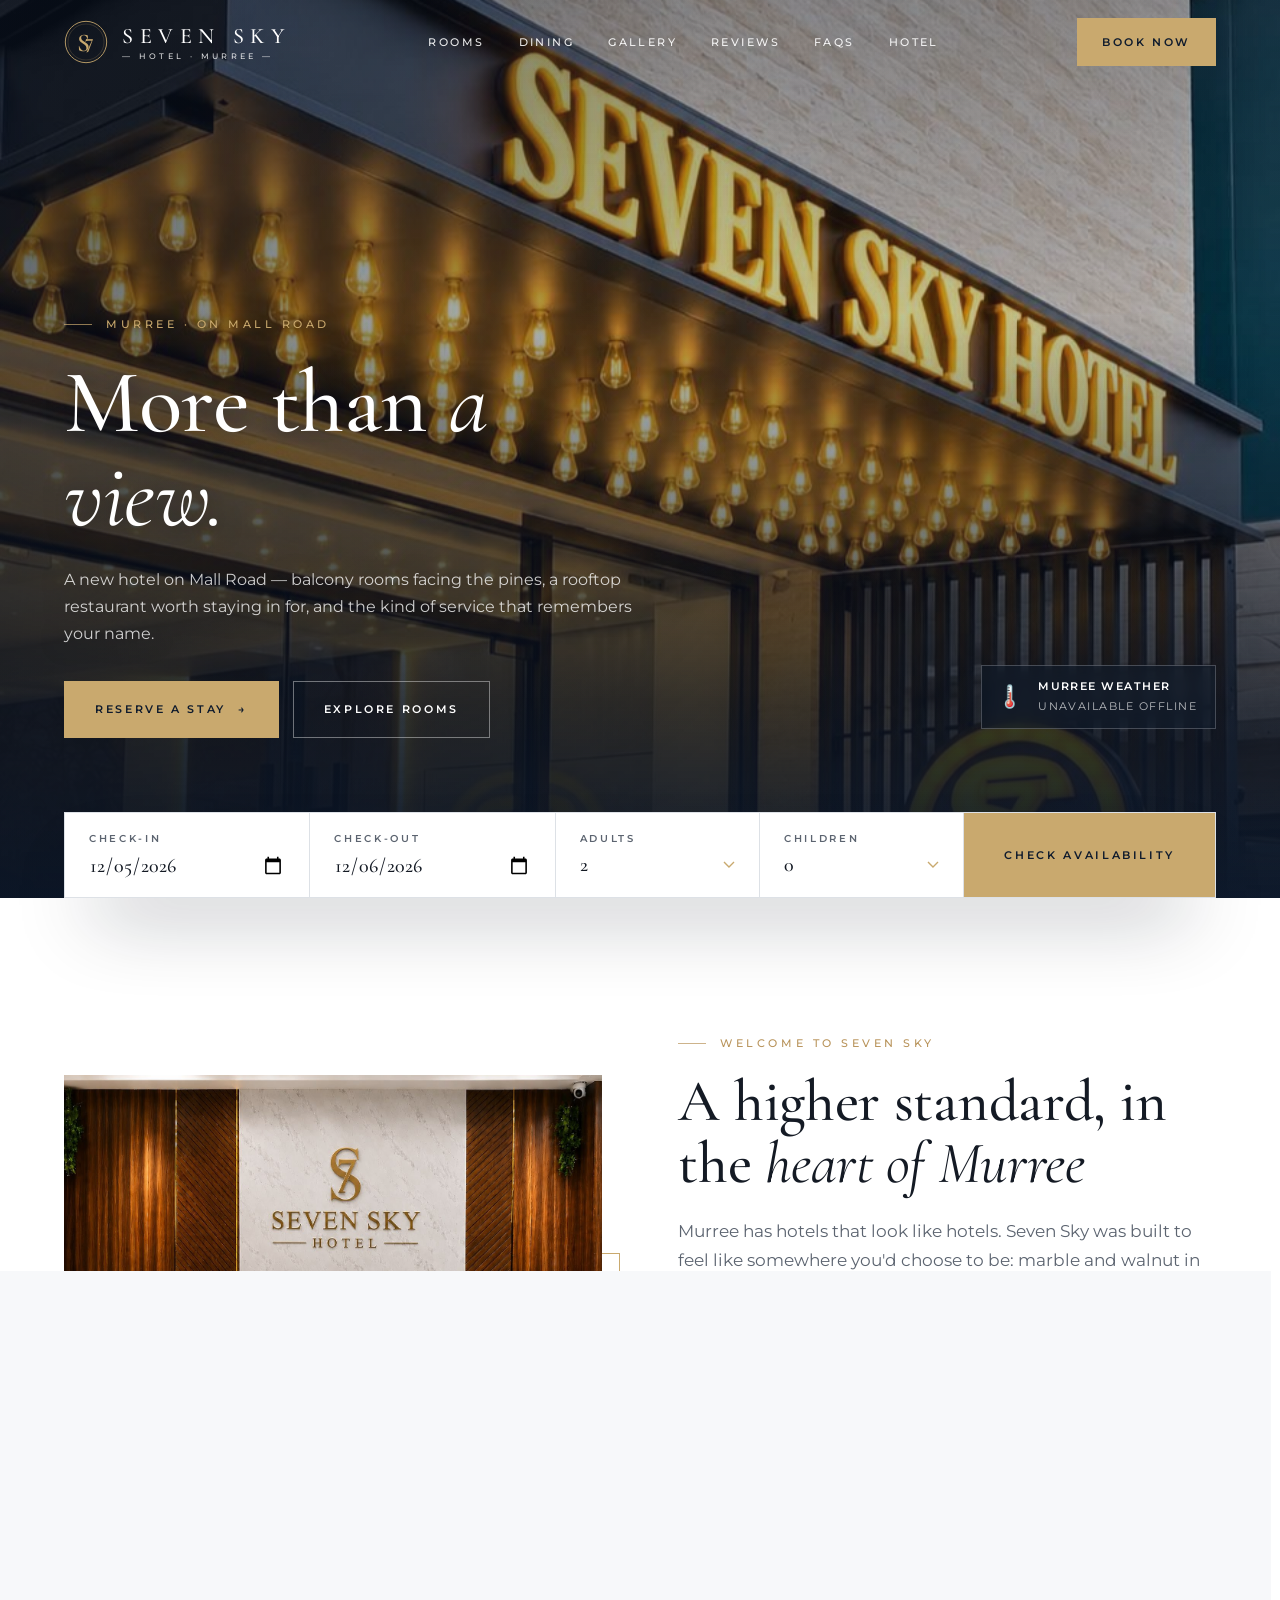
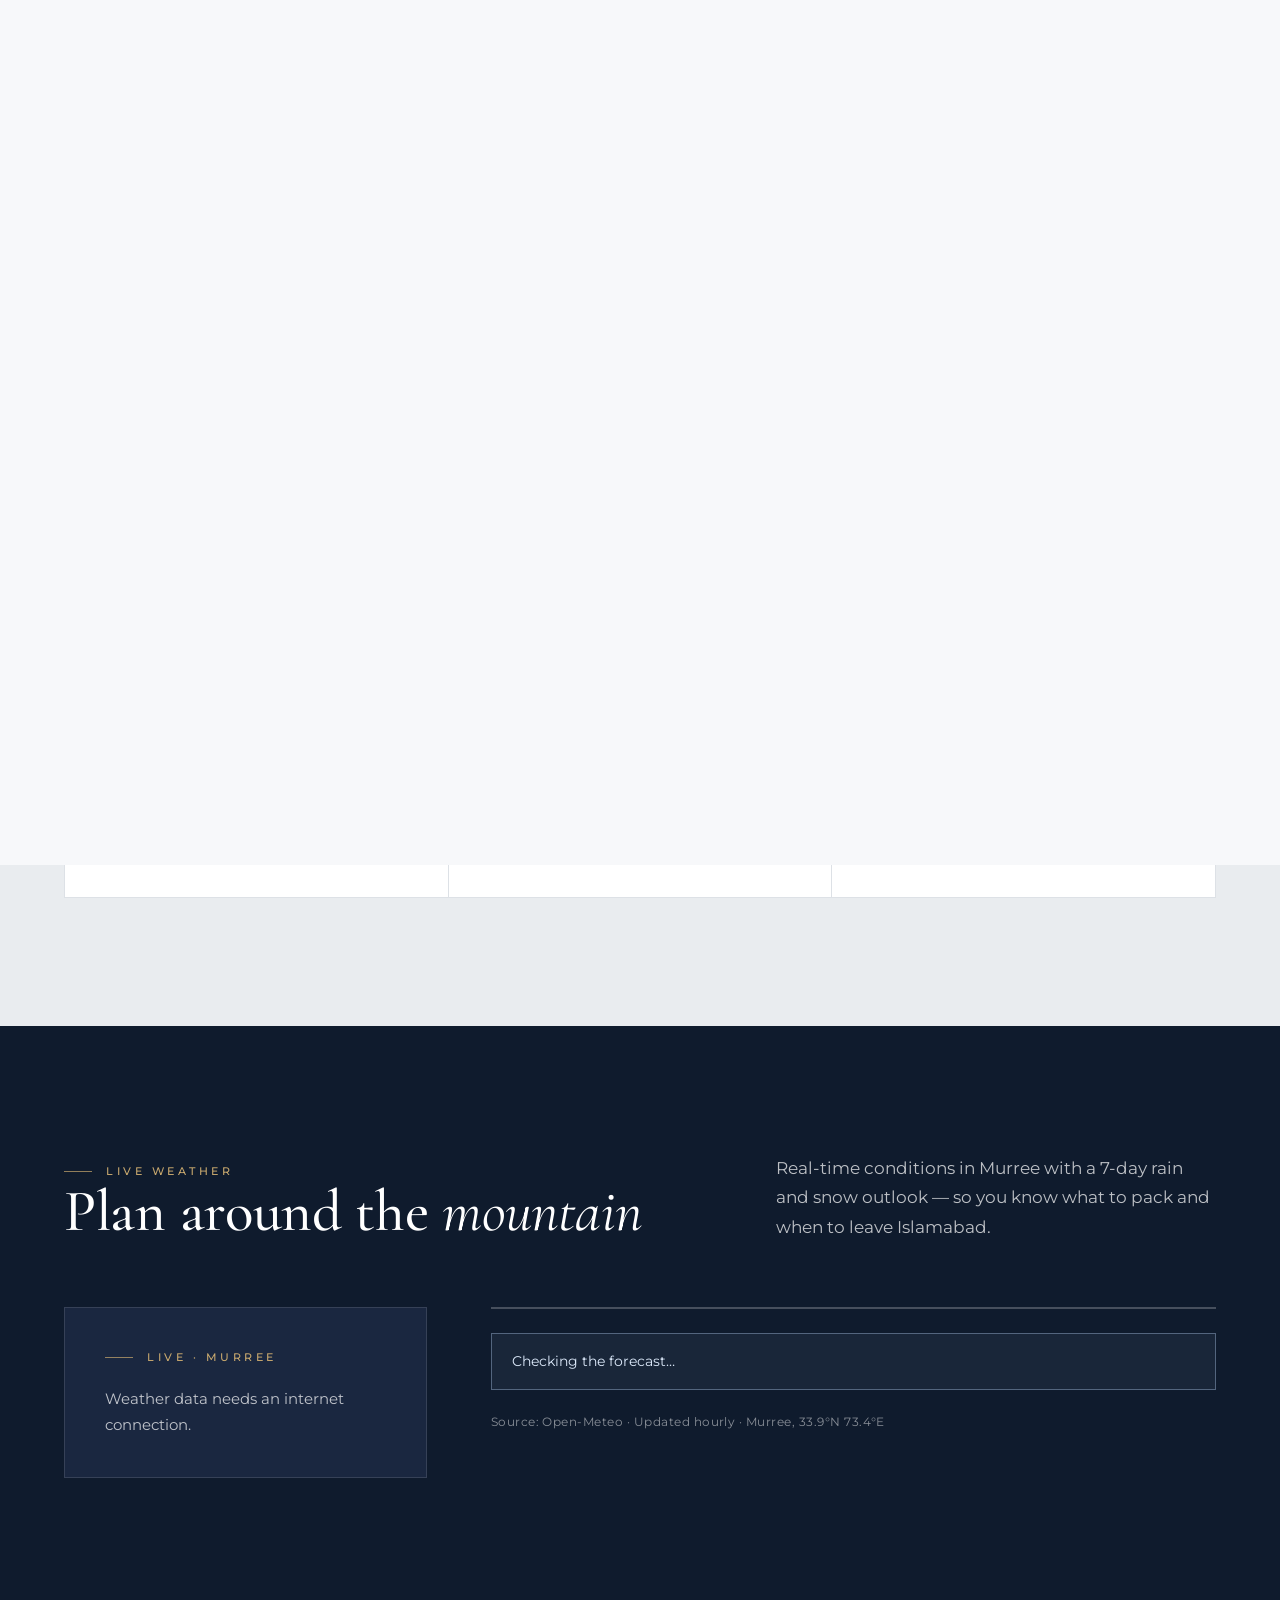
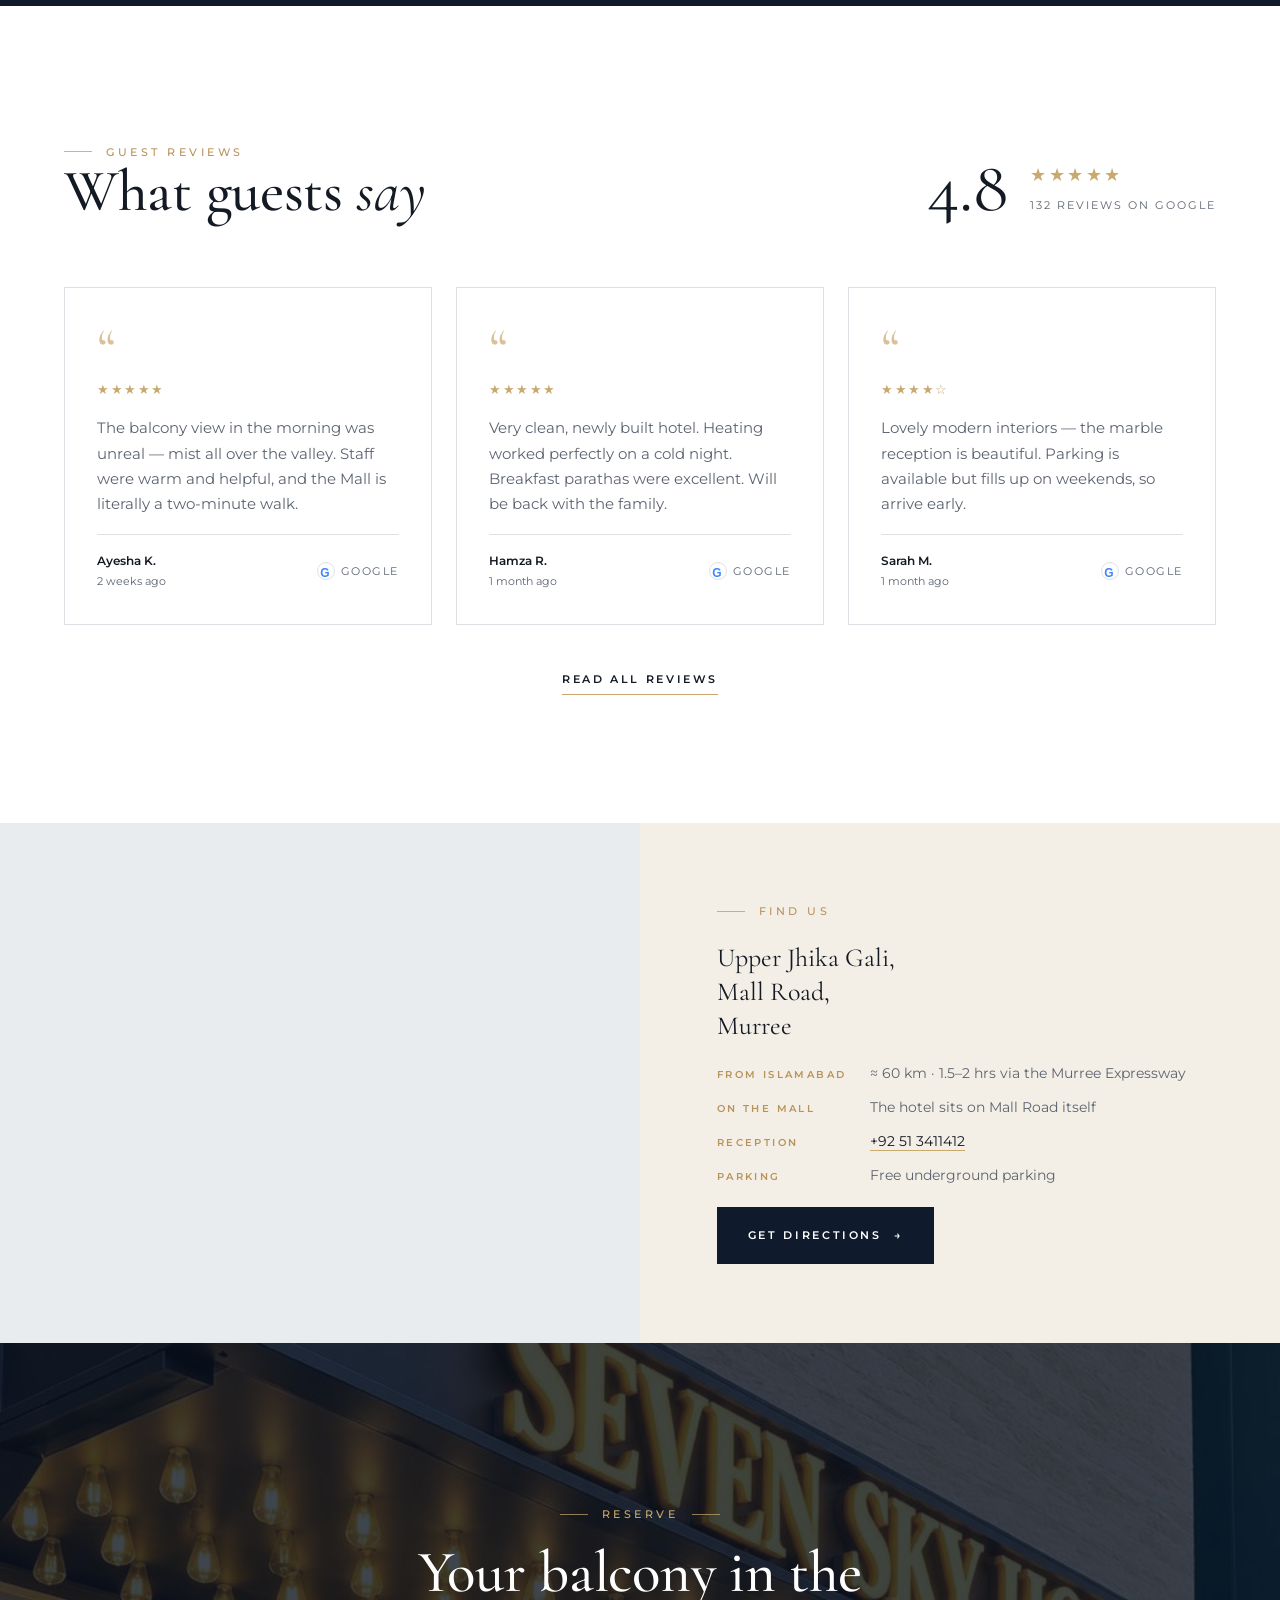
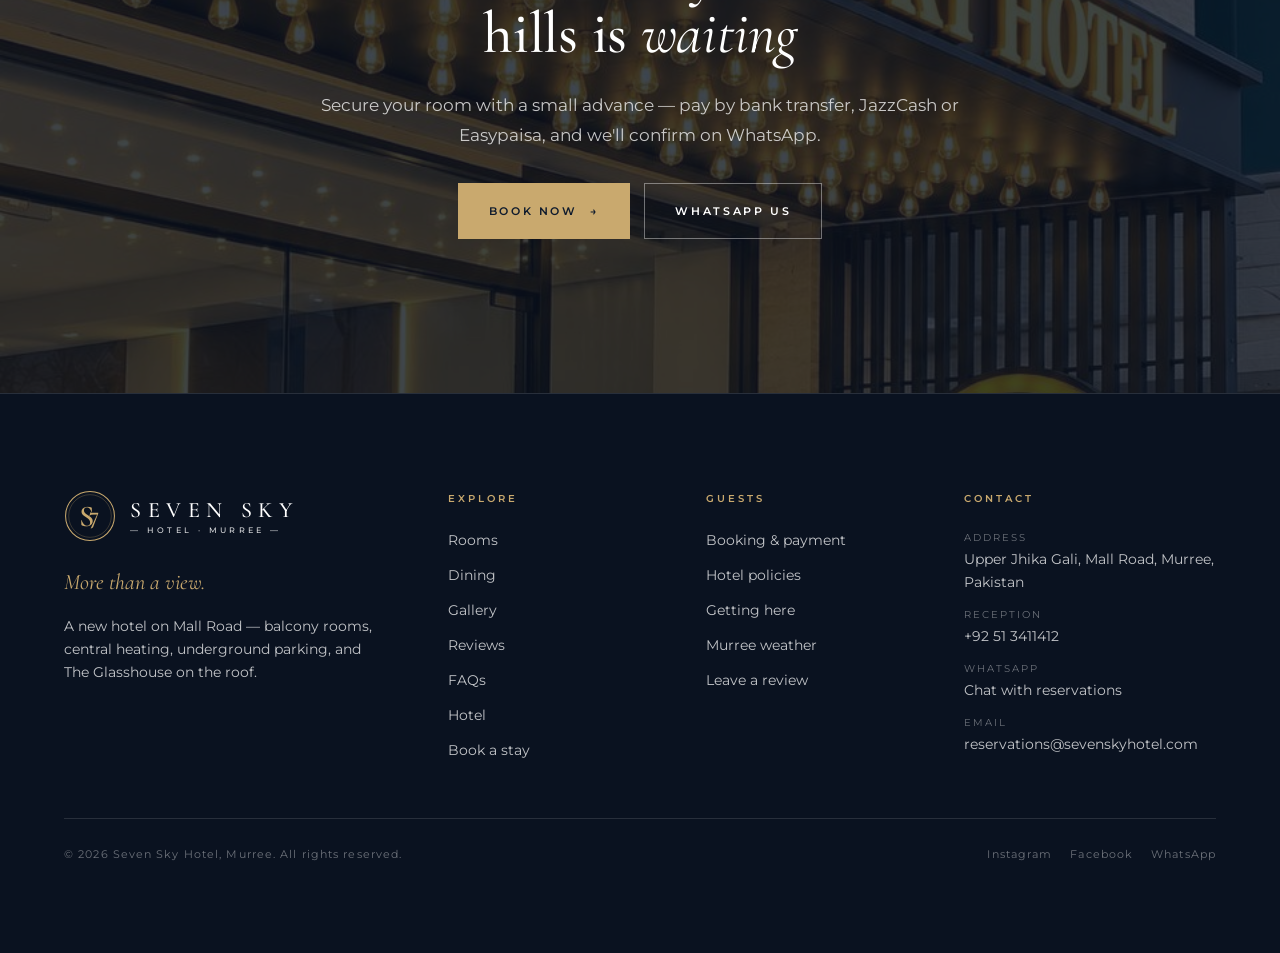
<file: index.html>
<!DOCTYPE html>
<html lang="en">
<head>
<meta charset="UTF-8">
<meta name="viewport" content="width=device-width, initial-scale=1.0">
<title>Seven Sky Hotel — More Than a View · Mall Road, Murree</title>
<meta name="description" content="Seven Sky Hotel, Murree: a new hotel on Mall Road with balcony rooms, central heating, underground parking and The Glasshouse rooftop restaurant.">
<link rel="preconnect" href="https://fonts.googleapis.com"><link rel="preconnect" href="https://fonts.gstatic.com" crossorigin>
<link href="https://fonts.googleapis.com/css2?family=Cormorant+Garamond:ital,wght@0,400;0,500;0,600;1,400;1,500&family=Montserrat:wght@400;500;600&display=swap" rel="stylesheet">
<link rel="stylesheet" href="assets/css/style.css">
</head>
<body data-page="home">
<header id="nav"></header>

<!-- ===== HERO ===== -->
<section class="hero">
  <div class="media"><img src="assets/img/entrance.jpg" alt="Seven Sky Hotel entrance lit up in the evening" fetchpriority="high"></div>
  <div class="wrap">
    <div class="eyebrow">Murree · On Mall Road</div>
    <h1>More than <em>a view.</em></h1>
    <p>A new hotel on Mall Road — balcony rooms facing the pines, a rooftop restaurant worth staying in for, and the kind of service that remembers your name.</p>
    <div class="actions"><a class="btn btn-gold" href="book.html">Reserve a stay <span class="arr">→</span></a><a class="btn btn-outline" href="rooms.html">Explore rooms</a></div>
  </div>
  <div class="side"><div class="wx-chip" id="wx-chip"><span class="ico">🌡️</span><span class="d"><b>Murree now</b>loading…</span></div></div>
  <div class="scroll">Scroll</div>
</section>

<!-- ===== BOOKING BAR ===== -->
<div class="wrap book-bar">
  <form id="book-bar" action="book.html" method="get">
    <div class="f"><label>Check-in</label><input type="date" name="checkin" required></div>
    <div class="f"><label>Check-out</label><input type="date" name="checkout" required></div>
    <div class="f"><label>Adults</label><select name="adults"><option>1</option><option selected>2</option><option>3</option><option>4</option><option>5</option><option>6</option></select></div>
    <div class="f"><label>Children</label><select name="children"><option selected>0</option><option>1</option><option>2</option><option>3</option><option>4</option></select></div>
    <button class="btn btn-gold" type="submit">Check availability</button>
  </form>
</div>

<!-- ===== INTRO ===== -->
<section class="sec white">
  <div class="wrap">
    <div class="intro-grid">
      <div class="frame rv"><img src="assets/img/reception.jpg" alt="Marble reception desk with the Seven Sky monogram"><div class="badge"><b>2<i>min</i></b><span>walk to the Mall</span></div></div>
      <div class="text rv d2">
        <div class="eyebrow">Welcome to Seven Sky</div>
        <h2>A higher standard, in the <em>heart of Murree</em></h2>
        <p class="lead">Murree has hotels that look like hotels. Seven Sky was built to feel like somewhere you'd choose to be: marble and walnut in the lobby, warm light in the corridors, and a balcony on every room where the valley opens up in front of you.</p>
        <p class="lead">We're on Mall Road at Upper Jhika Gali — the promenade on your doorstep, Kashmir Point ten minutes away, and underground parking so your car never sees the snow.</p>
        <a class="btn btn-dark" href="about.html">About the hotel <span class="arr">→</span></a>
      </div>
    </div>
    <div class="stats rv">
      <div><b>100<i>%</i></b><span>Rooms with balcony</span></div>
      <div><b>24<i>h</i></b><span>Central heating & room service</span></div>
      <div><b>1</b><span>Rooftop restaurant</span></div>
      <div><b>★</b><span>Underground parking</span></div>
    </div>
  </div>
</section>

<!-- ===== ROOMS ===== -->
<section class="sec dark" id="rooms">
  <div class="wrap">
    <div class="sec-head split rv"><div><div class="eyebrow">Rooms & suites</div><h2>Rest, with a <em>view</em></h2></div><a class="link" href="rooms.html">View all rooms</a></div>
    <div class="rooms-grid" id="home-rooms"></div>
  </div>
</section>

<!-- ===== DINING ===== -->
<section class="duo dark-2" id="dining">
  <div class="media rv"><div class="ph"><span>The Glasshouse — rooftop dining room (photo needed)</span></div></div>
  <div class="text rv d2">
    <div class="eyebrow">The Glasshouse by Seven Sky</div>
    <h2>Rooftop dining, <em>elevated</em></h2>
    <p class="lead">From halwa puri at breakfast to a BBQ platter after dark, our rooftop kitchen cooks the food Murree is loved for — with care, good ingredients, and a proper cup of chai, with the hills on three sides.</p>
    <ul class="menu-list" id="home-menu"></ul>
    <a class="btn btn-outline" href="dining.html">See the menu <span class="arr">→</span></a>
  </div>
</section>

<!-- ===== EXPLORE ===== -->
<section class="sec mist">
  <div class="wrap">
    <div class="sec-head center rv"><div class="eyebrow center">Explore Murree</div><h2>Everything is <em>close</em></h2><p class="lead">The Mall is on your doorstep, the viewpoints are ten minutes away, and the hill stations beyond are an easy morning's drive.</p></div>
    <div class="explore-grid rv" id="explore"></div>
  </div>
</section>

<!-- ===== WEATHER ===== -->
<section class="sec dark" id="weather">
  <div class="wrap">
    <div class="sec-head split rv"><div><div class="eyebrow">Live weather</div><h2>Plan around the <em>mountain</em></h2></div><p class="lead" style="max-width:40ch">Real-time conditions in Murree with a 7-day rain and snow outlook — so you know what to pack and when to leave Islamabad.</p></div>
    <div class="wx rv">
      <div class="wx-now" id="wx-now"><div class="eyebrow">Live · Murree</div><p style="margin-top:20px">Loading current conditions…</p></div>
      <div><div class="wx-days" id="wx-days"></div><div class="wx-alert" id="wx-alert">Checking the forecast…</div><div class="wx-note">Source: Open-Meteo · Updated hourly · Murree, 33.9°N 73.4°E</div></div>
    </div>
  </div>
</section>

<!-- ===== REVIEWS ===== -->
<section class="sec white" id="reviews">
  <div class="wrap">
    <div class="sec-head split rv"><div><div class="eyebrow">Guest reviews</div><h2>What guests <em>say</em></h2></div>
      <div class="rating-summary"><div class="num">4.8</div><div><div class="stars">★★★★★</div><small>132 reviews on Google</small></div></div></div>
    <div class="reviews-grid" id="home-reviews"></div>
    <div class="center" style="margin-top:40px"><a class="link" href="reviews.html">Read all reviews</a></div>
  </div>
</section>

<!-- ===== LOCATION ===== -->
<section class="loc ivory" id="location">
  <div class="map"><iframe title="Map" loading="lazy" referrerpolicy="no-referrer-when-downgrade" src="https://www.google.com/maps?q=Seven+Sky+Hotel+Abid+Majeed+Road+Murree&output=embed"></iframe></div>
  <div class="text rv">
    <div class="eyebrow">Find us</div>
    <address>Upper Jhika Gali,<br>Mall Road,<br>Murree</address>
    <dl>
      <dt>From Islamabad</dt><dd>≈ 60 km · 1.5–2 hrs via the Murree Expressway</dd>
      <dt>On the Mall</dt><dd>The hotel sits on Mall Road itself</dd>
      <dt>Reception</dt><dd><a href="tel:+92513411412">+92 51 3411412</a></dd>
      <dt>Parking</dt><dd>Free underground parking</dd>
    </dl>
    <div><a class="btn btn-dark" href="https://www.google.com/maps/search/?api=1&query=Seven+Sky+Hotel+Abid+Majeed+Road+Murree" target="_blank" rel="noopener">Get directions <span class="arr">→</span></a></div>
  </div>
</section>

<!-- ===== CTA ===== -->
<section class="cta">
  <div class="bg"><img src="assets/img/entrance-wide.jpg" alt=""></div>
  <div class="wrap rv">
    <div class="eyebrow center" style="color:var(--champagne)">Reserve</div>
    <h2>Your balcony in the hills is <em>waiting</em></h2>
    <p class="lead" style="margin:0 auto;color:rgba(255,255,255,.75)">Secure your room with a small advance — pay by bank transfer, JazzCash or Easypaisa, and we'll confirm on WhatsApp.</p>
    <div class="actions"><a class="btn btn-gold" href="book.html">Book now <span class="arr">→</span></a><a class="btn btn-outline" href="https://wa.me/923001234567" target="_blank" rel="noopener">WhatsApp us</a></div>
  </div>
</section>

<footer id="footer"></footer>
<script src="assets/js/data.js"></script>
<script src="assets/js/main.js"></script>
</body>
</html>
</file>
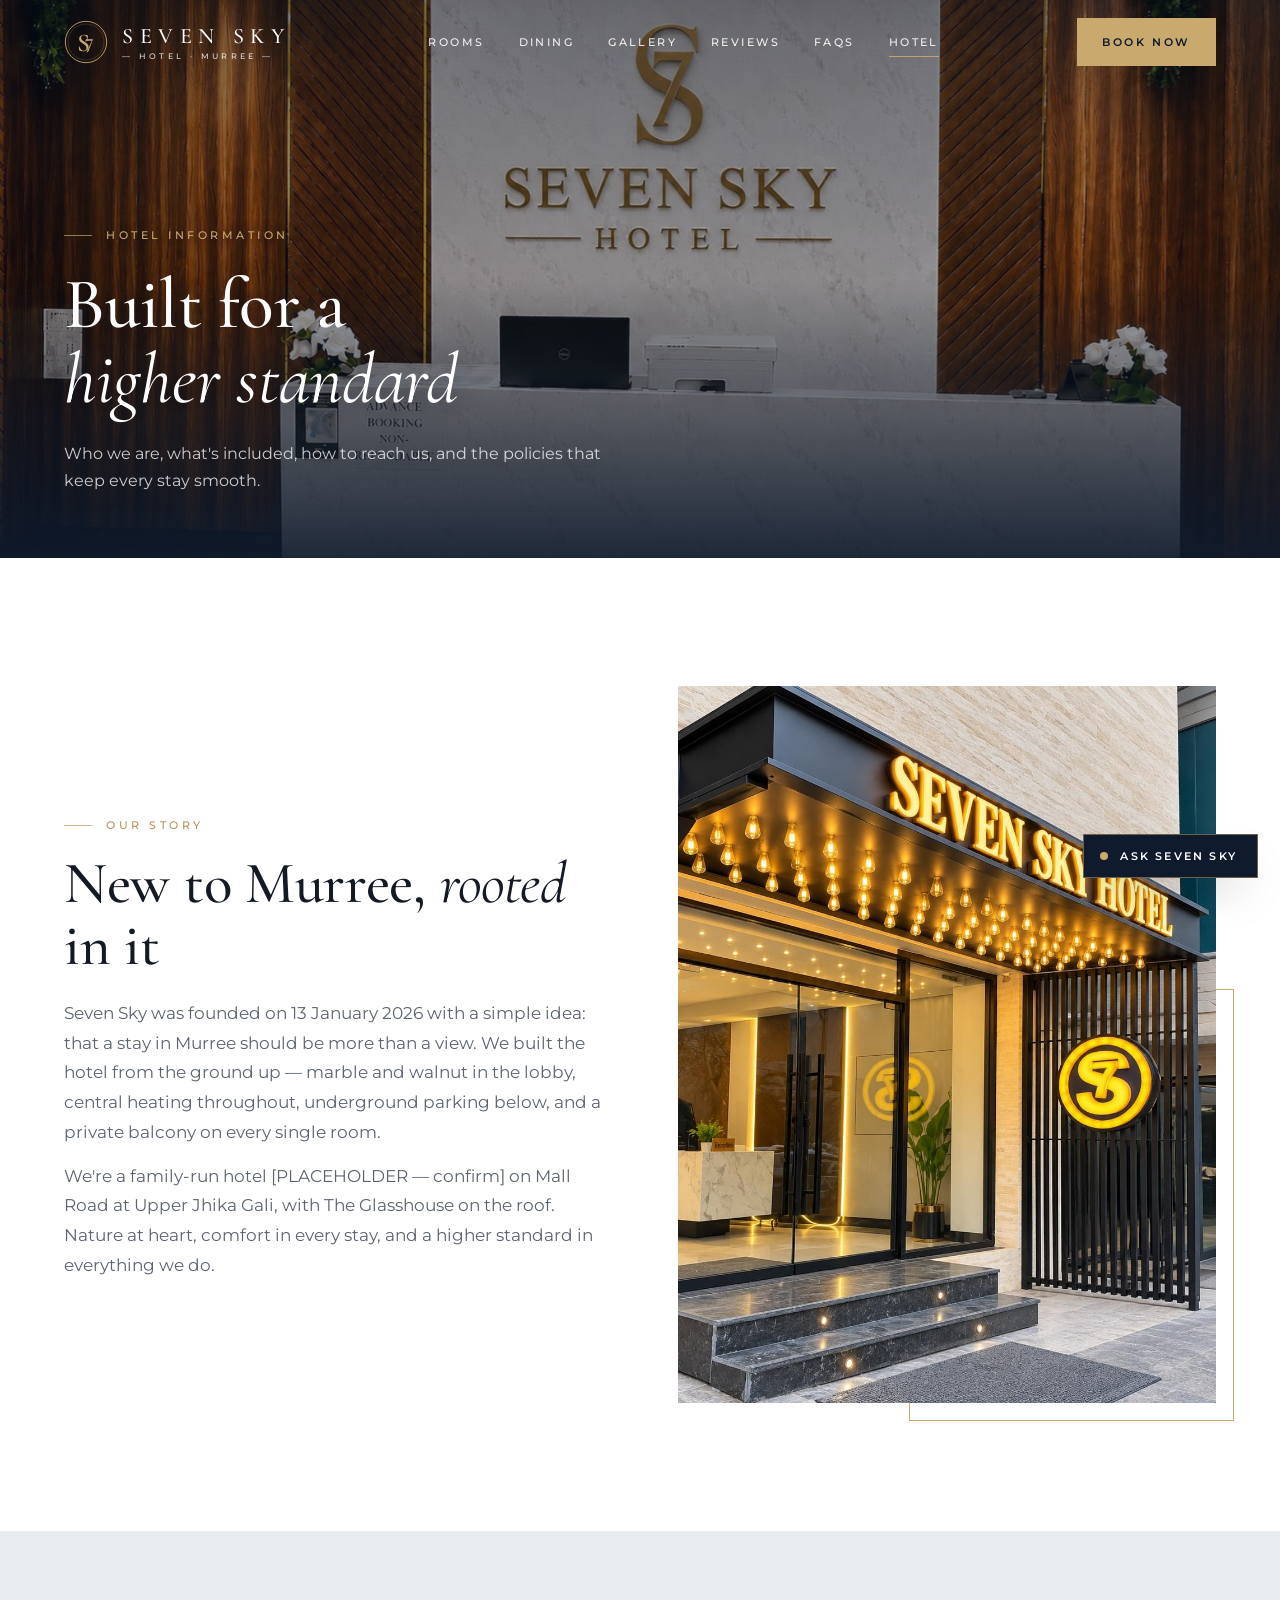
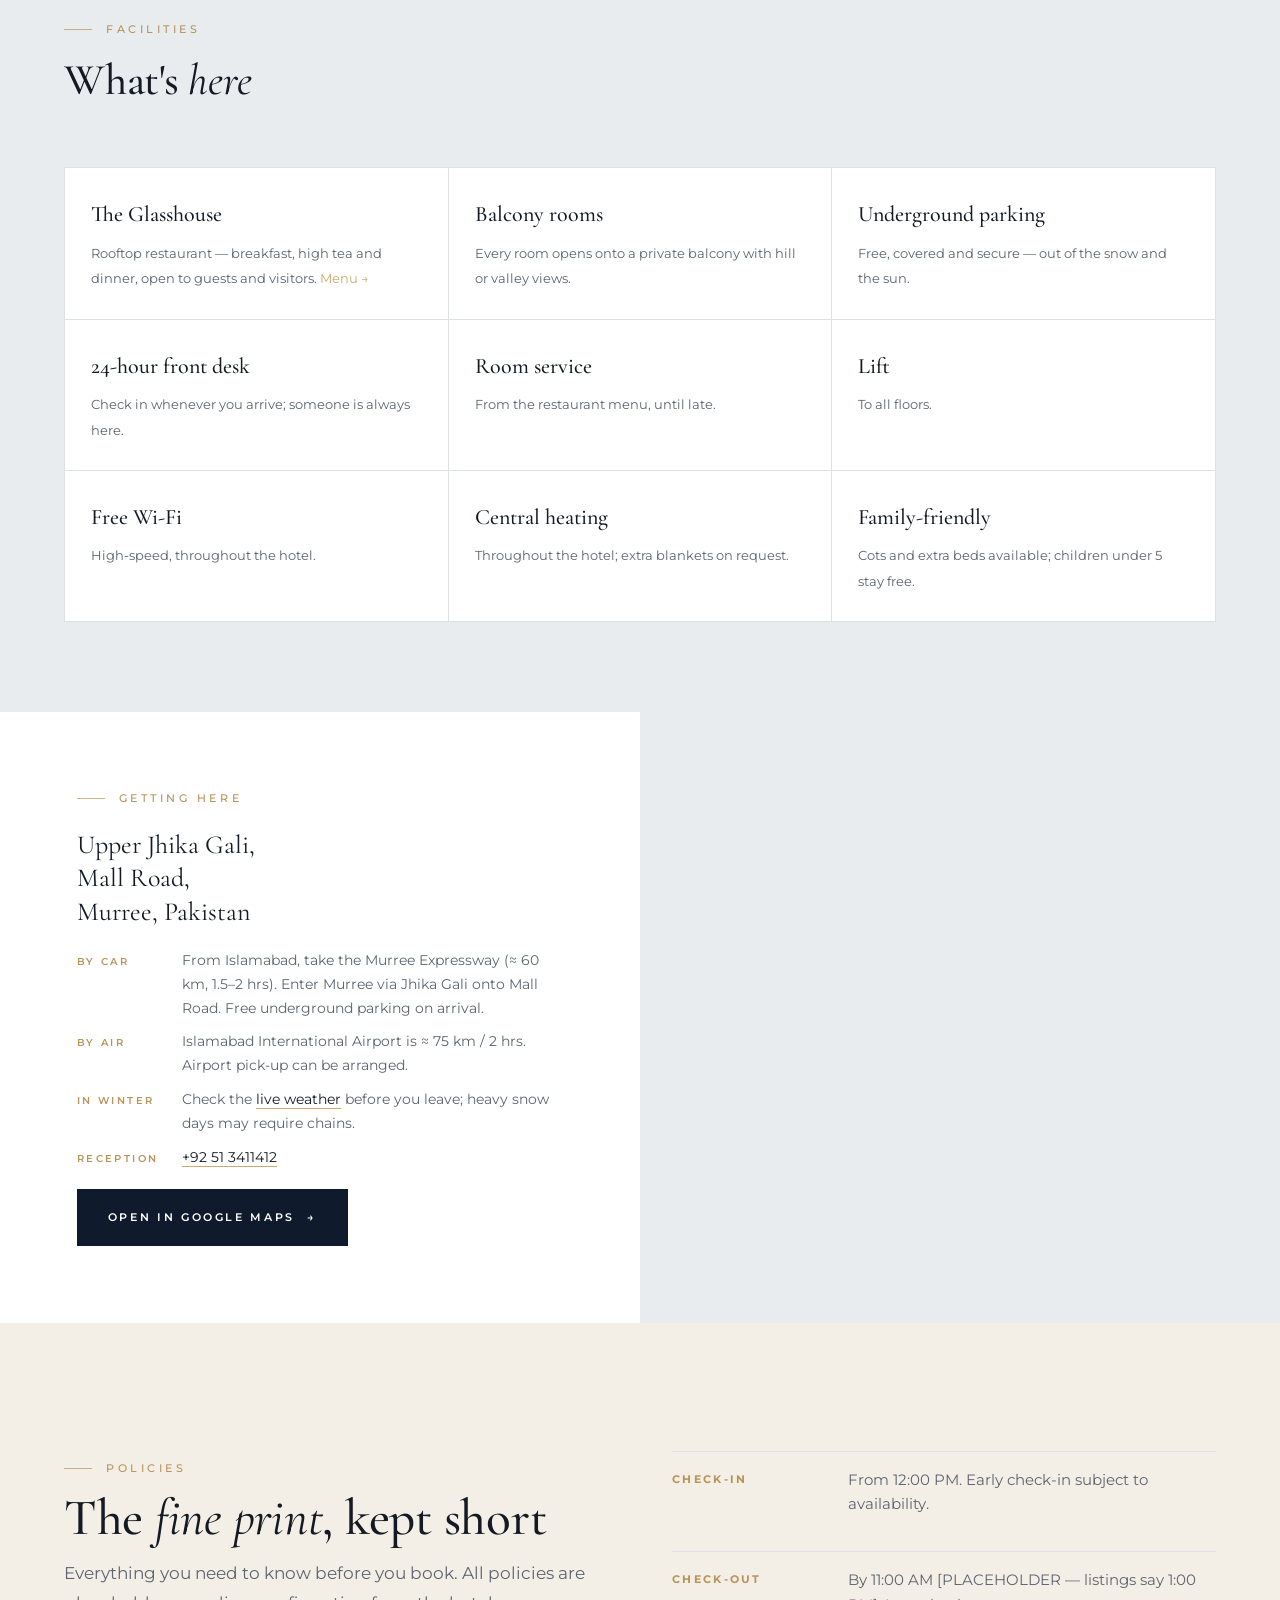
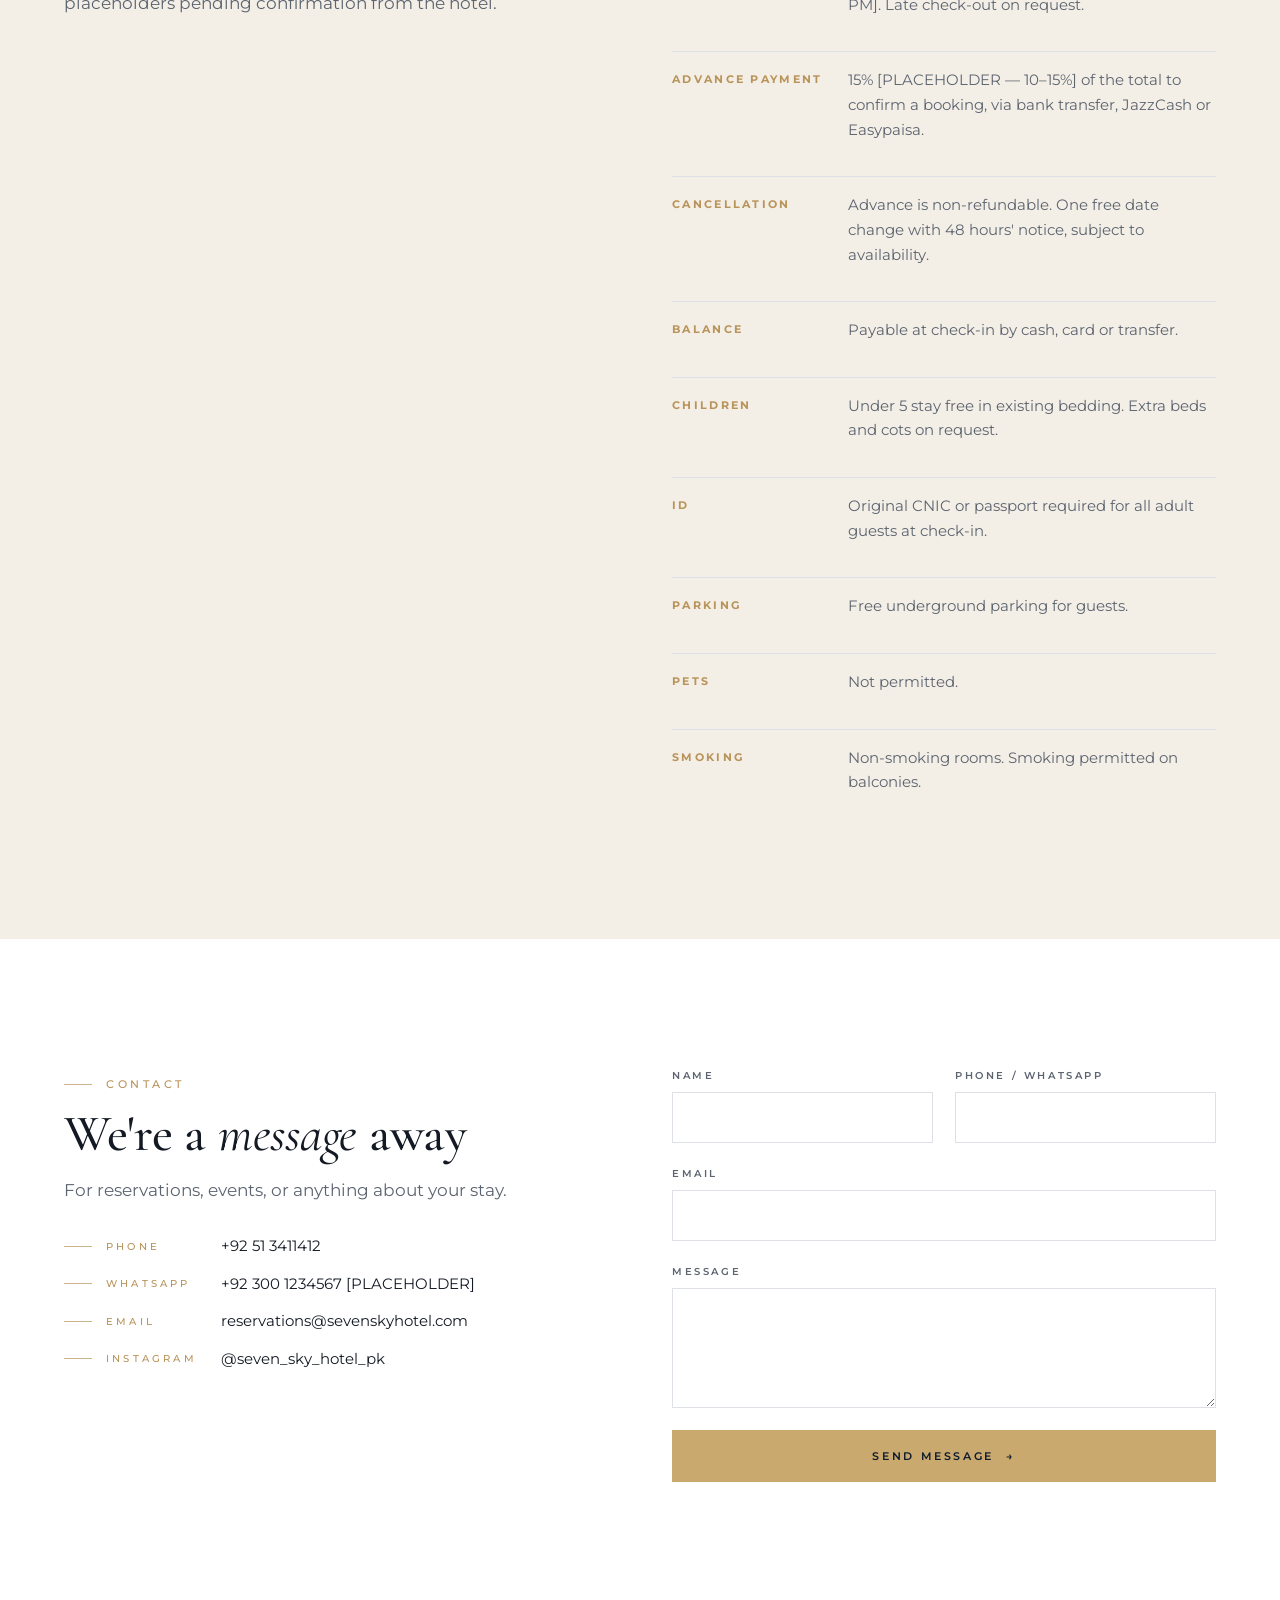
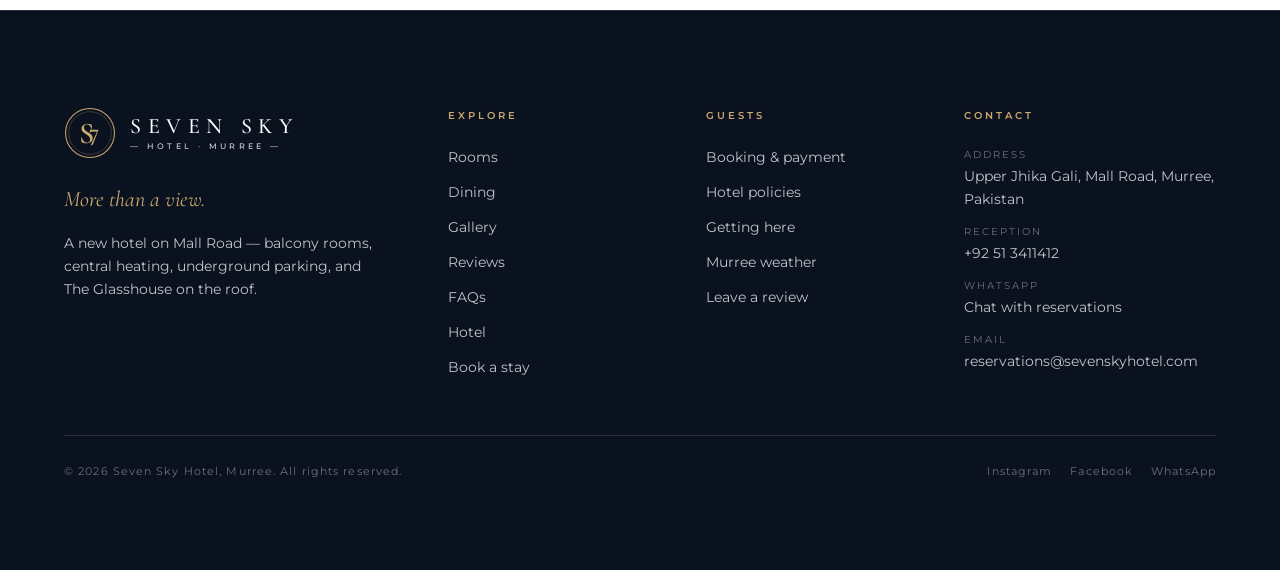
<file: about.html>
<!DOCTYPE html>
<html lang="en">
<head>
<meta charset="UTF-8">
<meta name="viewport" content="width=device-width, initial-scale=1.0">
<title>About the Hotel — Seven Sky Hotel, Murree</title>
<link rel="preconnect" href="https://fonts.googleapis.com"><link rel="preconnect" href="https://fonts.gstatic.com" crossorigin>
<link href="https://fonts.googleapis.com/css2?family=Cormorant+Garamond:ital,wght@0,400;0,500;0,600;1,400;1,500&family=Montserrat:wght@400;500;600&display=swap" rel="stylesheet">
<link rel="stylesheet" href="assets/css/style.css">
</head>
<body data-page="about">
<header id="nav"></header>

<section class="hero inner">
  <div class="media"><img src="assets/img/reception.jpg" alt="Seven Sky Hotel reception" style="object-position:center 40%"></div>
  <div class="wrap"><div class="eyebrow">Hotel information</div><h1>Built for a <em>higher standard</em></h1><p>Who we are, what's included, how to reach us, and the policies that keep every stay smooth.</p></div>
</section>

<section class="sec white">
  <div class="wrap intro-grid">
    <div class="text rv">
      <div class="eyebrow">Our story</div>
      <h2>New to Murree, <em>rooted</em> in it</h2>
      <p class="lead">Seven Sky was founded on 13 January 2026 with a simple idea: that a stay in Murree should be more than a view. We built the hotel from the ground up — marble and walnut in the lobby, central heating throughout, underground parking below, and a private balcony on every single room.</p>
      <p class="lead">We're a family-run hotel [PLACEHOLDER — confirm] on Mall Road at Upper Jhika Gali, with The Glasshouse on the roof. Nature at heart, comfort in every stay, and a higher standard in everything we do.</p>
    </div>
    <div class="frame portrait rv d2"><img src="assets/img/entrance.jpg" alt="Hotel entrance"></div>
  </div>
</section>

<section class="sec mist tight">
  <div class="wrap">
    <div class="sec-head rv"><div class="eyebrow">Facilities</div><h2 style="font-size:clamp(30px,3.6vw,44px)">What's <em>here</em></h2></div>
    <div class="fac-grid rv">
      <div><b>The Glasshouse</b><span>Rooftop restaurant — breakfast, high tea and dinner, open to guests and visitors. <a href="dining.html" class="gold">Menu →</a></span></div>
      <div><b>Balcony rooms</b><span>Every room opens onto a private balcony with hill or valley views.</span></div>
      <div><b>Underground parking</b><span>Free, covered and secure — out of the snow and the sun.</span></div>
      <div><b>24-hour front desk</b><span>Check in whenever you arrive; someone is always here.</span></div>
      <div><b>Room service</b><span>From the restaurant menu, until late.</span></div>
      <div><b>Lift</b><span>To all floors.</span></div>
      <div><b>Free Wi-Fi</b><span>High-speed, throughout the hotel.</span></div>
      <div><b>Central heating</b><span>Throughout the hotel; extra blankets on request.</span></div>
      <div><b>Family-friendly</b><span>Cots and extra beds available; children under 5 stay free.</span></div>
    </div>
  </div>
</section>

<section class="loc white" id="location">
  <div class="text rv">
    <div class="eyebrow">Getting here</div>
    <address>Upper Jhika Gali,<br>Mall Road,<br>Murree, Pakistan</address>
    <dl>
      <dt>By car</dt><dd>From Islamabad, take the Murree Expressway (≈ 60 km, 1.5–2 hrs). Enter Murree via Jhika Gali onto Mall Road. Free underground parking on arrival.</dd>
      <dt>By air</dt><dd>Islamabad International Airport is ≈ 75 km / 2 hrs. Airport pick-up can be arranged.</dd>
      <dt>In winter</dt><dd>Check the <a href="index.html#weather">live weather</a> before you leave; heavy snow days may require chains.</dd>
      <dt>Reception</dt><dd><a href="tel:+92513411412">+92 51 3411412</a></dd>
    </dl>
    <div><a class="btn btn-dark" href="https://www.google.com/maps/search/?api=1&query=Seven+Sky+Hotel+Abid+Majeed+Road+Murree" target="_blank" rel="noopener">Open in Google Maps <span class="arr">→</span></a></div>
  </div>
  <div class="map"><iframe title="Map" loading="lazy" referrerpolicy="no-referrer-when-downgrade" src="https://www.google.com/maps?q=Seven+Sky+Hotel+Abid+Majeed+Road+Murree&output=embed"></iframe></div>
</section>

<section class="sec ivory" id="policies">
  <div class="wrap two">
    <div><div class="eyebrow">Policies</div><h2 style="font-size:clamp(34px,4vw,54px);margin:14px 0 14px">The <em>fine print</em>, kept short</h2><p class="lead">Everything you need to know before you book. All policies are placeholders pending confirmation from the hotel.</p></div>
    <ul class="policy">
      <li><b>Check-in</b><span>From 12:00 PM. Early check-in subject to availability.</span></li>
      <li><b>Check-out</b><span>By 11:00 AM [PLACEHOLDER — listings say 1:00 PM]. Late check-out on request.</span></li>
      <li><b>Advance payment</b><span>15% [PLACEHOLDER — 10–15%] of the total to confirm a booking, via bank transfer, JazzCash or Easypaisa.</span></li>
      <li><b>Cancellation</b><span>Advance is non-refundable. One free date change with 48 hours' notice, subject to availability.</span></li>
      <li><b>Balance</b><span>Payable at check-in by cash, card or transfer.</span></li>
      <li><b>Children</b><span>Under 5 stay free in existing bedding. Extra beds and cots on request.</span></li>
      <li><b>ID</b><span>Original CNIC or passport required for all adult guests at check-in.</span></li>
      <li><b>Parking</b><span>Free underground parking for guests.</span></li>
      <li><b>Pets</b><span>Not permitted.</span></li>
      <li><b>Smoking</b><span>Non-smoking rooms. Smoking permitted on balconies.</span></li>
    </ul>
  </div>
</section>

<section class="sec white">
  <div class="wrap two">
    <div><div class="eyebrow">Contact</div><h2 style="font-size:clamp(34px,4vw,54px);margin:14px 0 14px">We're a <em>message</em> away</h2><p class="lead">For reservations, events, or anything about your stay.</p>
      <dl style="display:grid;grid-template-columns:auto 1fr;gap:12px 24px;font-size:15px;margin-top:28px"><dt class="eyebrow" style="font-size:10px">Phone</dt><dd><a href="tel:+92513411412">+92 51 3411412</a></dd><dt class="eyebrow" style="font-size:10px">WhatsApp</dt><dd><a href="https://wa.me/923001234567">+92 300 1234567 [PLACEHOLDER]</a></dd><dt class="eyebrow" style="font-size:10px">Email</dt><dd><a href="mailto:reservations@sevenskyhotel.com">reservations@sevenskyhotel.com</a></dd><dt class="eyebrow" style="font-size:10px">Instagram</dt><dd><a href="https://instagram.com/seven_sky_hotel_pk" target="_blank" rel="noopener">@seven_sky_hotel_pk</a></dd></dl>
    </div>
    <form class="form-grid" onsubmit="event.preventDefault();SS.toast('Message sent — we\'ll reply shortly.');this.reset()">
      <div class="field"><label>Name</label><input required></div>
      <div class="field"><label>Phone / WhatsApp</label><input type="tel" required></div>
      <div class="field full"><label>Email</label><input type="email" required></div>
      <div class="field full"><label>Message</label><textarea required></textarea></div>
      <div class="field full"><button class="btn btn-gold" type="submit">Send message <span class="arr">→</span></button></div>
    </form>
  </div>
</section>

<footer id="footer"></footer>
<script src="assets/js/data.js"></script>
<script src="assets/js/main.js"></script>
</body>
</html>
</file>
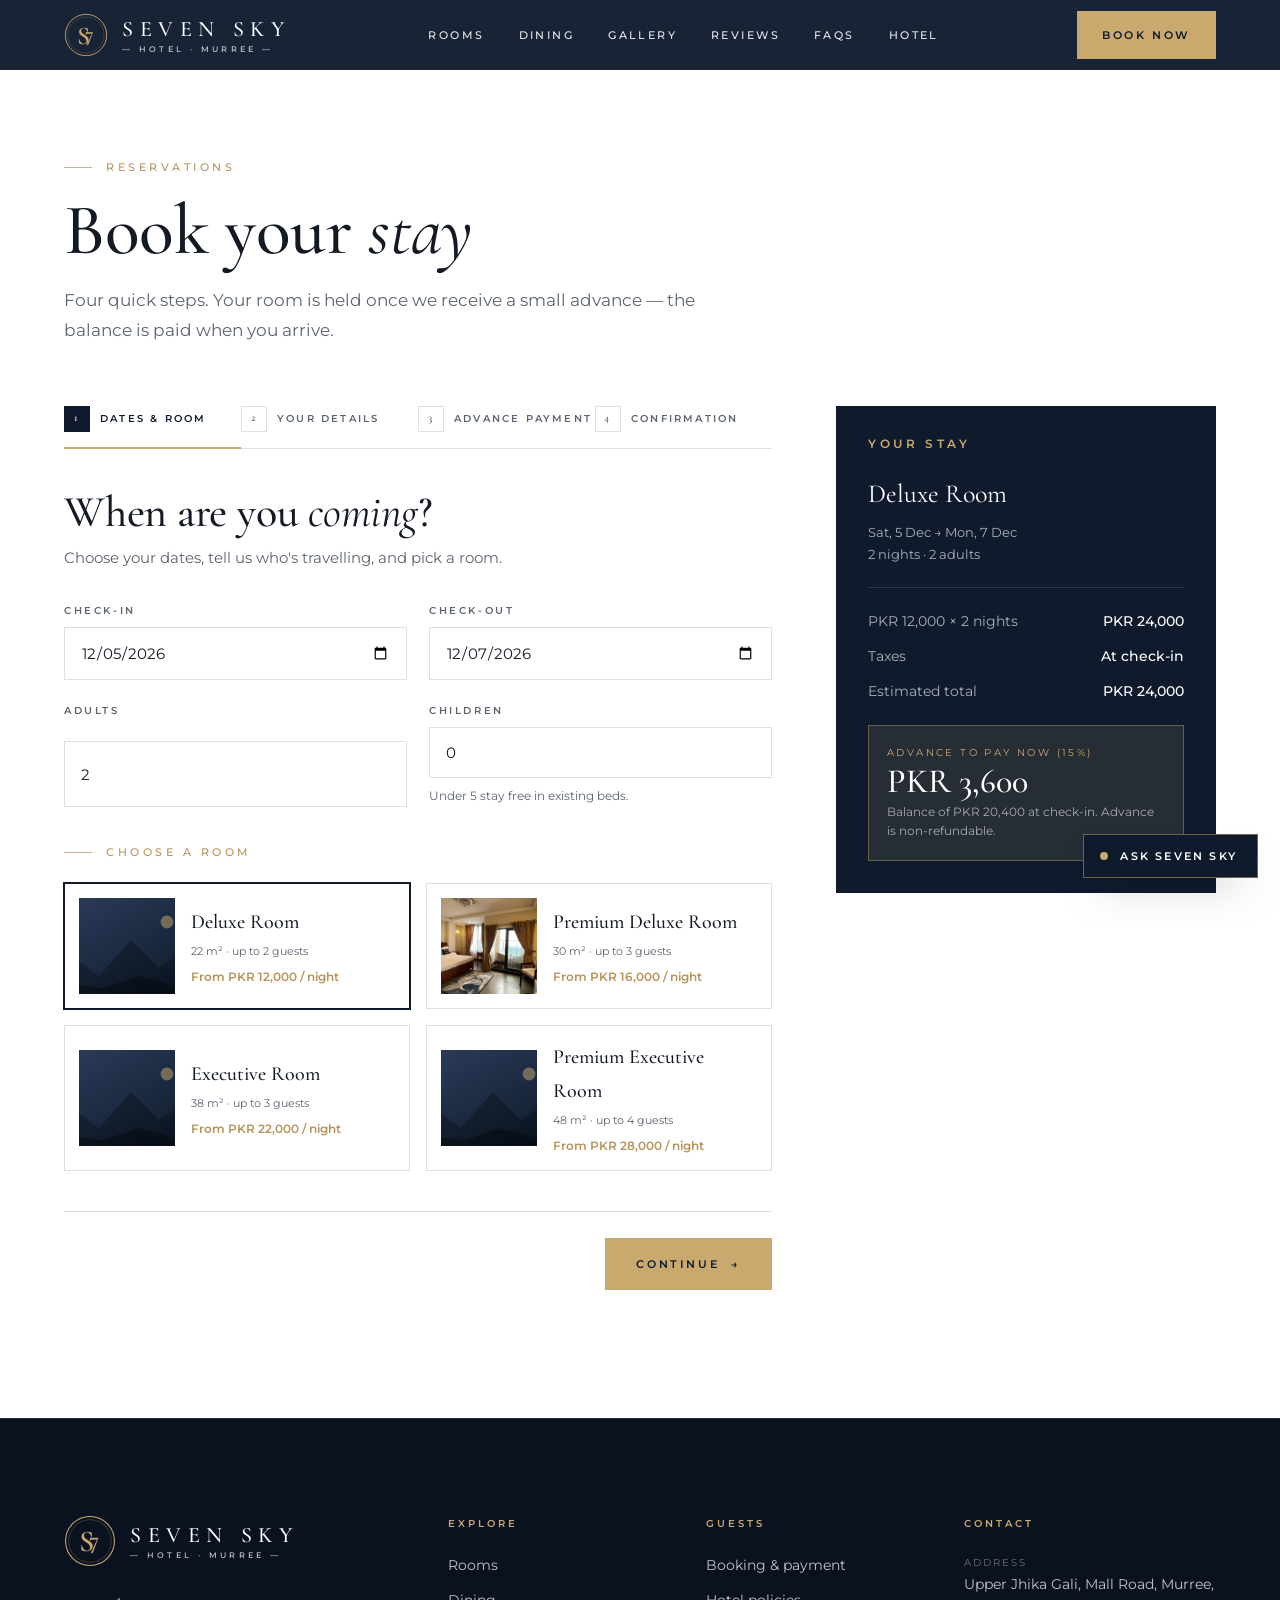
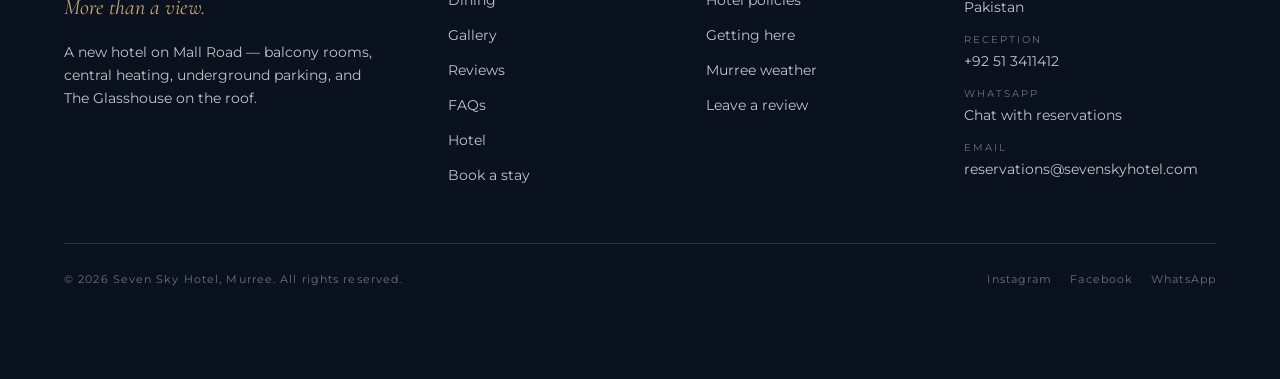
<file: book.html>
<!DOCTYPE html>
<html lang="en">
<head>
<meta charset="UTF-8">
<meta name="viewport" content="width=device-width, initial-scale=1.0">
<title>Book a Stay — Seven Sky Hotel, Murree</title>
<link rel="preconnect" href="https://fonts.googleapis.com"><link rel="preconnect" href="https://fonts.gstatic.com" crossorigin>
<link href="https://fonts.googleapis.com/css2?family=Cormorant+Garamond:ital,wght@0,400;0,500;0,600;1,400;1,500&family=Montserrat:wght@400;500;600&display=swap" rel="stylesheet">
<link rel="stylesheet" href="assets/css/style.css">
</head>
<body data-page="book">
<header id="nav" data-solid></header>

<section class="page-head white">
  <div class="wrap">
    <div class="eyebrow">Reservations</div>
    <h1>Book your <em>stay</em></h1>
    <p class="lead">Four quick steps. Your room is held once we receive a small advance — the balance is paid when you arrive.</p>
  </div>
</section>

<section class="sec white" style="padding-top:0" id="wizard-wrap">
  <div class="wrap">
    <div class="wizard" id="wizard">
      <div>
        <ul class="steps">
          <li data-step="1" class="on"><i>1</i><span>Dates & room</span></li>
          <li data-step="2"><i>2</i><span>Your details</span></li>
          <li data-step="3"><i>3</i><span>Advance payment</span></li>
          <li data-step="4"><i>4</i><span>Confirmation</span></li>
        </ul>

        <!-- STEP 1 -->
        <div class="step on" data-step="1">
          <h2>When are you <em>coming</em>?</h2>
          <p>Choose your dates, tell us who's travelling, and pick a room.</p>
          <div class="form-grid">
            <div class="field"><label>Check-in</label><input type="date" name="checkin" required></div>
            <div class="field"><label>Check-out</label><input type="date" name="checkout" required></div>
            <div class="field"><label>Adults</label><input type="number" name="adults" min="1" max="8" value="2"></div>
            <div class="field"><label>Children</label><input type="number" name="children" min="0" max="6" value="0"><div class="hint">Under 5 stay free in existing beds.</div></div>
          </div>
          <div class="eyebrow" style="margin-top:36px">Choose a room</div>
          <div class="room-pick" id="room-pick"></div>
          <div class="wiz-nav"><span></span><button class="btn btn-gold" data-go="2">Continue <span class="arr">→</span></button></div>
        </div>

        <!-- STEP 2 -->
        <div class="step" data-step="2">
          <h2>Who's <em>staying</em>?</h2>
          <p>We'll send your confirmation to the WhatsApp number and email you enter here.</p>
          <form class="form-grid" onsubmit="return false">
            <div class="field"><label>Full name</label><input name="name" required placeholder="As on your CNIC / passport"></div>
            <div class="field"><label>WhatsApp number</label><input name="phone" type="tel" required placeholder="+92 3xx xxxxxxx"></div>
            <div class="field"><label>Email</label><input name="email" type="email" required placeholder="you@example.com"></div>
            <div class="field"><label>CNIC / Passport (optional)</label><input name="cnic" placeholder="Speeds up check-in"></div>
            <div class="field full"><label>Special requests</label><textarea name="requests" placeholder="Early check-in, extra bed, airport pick-up, anniversary…"></textarea></div>
          </form>
          <div class="wiz-nav"><button class="back" data-go="1">← Back</button><button class="btn btn-gold" data-go="3">Continue to payment <span class="arr">→</span></button></div>
        </div>

        <!-- STEP 3 -->
        <div class="step" data-step="3">
          <h2>Secure your <em>room</em></h2>
          <p>Transfer the advance using any method below, then upload a screenshot or photo of the payment receipt. We verify manually and confirm within a few hours.</p>

          <div class="pay-tabs">
            <button type="button" class="on" data-m="bank">Bank transfer</button>
            <button type="button" data-m="jazz">JazzCash</button>
            <button type="button" data-m="easy">Easypaisa</button>
          </div>
          <div class="pay-pane on" data-m="bank"><div class="pay-box"><h4>Bank account details</h4>
            <dl><dt>Bank</dt><dd>[PLACEHOLDER] Meezan Bank</dd><dt>Title</dt><dd>Seven Sky Hotel</dd><dt>Account no.</dt><dd>0000 0000 0000 0000</dd><dt>IBAN</dt><dd>PK00 MEZN 0000 0000 0000 0000</dd><dt>Amount</dt><dd id="pay-amount">—</dd><dt>Reference</dt><dd id="pay-ref">—</dd></dl></div></div>
          <div class="pay-pane" data-m="jazz"><div class="pay-box"><h4>JazzCash</h4>
            <dl><dt>Number</dt><dd>[PLACEHOLDER] 0300 0000000</dd><dt>Title</dt><dd>Seven Sky Hotel</dd><dt>Amount</dt><dd>See summary</dd></dl></div></div>
          <div class="pay-pane" data-m="easy"><div class="pay-box"><h4>Easypaisa</h4>
            <dl><dt>Number</dt><dd>[PLACEHOLDER] 0300 0000000</dd><dt>Title</dt><dd>Seven Sky Hotel</dd><dt>Amount</dt><dd>See summary</dd></dl></div></div>

          <div class="eyebrow" style="margin-top:36px;margin-bottom:14px">Upload proof of payment</div>
          <div class="upload"><b>Drop your screenshot here</b><span>or click to choose · JPG, PNG or PDF · max 10 MB</span><input type="file" id="proof" accept="image/*,.pdf"></div>
          <label class="check"><input type="checkbox" id="agree"> I understand the advance payment is <b>non-refundable</b>, and that my booking is confirmed only after the hotel verifies the payment.</label>
          <div class="wiz-nav"><button class="back" data-go="2">← Back</button><button class="btn btn-gold" data-go="4">Submit booking <span class="arr">→</span></button></div>
        </div>

        <!-- STEP 4 -->
        <div class="step" data-step="4">
          <div class="confirm">
            <div class="ok">✓</div>
            <div class="eyebrow center">Request received</div>
            <div class="ref" id="conf-ref">SSH-0000</div>
            <p>Thank you — we've received your booking request and payment proof. Our team will verify the payment and send your confirmation to <b id="conf-email">your email</b> and WhatsApp, usually within a few hours.</p>
            <div class="next">
              <div><b>1. Verification</b><span>Reception checks the transfer against the reference above.</span></div>
              <div><b>2. Confirmation</b><span>You receive a confirmation message with your booking details.</span></div>
              <div><b>3. Arrival</b><span>Pay the balance at check-in. We'll have the heating on.</span></div>
            </div>
            <div style="display:flex;gap:12px;justify-content:center;flex-wrap:wrap"><a class="btn btn-dark" href="index.html">Back to home</a><a class="btn btn-ink" href="https://wa.me/923001234567" target="_blank" rel="noopener">Message us on WhatsApp</a></div>
          </div>
        </div>
      </div>

      <aside class="summary" id="summary"></aside>
    </div>
  </div>
</section>

<footer id="footer"></footer>
<script src="assets/js/data.js"></script>
<script src="assets/js/main.js"></script>
</body>
</html>
</file>
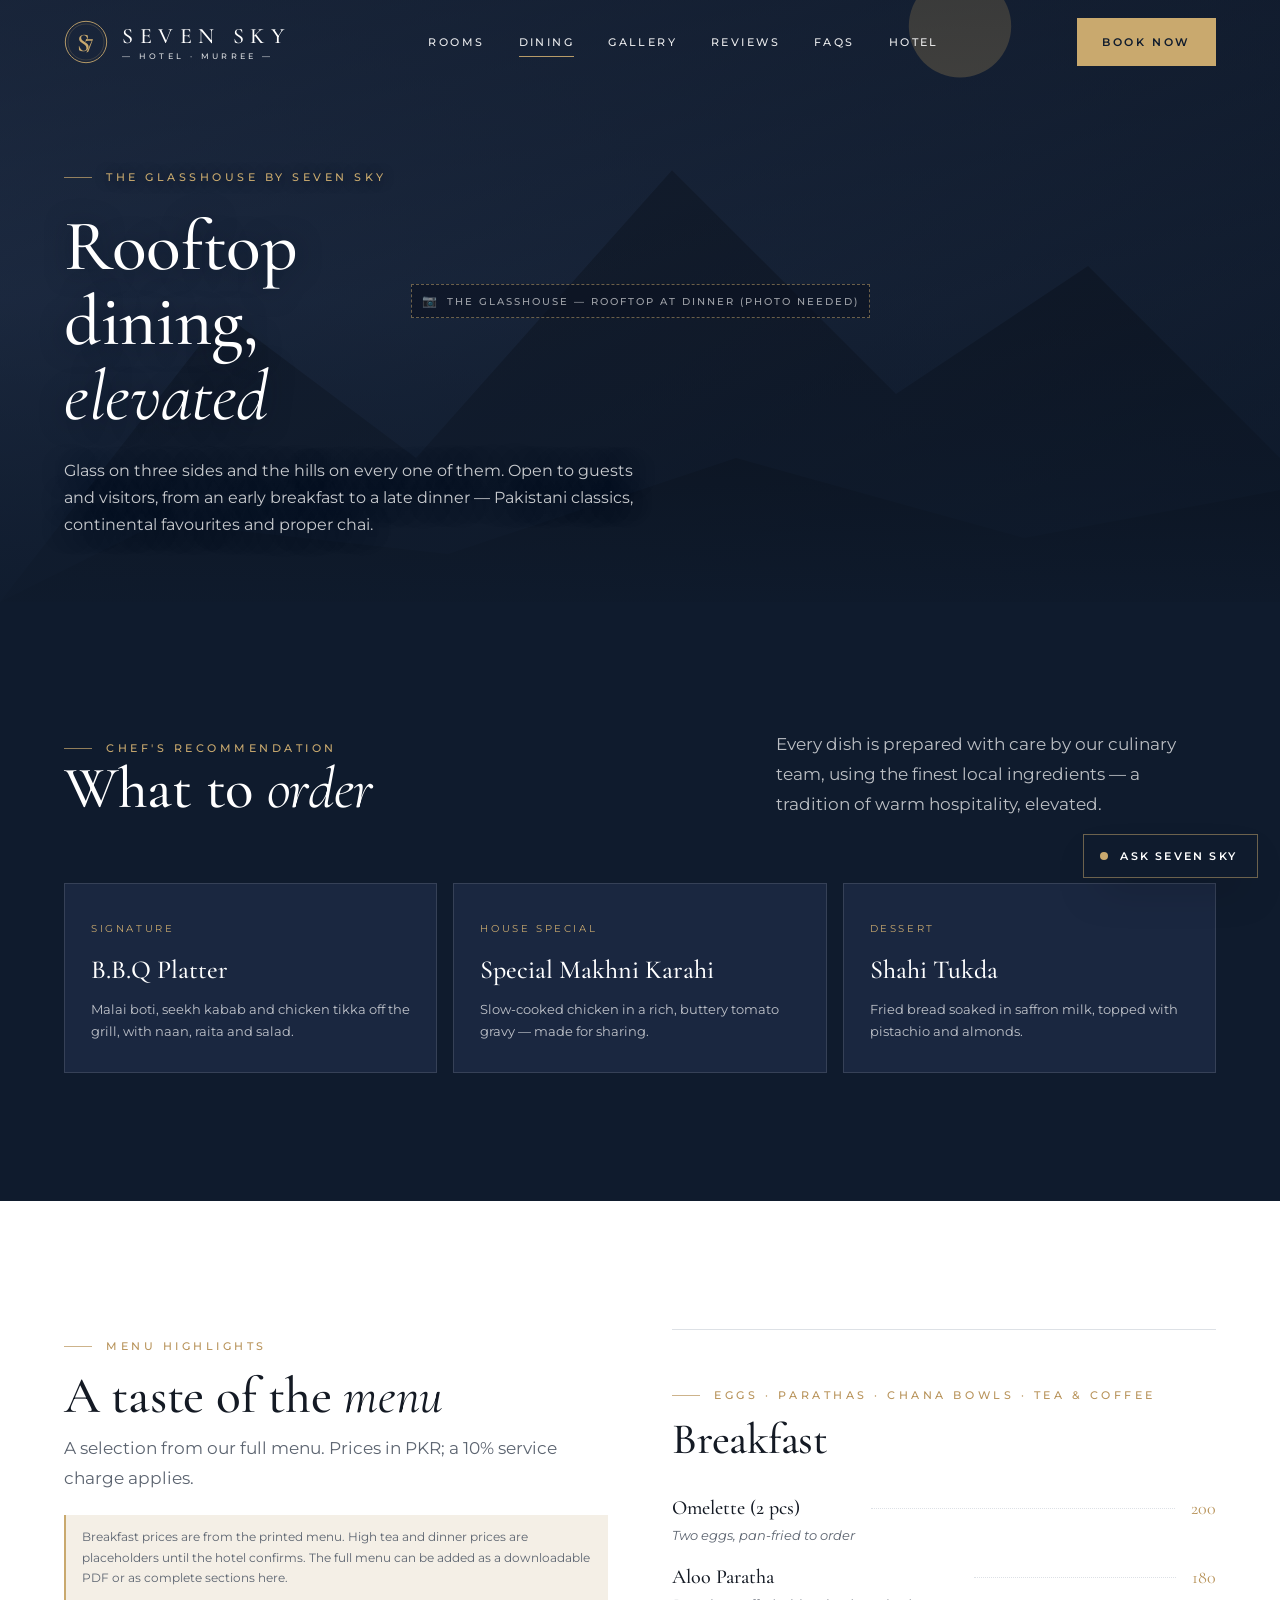
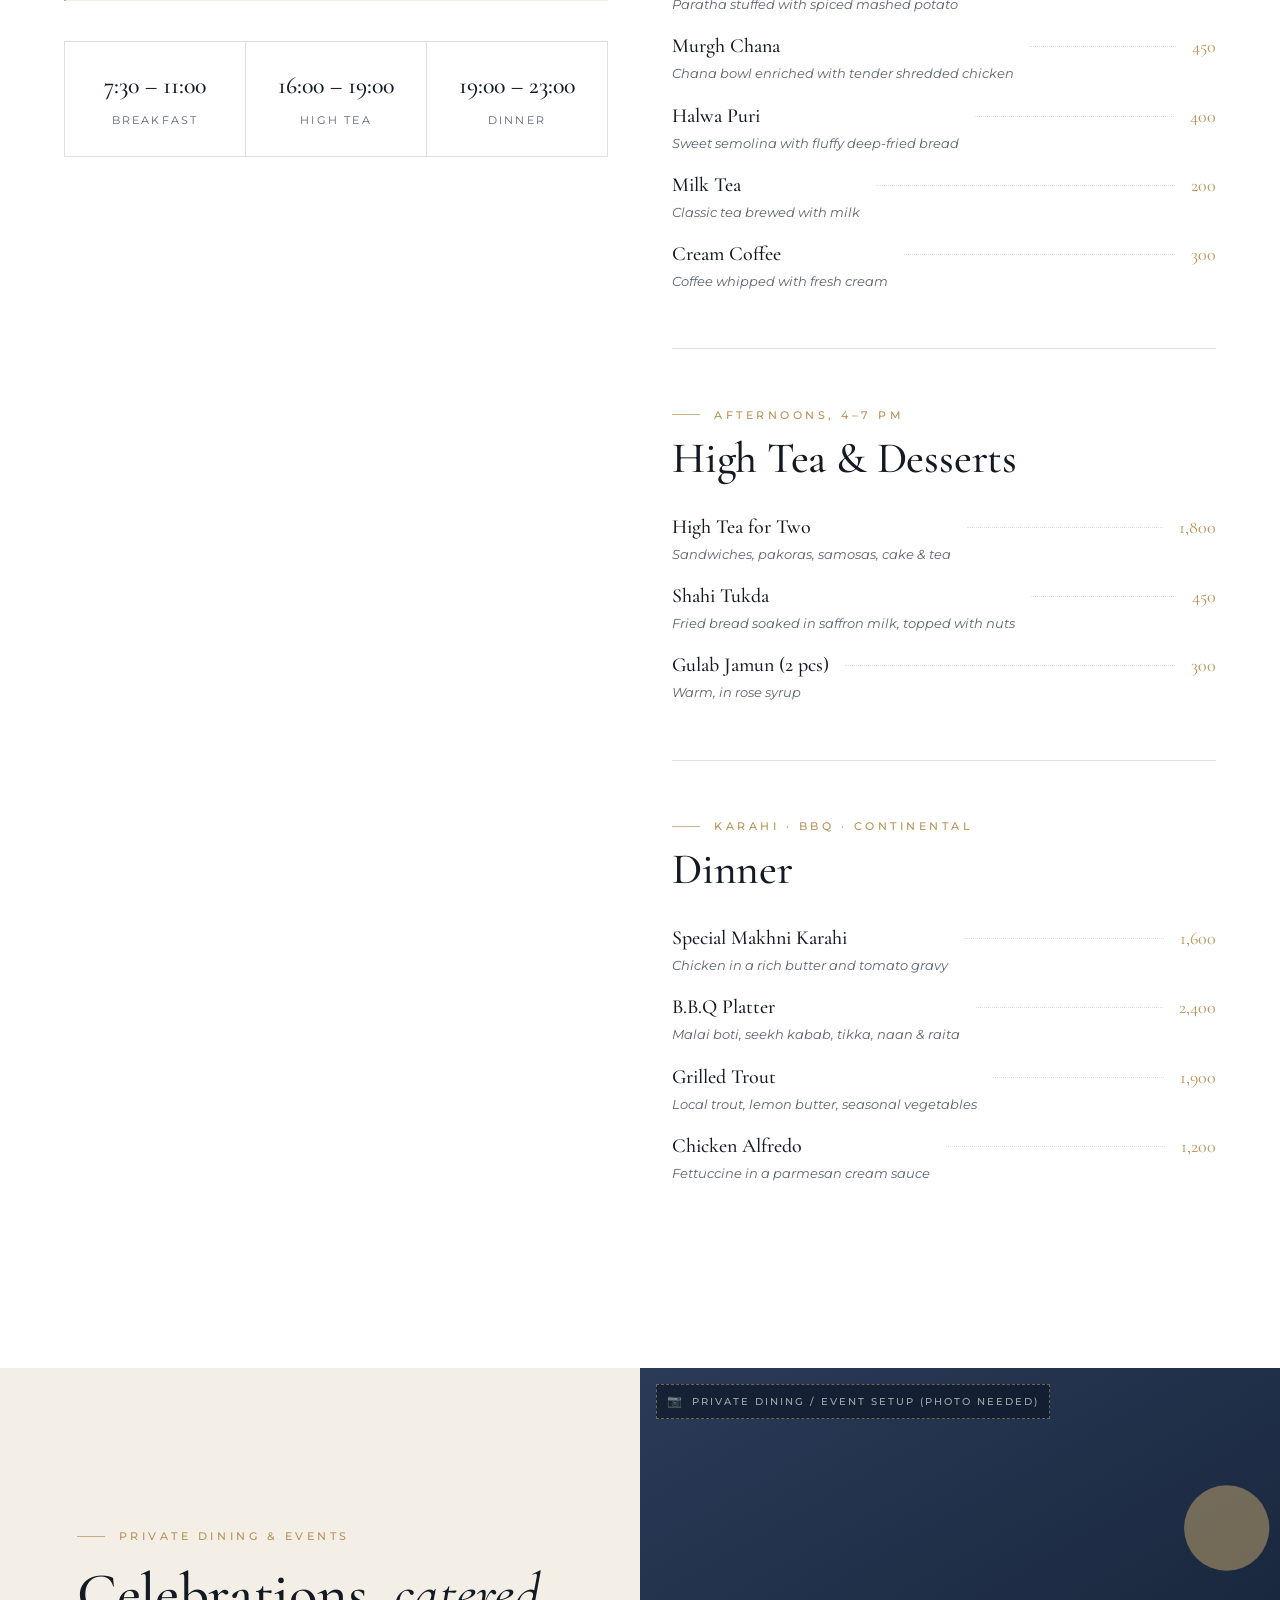
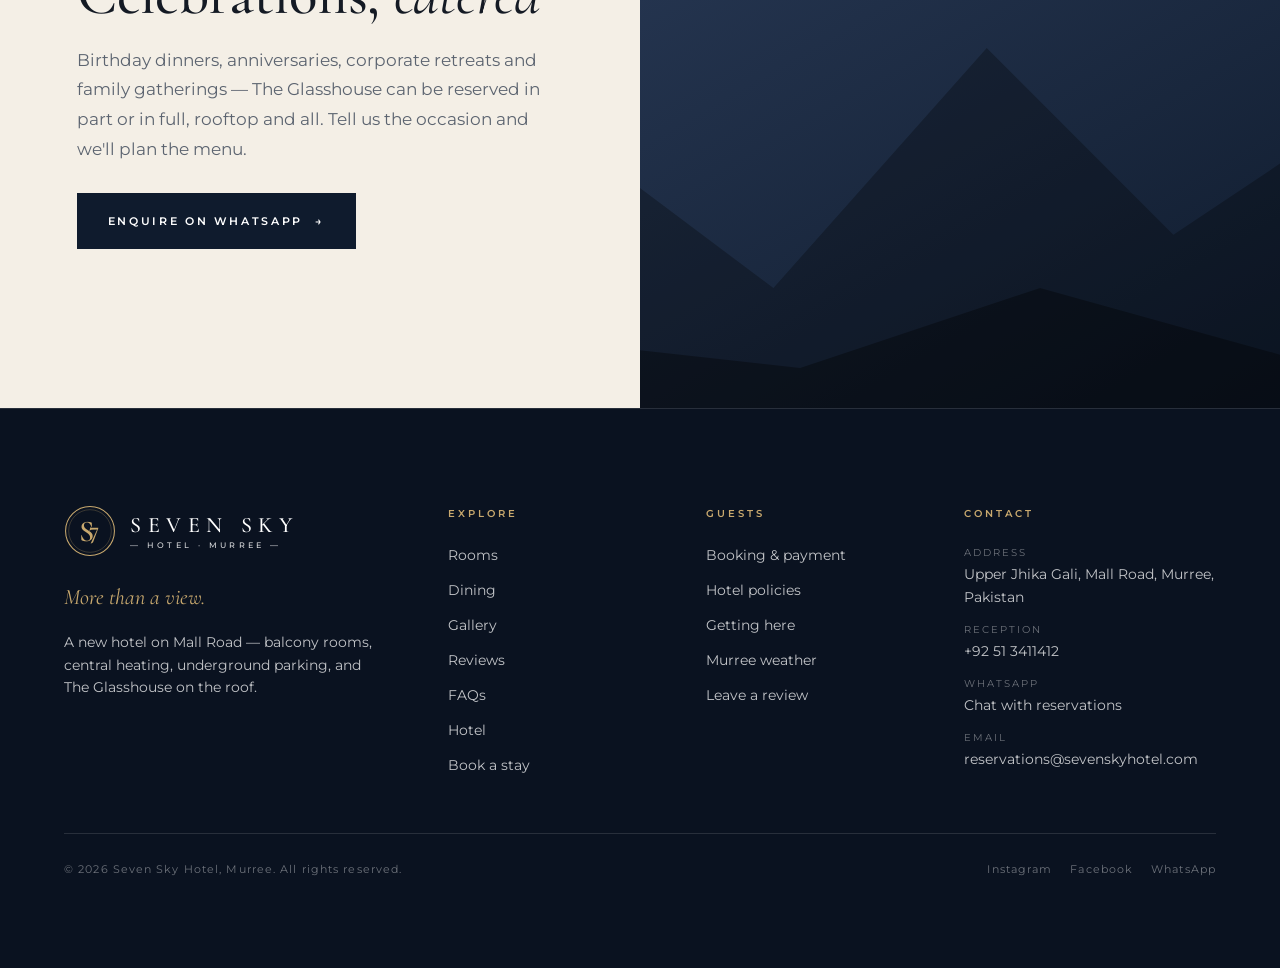
<file: dining.html>
<!DOCTYPE html>
<html lang="en">
<head>
<meta charset="UTF-8">
<meta name="viewport" content="width=device-width, initial-scale=1.0">
<title>The Glasshouse — Rooftop Restaurant · Seven Sky Hotel, Murree</title>
<link rel="preconnect" href="https://fonts.googleapis.com"><link rel="preconnect" href="https://fonts.gstatic.com" crossorigin>
<link href="https://fonts.googleapis.com/css2?family=Cormorant+Garamond:ital,wght@0,400;0,500;0,600;1,400;1,500&family=Montserrat:wght@400;500;600&display=swap" rel="stylesheet">
<link rel="stylesheet" href="assets/css/style.css">
<style>
  .menu-sec{padding:48px 0;border-top:1px solid var(--line)}
  .menu-sec h3{font-size:clamp(30px,3.4vw,44px);margin:12px 0 24px}
  .menu-sec .menu-list li .dots{border-color:var(--line)}
  .menu-sec .menu-list li span:last-child{color:var(--champagne-2)}
  .chef{display:grid;grid-template-columns:repeat(3,1fr);gap:16px}
  @media(max-width:700px){.chef{grid-template-columns:1fr}}
  .chef div{background:var(--slate-2);border:1px solid var(--line-dark);padding:30px 26px}
  .chef b{font-family:var(--serif);font-size:26px;font-weight:500;display:block;margin:8px 0 6px;color:#fff}
  .chef span{font-size:10px;letter-spacing:.26em;text-transform:uppercase;color:var(--champagne)}
  .chef p{font-size:13px}
  .hours{display:grid;grid-template-columns:repeat(3,1fr);gap:1px;background:var(--line);border:1px solid var(--line);margin-top:40px}
  @media(max-width:600px){.hours{grid-template-columns:1fr}}
  .hours div{background:#fff;padding:24px;text-align:center}
  .hours b{font-family:var(--serif);font-size:24px;font-weight:500;display:block}
  .hours span{font-size:11px;letter-spacing:.2em;text-transform:uppercase;color:var(--ink-2)}
</style>
</head>
<body data-page="dining">
<header id="nav"></header>

<section class="hero inner">
  <div class="media"><div class="ph" style="position:absolute;inset:0"><span>The Glasshouse — rooftop at dinner (photo needed)</span></div></div>
  <div class="wrap"><div class="eyebrow">The Glasshouse by Seven Sky</div><h1>Rooftop dining, <em>elevated</em></h1><p>Glass on three sides and the hills on every one of them. Open to guests and visitors, from an early breakfast to a late dinner — Pakistani classics, continental favourites and proper chai.</p></div>
</section>

<section class="sec dark">
  <div class="wrap">
    <div class="sec-head split rv"><div><div class="eyebrow">Chef's recommendation</div><h2>What to <em>order</em></h2></div><p class="lead" style="max-width:40ch">Every dish is prepared with care by our culinary team, using the finest local ingredients — a tradition of warm hospitality, elevated.</p></div>
    <div class="chef rv">
      <div><span>Signature</span><b>B.B.Q Platter</b><p>Malai boti, seekh kabab and chicken tikka off the grill, with naan, raita and salad.</p></div>
      <div><span>House special</span><b>Special Makhni Karahi</b><p>Slow-cooked chicken in a rich, buttery tomato gravy — made for sharing.</p></div>
      <div><span>Dessert</span><b>Shahi Tukda</b><p>Fried bread soaked in saffron milk, topped with pistachio and almonds.</p></div>
    </div>
  </div>
</section>

<section class="sec white">
  <div class="wrap">
    <div class="two">
      <div>
        <div class="eyebrow">Menu highlights</div>
        <h2 style="font-size:clamp(34px,4vw,54px);margin:14px 0 10px">A taste of the <em>menu</em></h2>
        <p class="lead">A selection from our full menu. Prices in PKR; a 10% service charge applies.</p>
        <div class="notice">Breakfast prices are from the printed menu. High tea and dinner prices are placeholders until the hotel confirms. The full menu can be added as a downloadable PDF or as complete sections here.</div>
        <div class="hours"><div><b>7:30 – 11:00</b><span>Breakfast</span></div><div><b>16:00 – 19:00</b><span>High tea</span></div><div><b>19:00 – 23:00</b><span>Dinner</span></div></div>
      </div>
      <div id="menu"></div>
    </div>
  </div>
</section>

<section class="duo ivory">
  <div class="text rv" style="color:var(--ink)">
    <div class="eyebrow">Private dining & events</div>
    <h2 style="color:var(--ink)">Celebrations, <em>catered</em></h2>
    <p class="lead">Birthday dinners, anniversaries, corporate retreats and family gatherings — The Glasshouse can be reserved in part or in full, rooftop and all. Tell us the occasion and we'll plan the menu.</p>
    <a class="btn btn-dark" href="https://wa.me/923001234567" target="_blank" rel="noopener">Enquire on WhatsApp <span class="arr">→</span></a>
  </div>
  <div class="media rv d2"><div class="ph"><span>Private dining / event setup (photo needed)</span></div></div>
</section>

<footer id="footer"></footer>
<script src="assets/js/data.js"></script>
<script src="assets/js/main.js"></script>
</body>
</html>
</file>
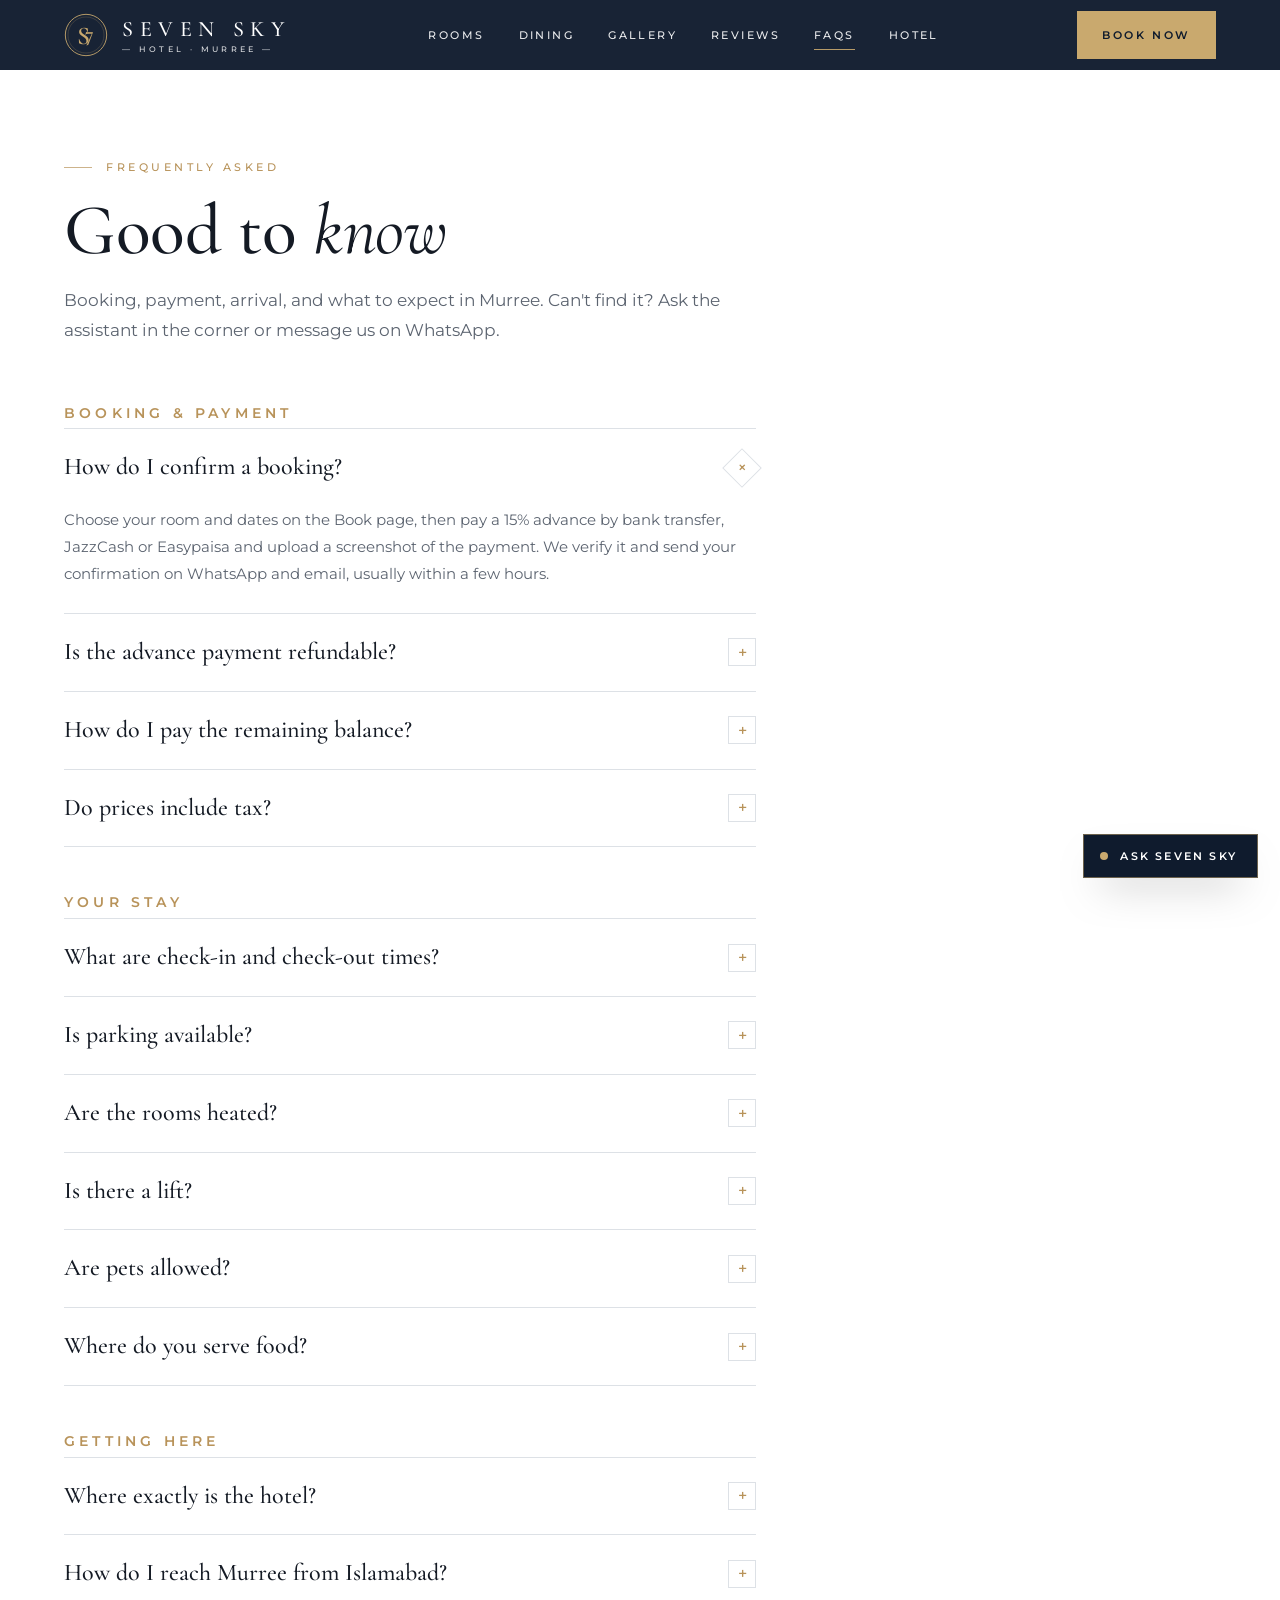
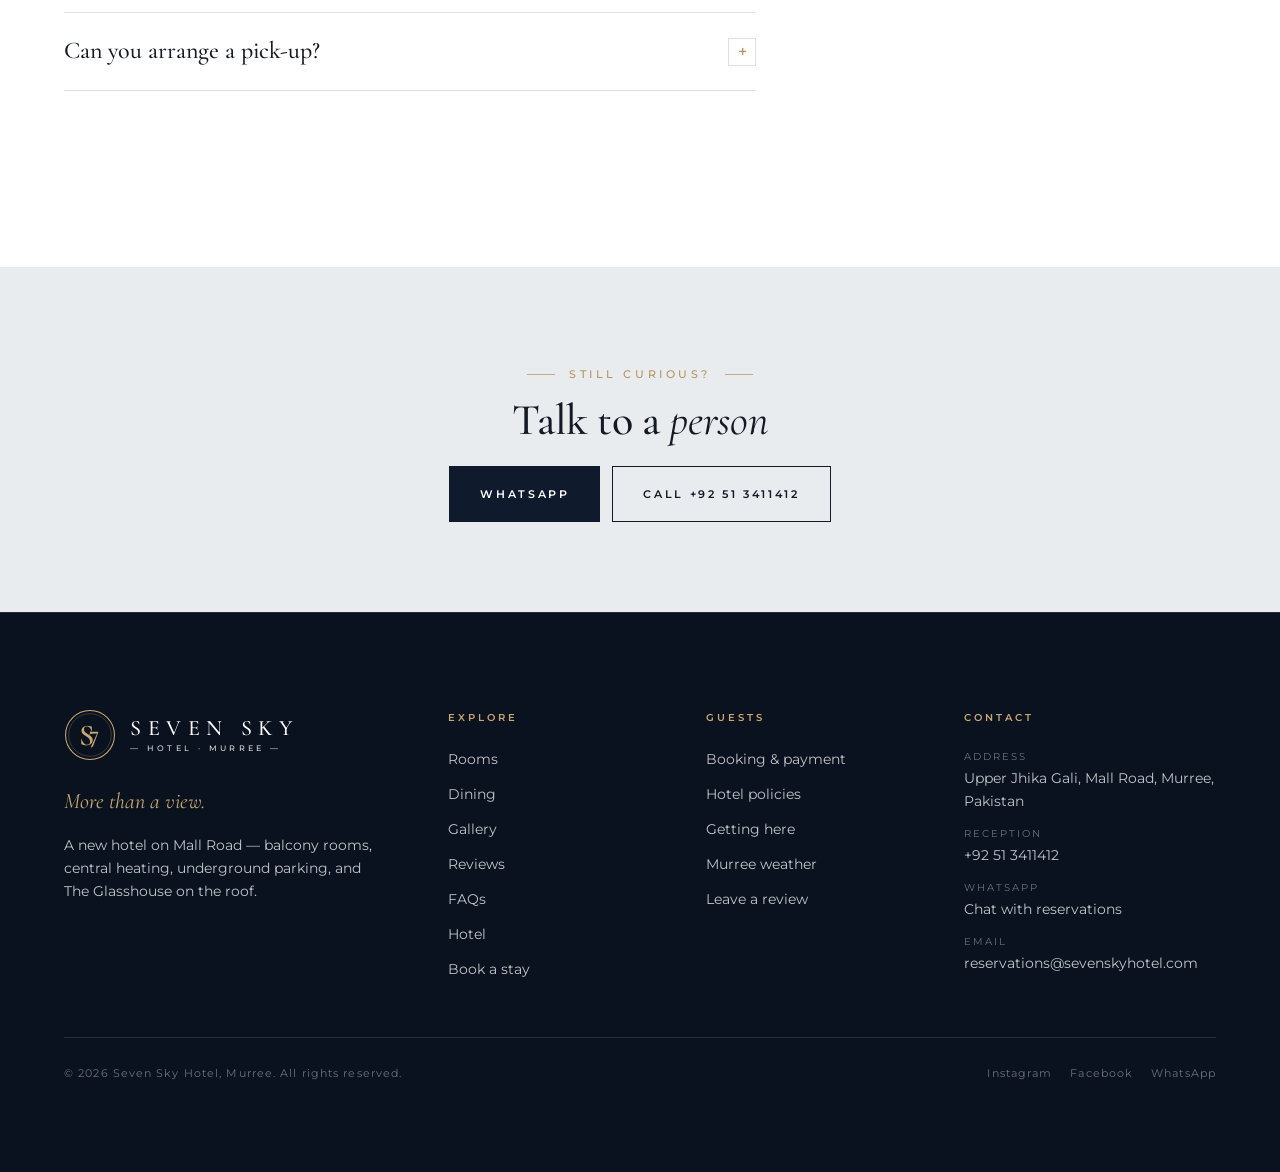
<file: faqs.html>
<!DOCTYPE html>
<html lang="en">
<head>
<meta charset="UTF-8">
<meta name="viewport" content="width=device-width, initial-scale=1.0">
<title>FAQs — Seven Sky Hotel, Murree</title>
<link rel="preconnect" href="https://fonts.googleapis.com"><link rel="preconnect" href="https://fonts.gstatic.com" crossorigin>
<link href="https://fonts.googleapis.com/css2?family=Cormorant+Garamond:ital,wght@0,400;0,500;0,600;1,400;1,500&family=Montserrat:wght@400;500;600&display=swap" rel="stylesheet">
<link rel="stylesheet" href="assets/css/style.css">
</head>
<body data-page="faqs">
<header id="nav" data-solid></header>

<section class="page-head white">
  <div class="wrap">
    <div class="eyebrow">Frequently asked</div>
    <h1>Good to <em>know</em></h1>
    <p class="lead">Booking, payment, arrival, and what to expect in Murree. Can't find it? Ask the assistant in the corner or message us on WhatsApp.</p>
  </div>
</section>

<section class="sec white" style="padding-top:0">
  <div class="wrap narrow" style="margin-left:0">
    <div id="faqs"></div>
  </div>
</section>

<section class="sec mist tight">
  <div class="wrap center">
    <div class="eyebrow center">Still curious?</div>
    <h2 style="font-size:clamp(30px,3.6vw,44px);margin:14px 0 22px">Talk to a <em>person</em></h2>
    <div style="display:flex;gap:12px;justify-content:center;flex-wrap:wrap"><a class="btn btn-dark" href="https://wa.me/923001234567" target="_blank" rel="noopener">WhatsApp</a><a class="btn btn-ink" href="tel:+92513411412">Call +92 51 3411412</a></div>
  </div>
</section>

<footer id="footer"></footer>
<script src="assets/js/data.js"></script>
<script src="assets/js/main.js"></script>
</body>
</html>
</file>
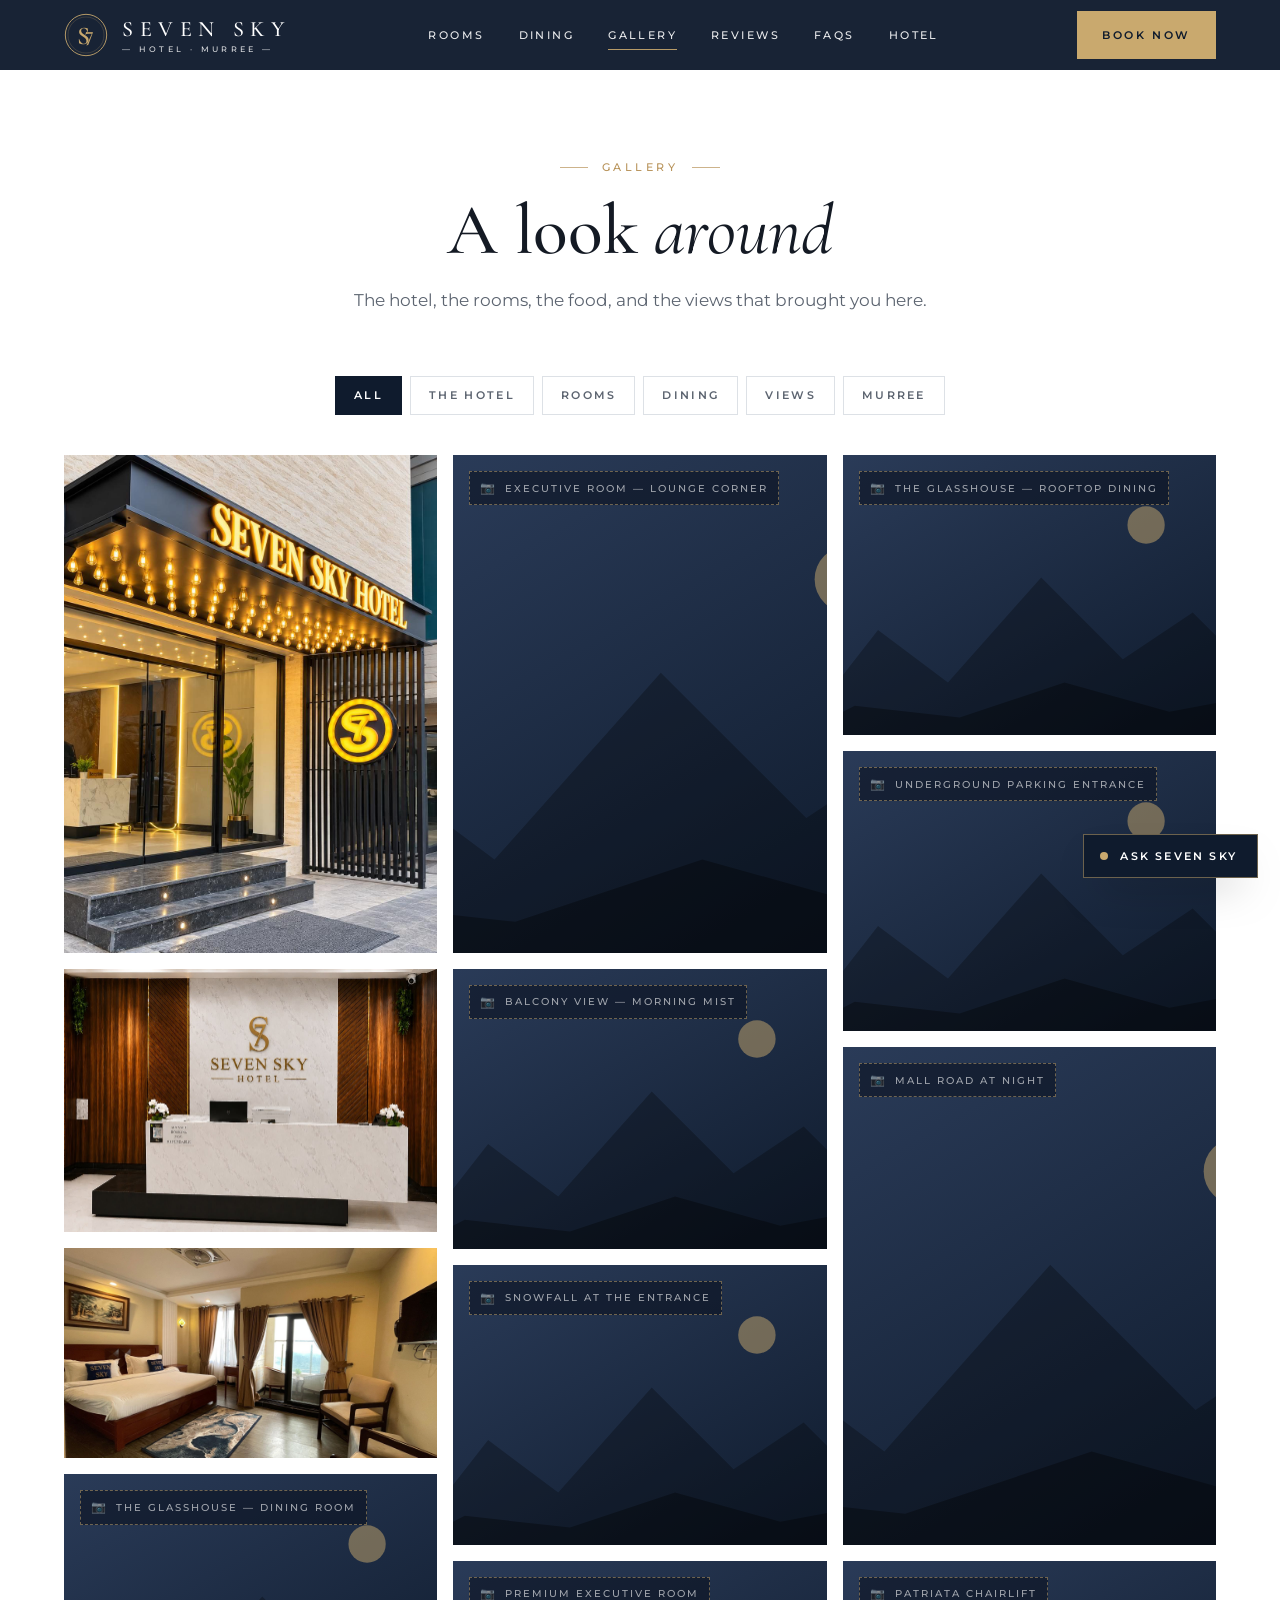
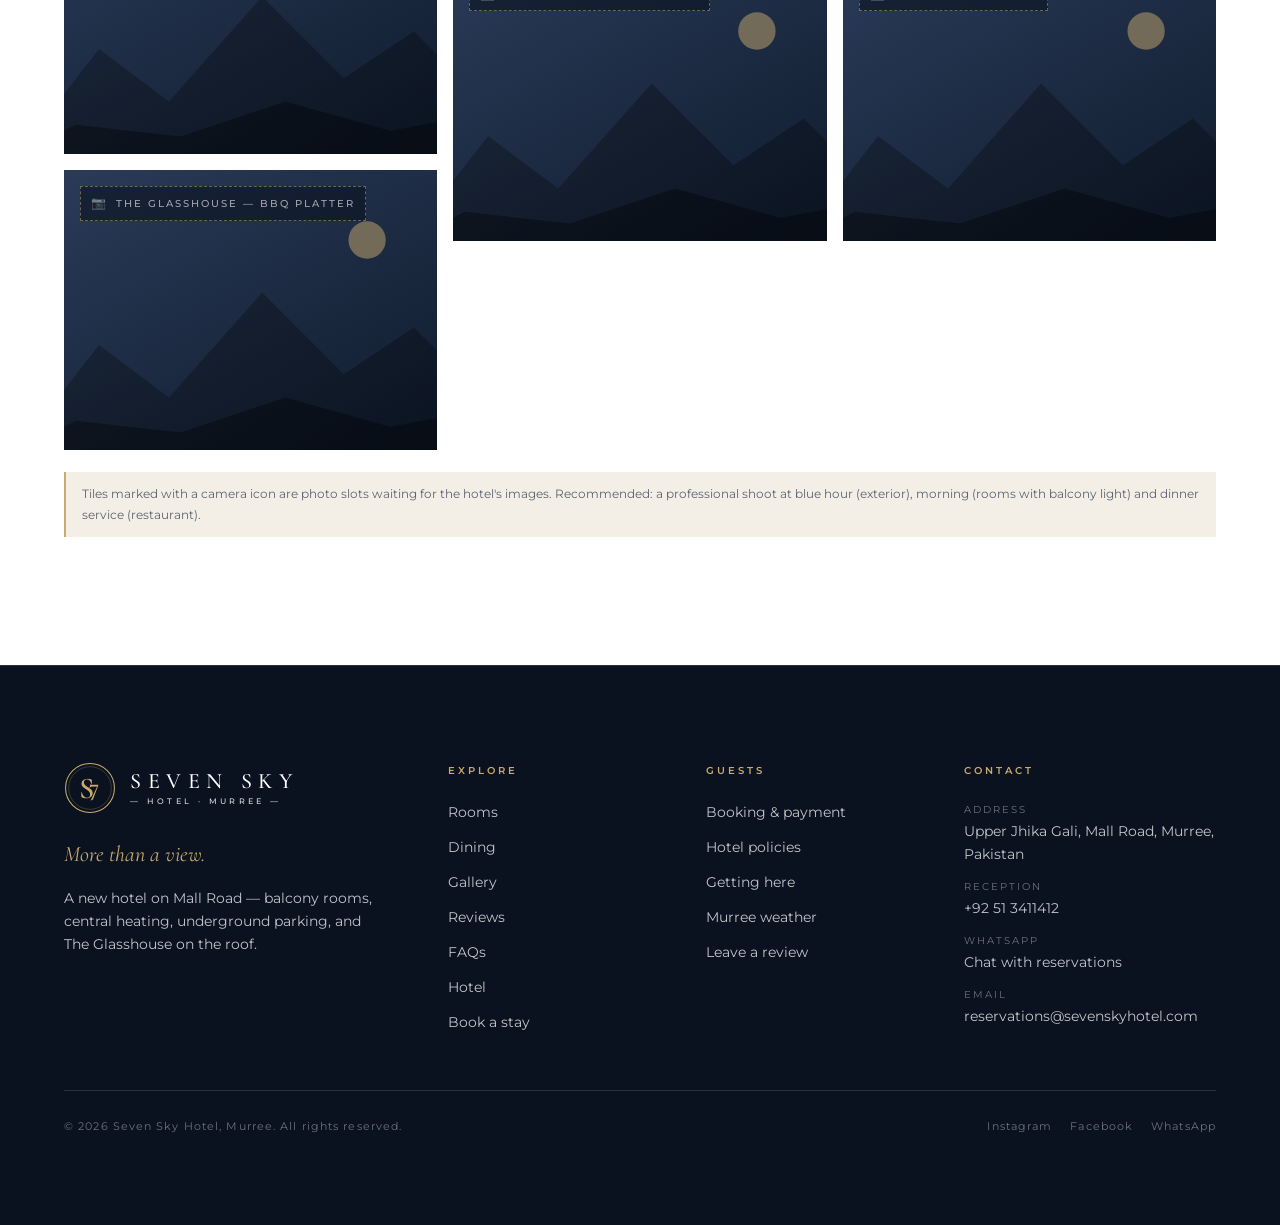
<file: gallery.html>
<!DOCTYPE html>
<html lang="en">
<head>
<meta charset="UTF-8">
<meta name="viewport" content="width=device-width, initial-scale=1.0">
<title>Gallery — Seven Sky Hotel, Murree</title>
<link rel="preconnect" href="https://fonts.googleapis.com"><link rel="preconnect" href="https://fonts.gstatic.com" crossorigin>
<link href="https://fonts.googleapis.com/css2?family=Cormorant+Garamond:ital,wght@0,400;0,500;0,600;1,400;1,500&family=Montserrat:wght@400;500;600&display=swap" rel="stylesheet">
<link rel="stylesheet" href="assets/css/style.css">
</head>
<body data-page="gallery">
<header id="nav" data-solid></header>

<section class="page-head white center">
  <div class="wrap">
    <div class="eyebrow center">Gallery</div>
    <h1>A look <em>around</em></h1>
    <p class="lead" style="margin:0 auto">The hotel, the rooms, the food, and the views that brought you here.</p>
  </div>
</section>

<section class="sec white" style="padding-top:0">
  <div class="wrap">
    <div class="filters" id="filters">
      <button class="on" data-cat="all">All</button><button data-cat="hotel">The hotel</button><button data-cat="rooms">Rooms</button><button data-cat="dining">Dining</button><button data-cat="views">Views</button><button data-cat="murree">Murree</button>
    </div>
    <div class="masonry" id="gallery"></div>
    <div class="notice">Tiles marked with a camera icon are photo slots waiting for the hotel's images. Recommended: a professional shoot at blue hour (exterior), morning (rooms with balcony light) and dinner service (restaurant).</div>
  </div>
</section>

<footer id="footer"></footer>
<script src="assets/js/data.js"></script>
<script src="assets/js/main.js"></script>
</body>
</html>
</file>
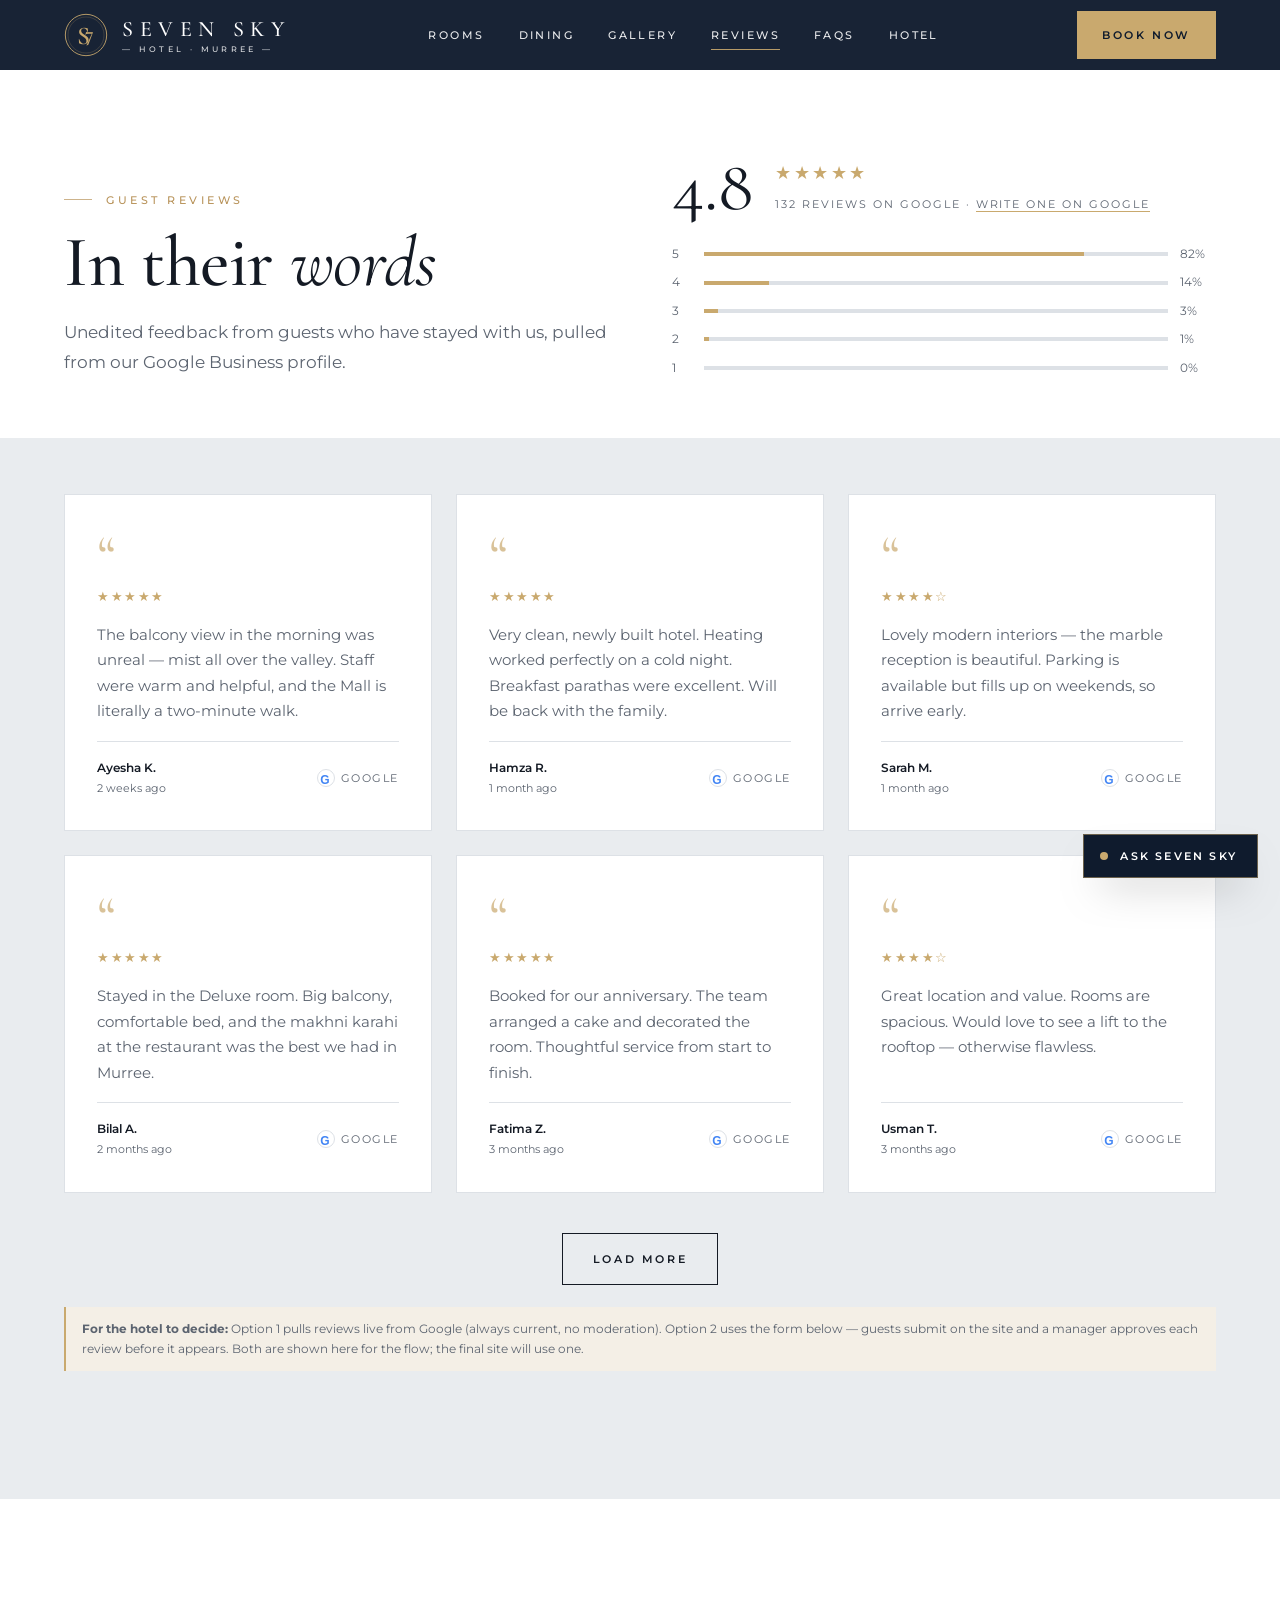
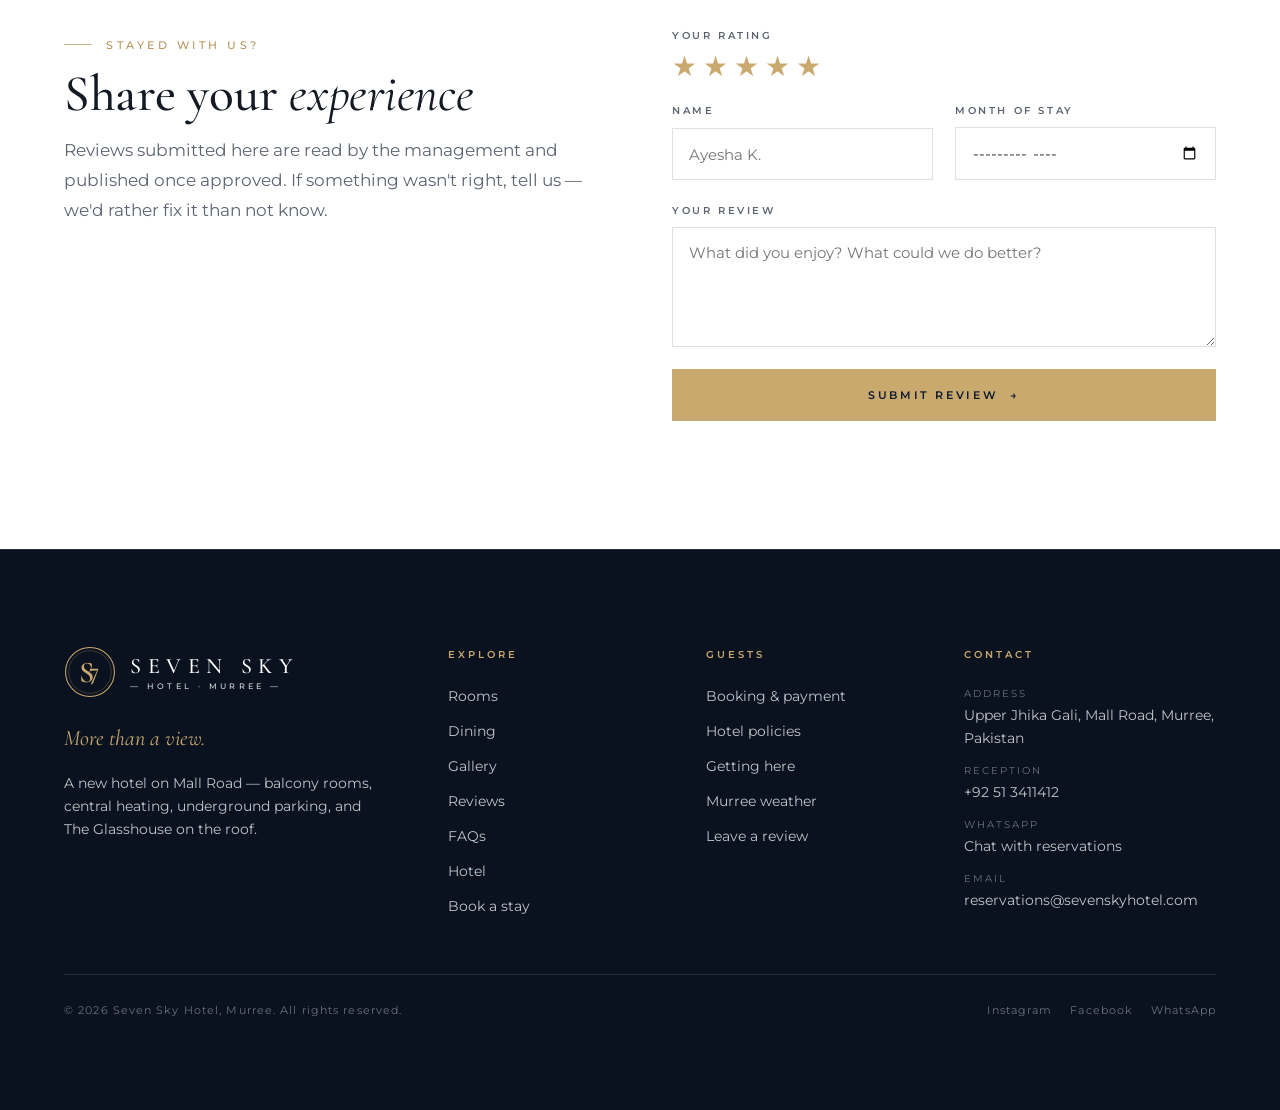
<file: reviews.html>
<!DOCTYPE html>
<html lang="en">
<head>
<meta charset="UTF-8">
<meta name="viewport" content="width=device-width, initial-scale=1.0">
<title>Guest Reviews — Seven Sky Hotel, Murree</title>
<link rel="preconnect" href="https://fonts.googleapis.com"><link rel="preconnect" href="https://fonts.gstatic.com" crossorigin>
<link href="https://fonts.googleapis.com/css2?family=Cormorant+Garamond:ital,wght@0,400;0,500;0,600;1,400;1,500&family=Montserrat:wght@400;500;600&display=swap" rel="stylesheet">
<link rel="stylesheet" href="assets/css/style.css">
<style>
  .star-pick{display:flex;gap:6px}
  .star-pick button{font-size:28px;color:var(--champagne);line-height:1}
  .bars{display:grid;gap:8px;margin-top:22px;font-size:12px;color:var(--ink-2)}
  .bars div{display:grid;grid-template-columns:20px 1fr 36px;gap:12px;align-items:center}
  .bars i{height:4px;background:var(--line);display:block;position:relative}
  .bars i::after{content:'';position:absolute;left:0;top:0;bottom:0;background:var(--champagne);width:var(--w)}
</style>
</head>
<body data-page="reviews">
<header id="nav" data-solid></header>

<section class="page-head white">
  <div class="wrap two" style="align-items:end">
    <div><div class="eyebrow">Guest reviews</div><h1>In their <em>words</em></h1><p class="lead">Unedited feedback from guests who have stayed with us, pulled from our Google Business profile.</p></div>
    <div>
      <div class="rating-summary"><div class="num">4.8</div><div><div class="stars">★★★★★</div><small>132 reviews on Google · <a href="#" style="border-bottom:1px solid var(--champagne)">Write one on Google</a></small></div></div>
      <div class="bars"><div>5<i style="--w:82%"></i>82%</div><div>4<i style="--w:14%"></i>14%</div><div>3<i style="--w:3%"></i>3%</div><div>2<i style="--w:1%"></i>1%</div><div>1<i style="--w:0%"></i>0%</div></div>
    </div>
  </div>
</section>

<section class="sec mist" style="padding-top:56px">
  <div class="wrap">
    <div class="reviews-grid" id="reviews-all"></div>
    <div class="center" style="margin-top:40px"><button class="btn btn-ink">Load more</button></div>
    <div class="notice"><b>For the hotel to decide:</b> Option 1 pulls reviews live from Google (always current, no moderation). Option 2 uses the form below — guests submit on the site and a manager approves each review before it appears. Both are shown here for the flow; the final site will use one.</div>
  </div>
</section>

<section class="sec white" id="write">
  <div class="wrap two">
    <div><div class="eyebrow">Stayed with us?</div><h2 style="font-size:clamp(34px,4vw,54px);margin:14px 0 14px">Share your <em>experience</em></h2><p class="lead">Reviews submitted here are read by the management and published once approved. If something wasn't right, tell us — we'd rather fix it than not know.</p></div>
    <form id="review-form" class="form-grid">
      <div class="field full"><label>Your rating</label><div class="star-pick"><button type="button">★</button><button type="button">★</button><button type="button">★</button><button type="button">★</button><button type="button">★</button></div><input type="hidden" id="rating" value="5"></div>
      <div class="field"><label>Name</label><input required placeholder="Ayesha K."></div>
      <div class="field"><label>Month of stay</label><input type="month" required></div>
      <div class="field full"><label>Your review</label><textarea required placeholder="What did you enjoy? What could we do better?"></textarea></div>
      <div class="field full"><button class="btn btn-gold" type="submit">Submit review <span class="arr">→</span></button></div>
    </form>
  </div>
</section>

<footer id="footer"></footer>
<script src="assets/js/data.js"></script>
<script src="assets/js/main.js"></script>
</body>
</html>
</file>
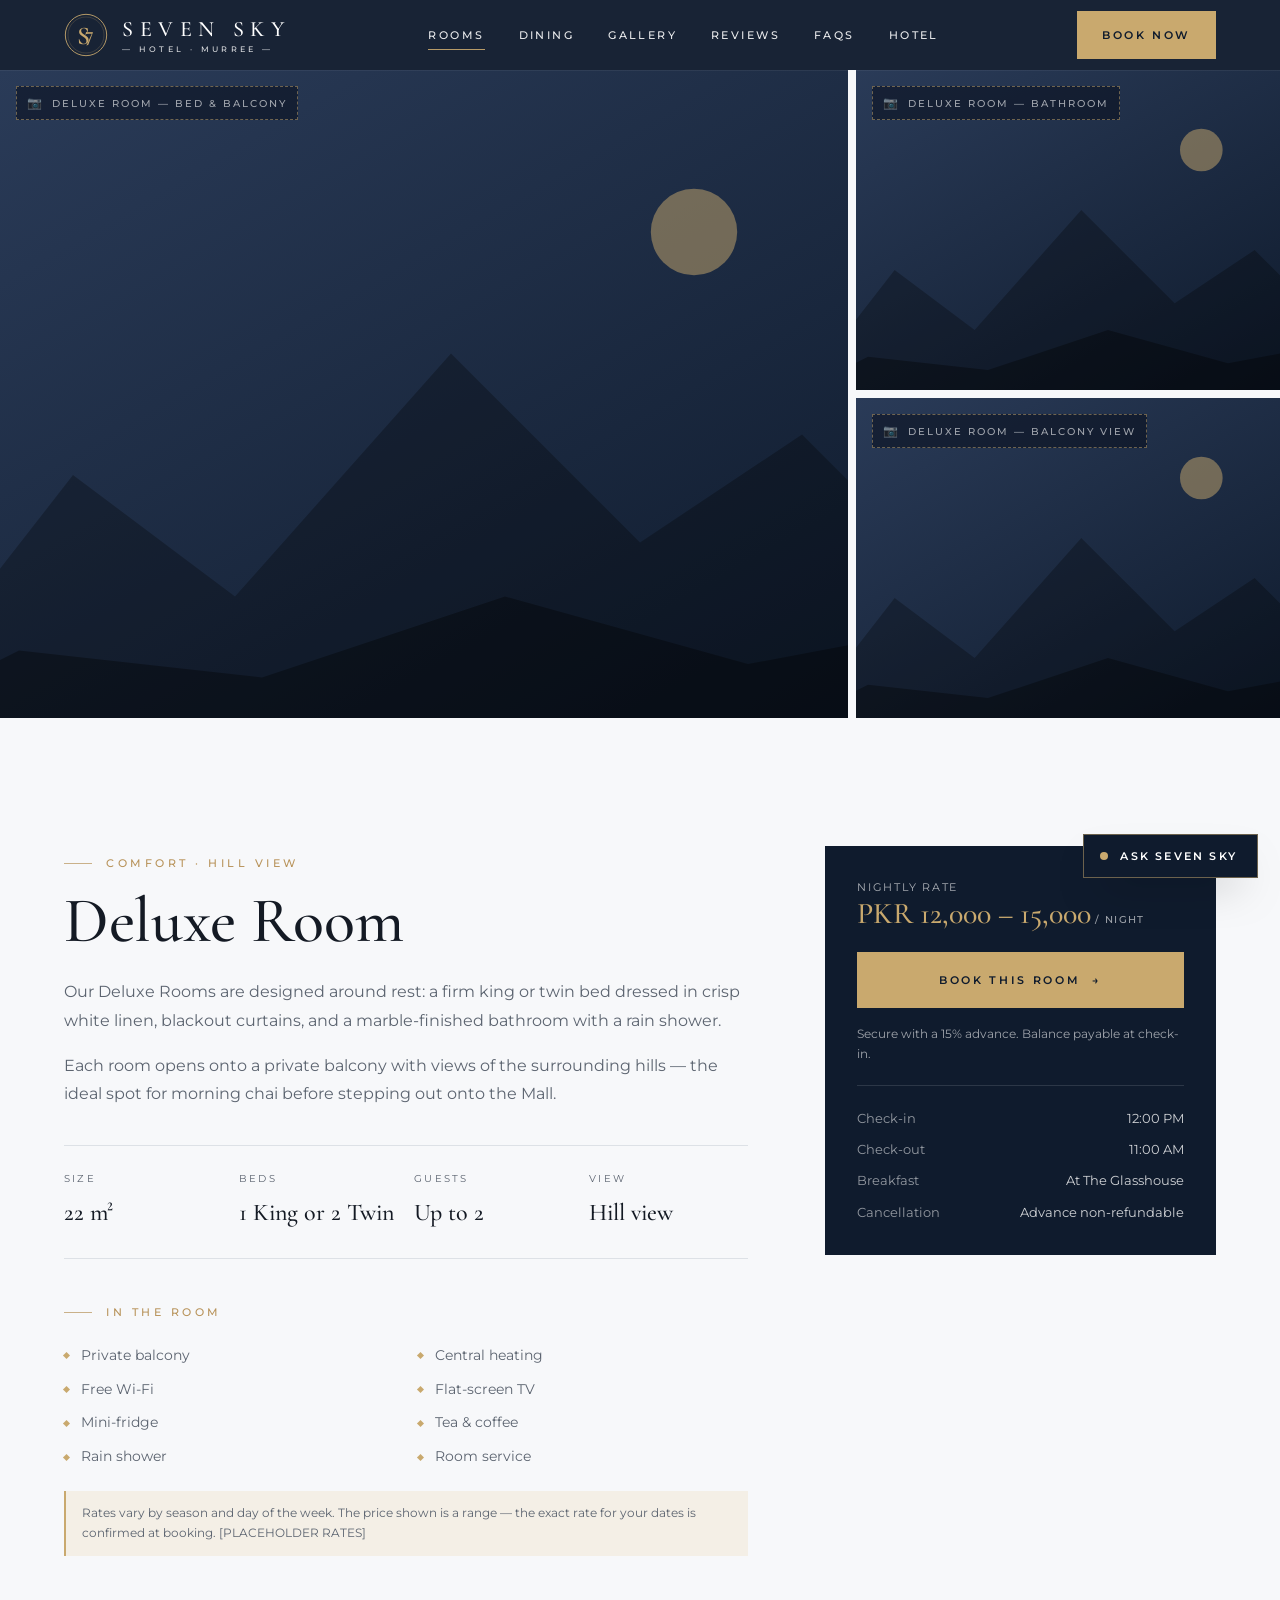
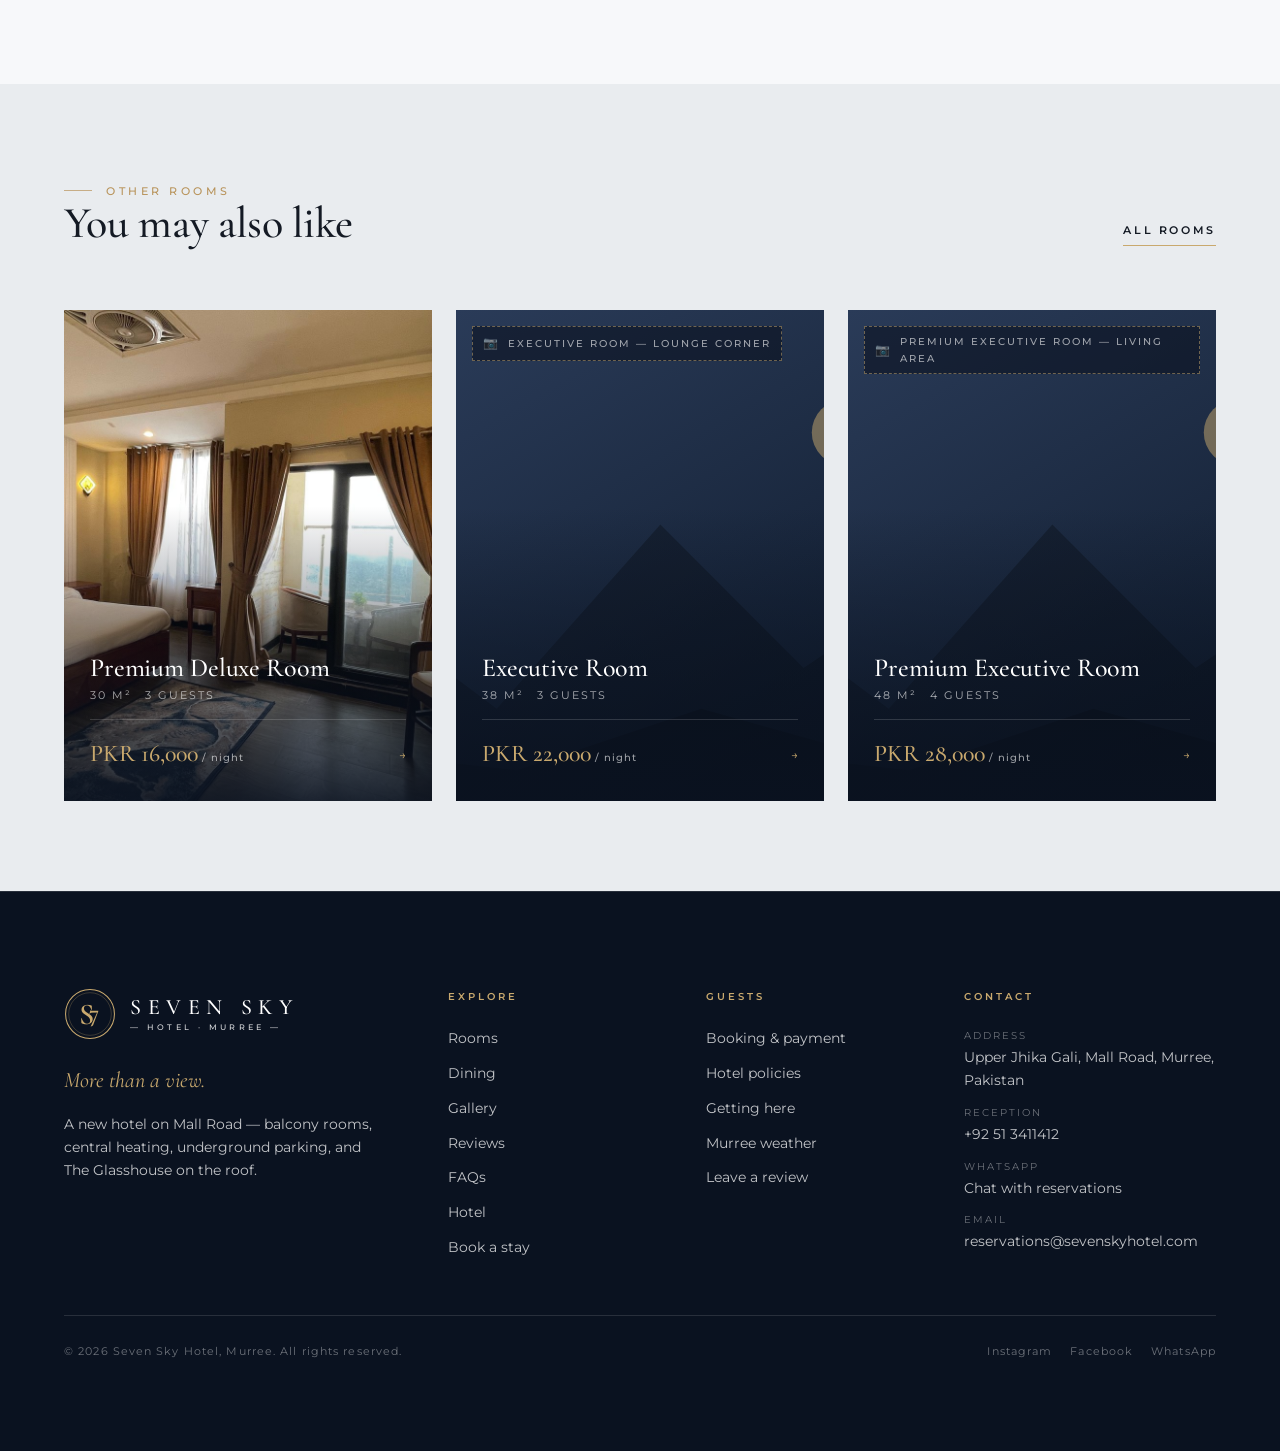
<file: room.html>
<!DOCTYPE html>
<html lang="en">
<head>
<meta charset="UTF-8">
<meta name="viewport" content="width=device-width, initial-scale=1.0">
<title>Room — Seven Sky Hotel, Murree</title>
<link rel="preconnect" href="https://fonts.googleapis.com"><link rel="preconnect" href="https://fonts.gstatic.com" crossorigin>
<link href="https://fonts.googleapis.com/css2?family=Cormorant+Garamond:ital,wght@0,400;0,500;0,600;1,400;1,500&family=Montserrat:wght@400;500;600&display=swap" rel="stylesheet">
<link rel="stylesheet" href="assets/css/style.css">
</head>
<body data-page="rooms">
<header id="nav" data-solid></header>
<main id="room-detail"></main>
<footer id="footer"></footer>
<script src="assets/js/data.js"></script>
<script src="assets/js/main.js"></script>
</body>
</html>
</file>
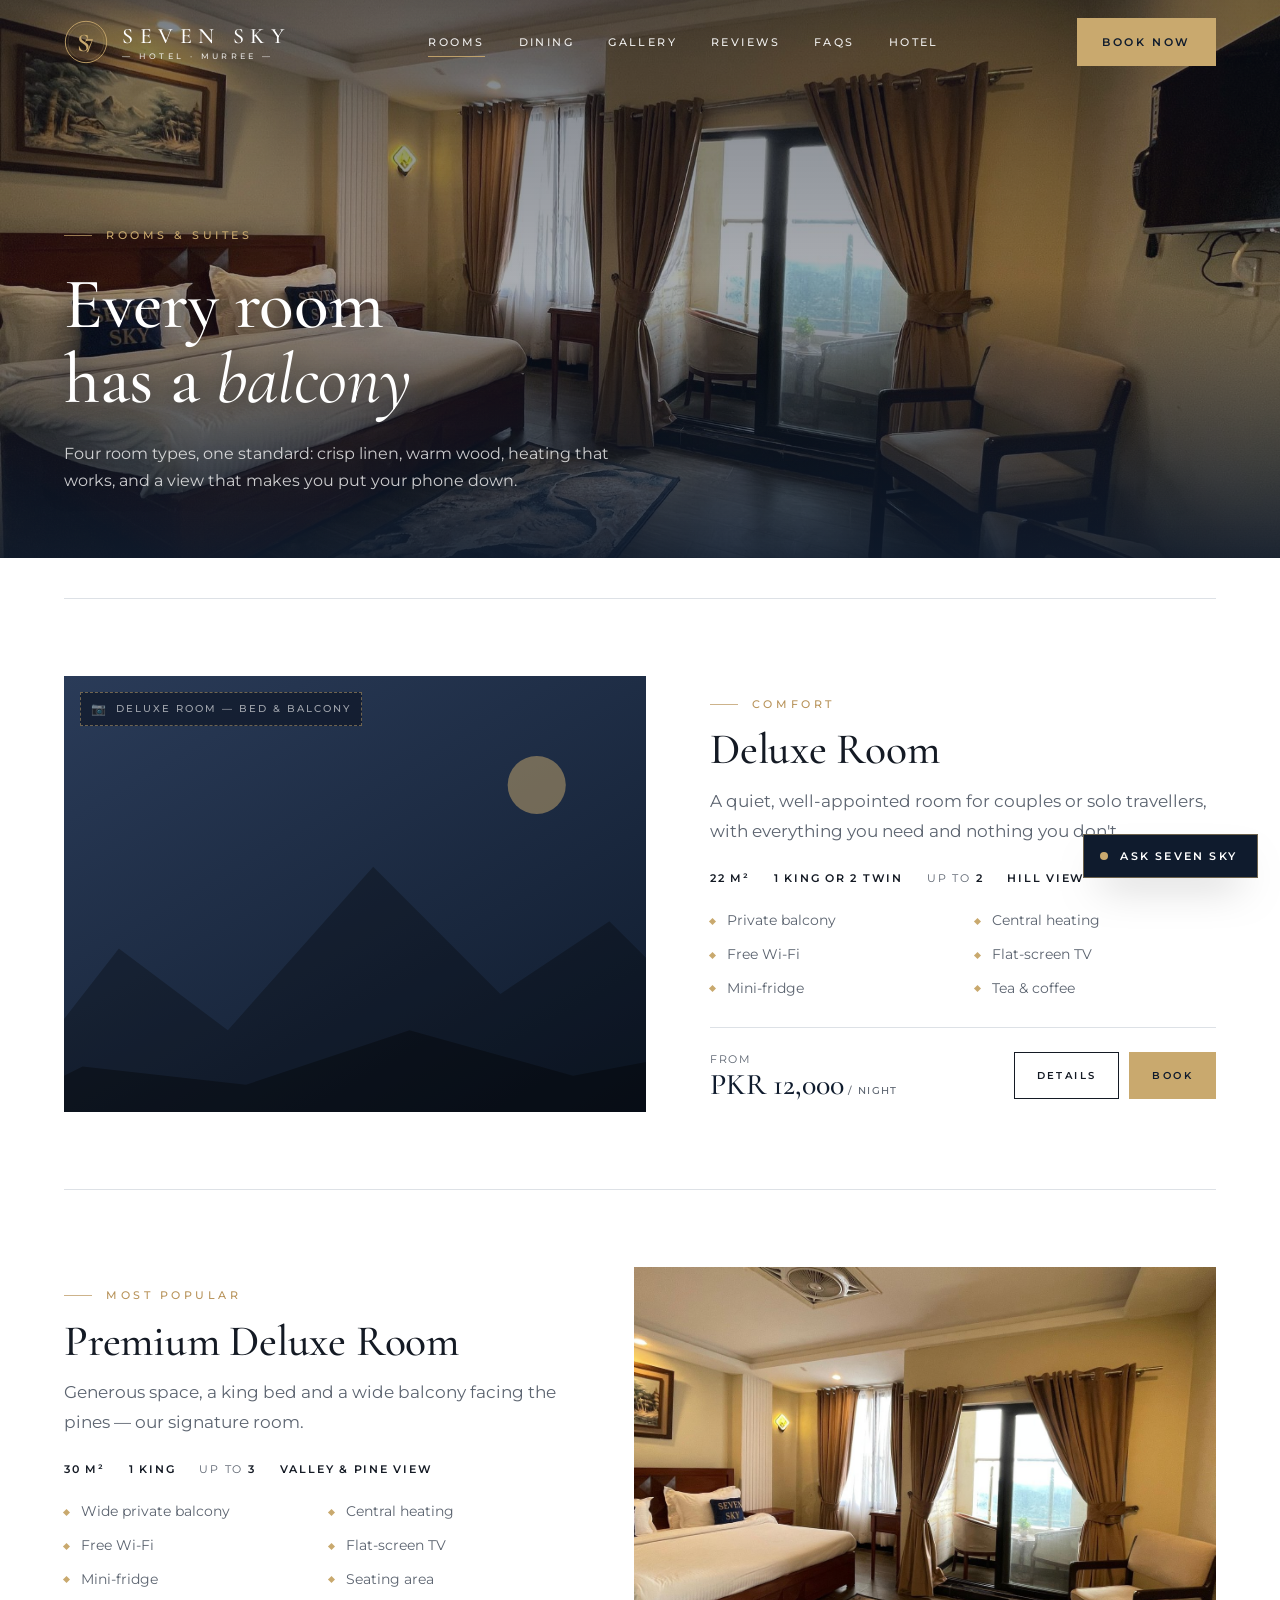
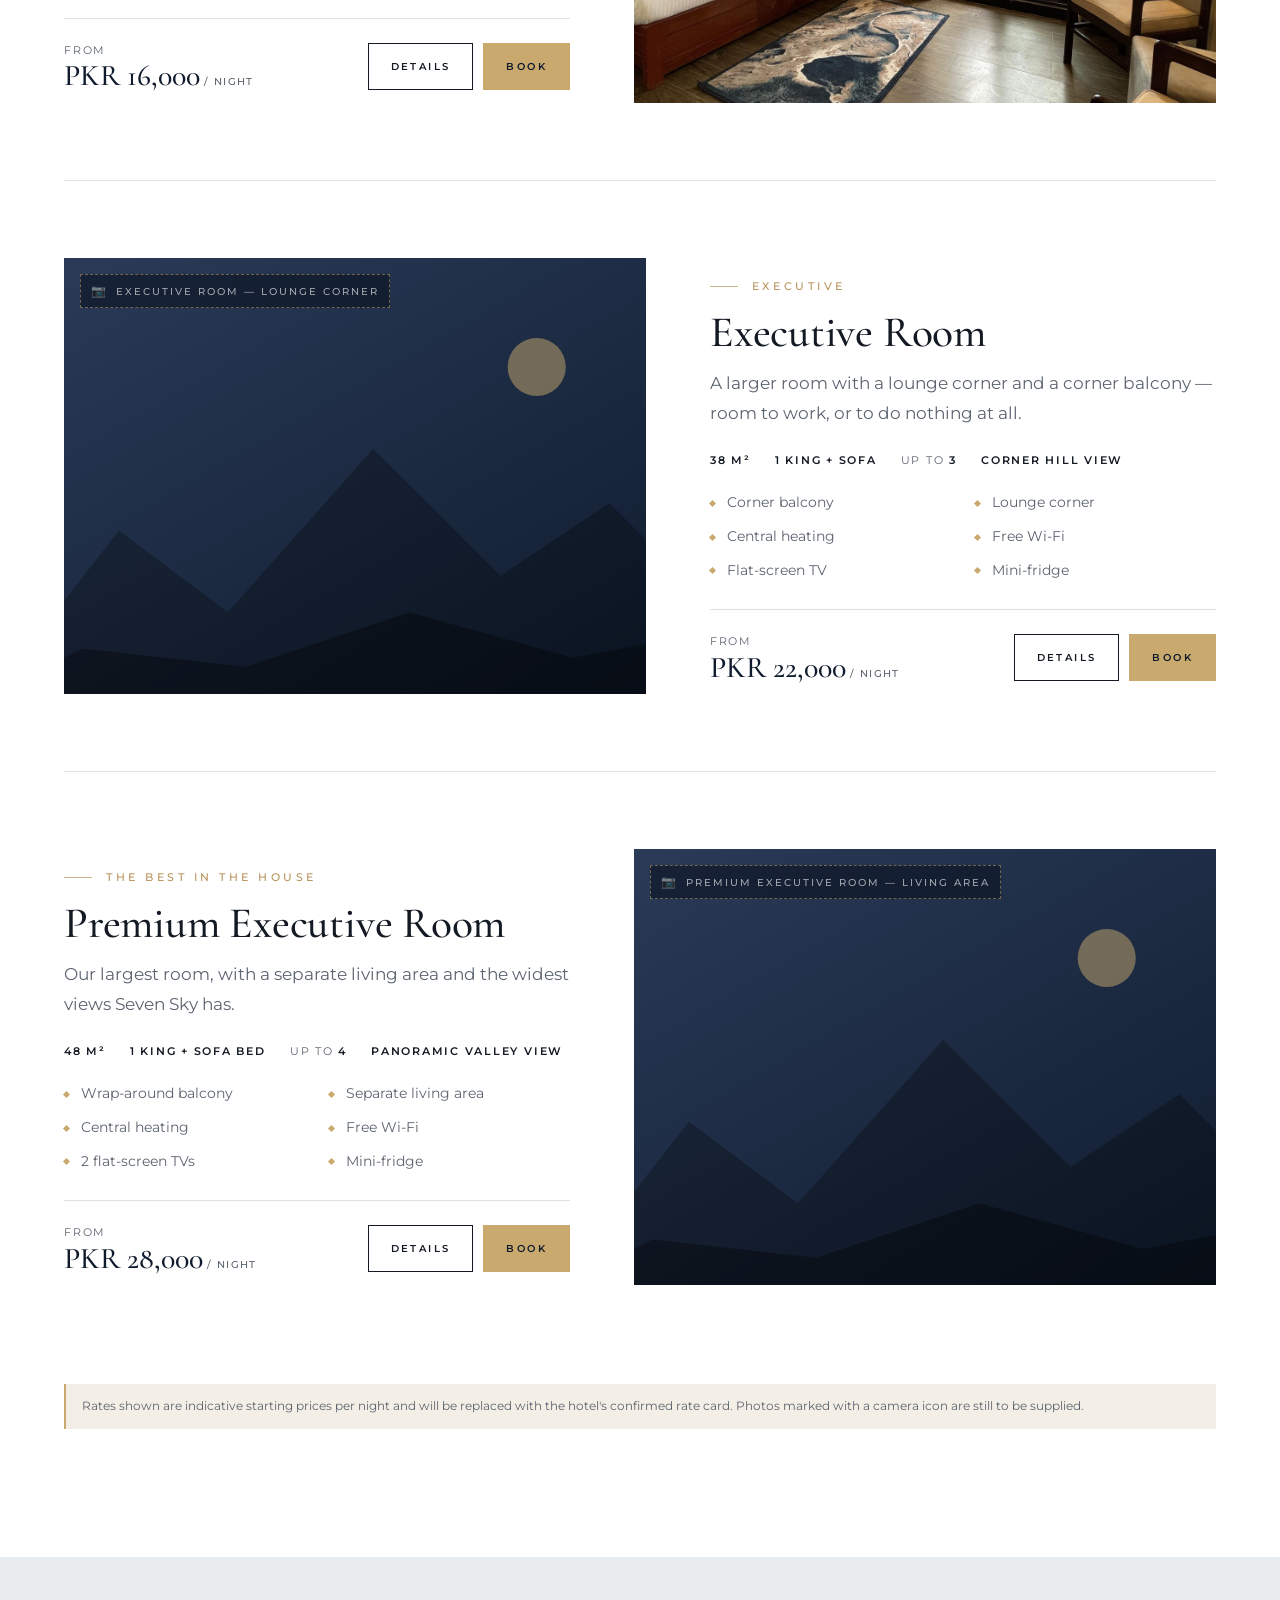
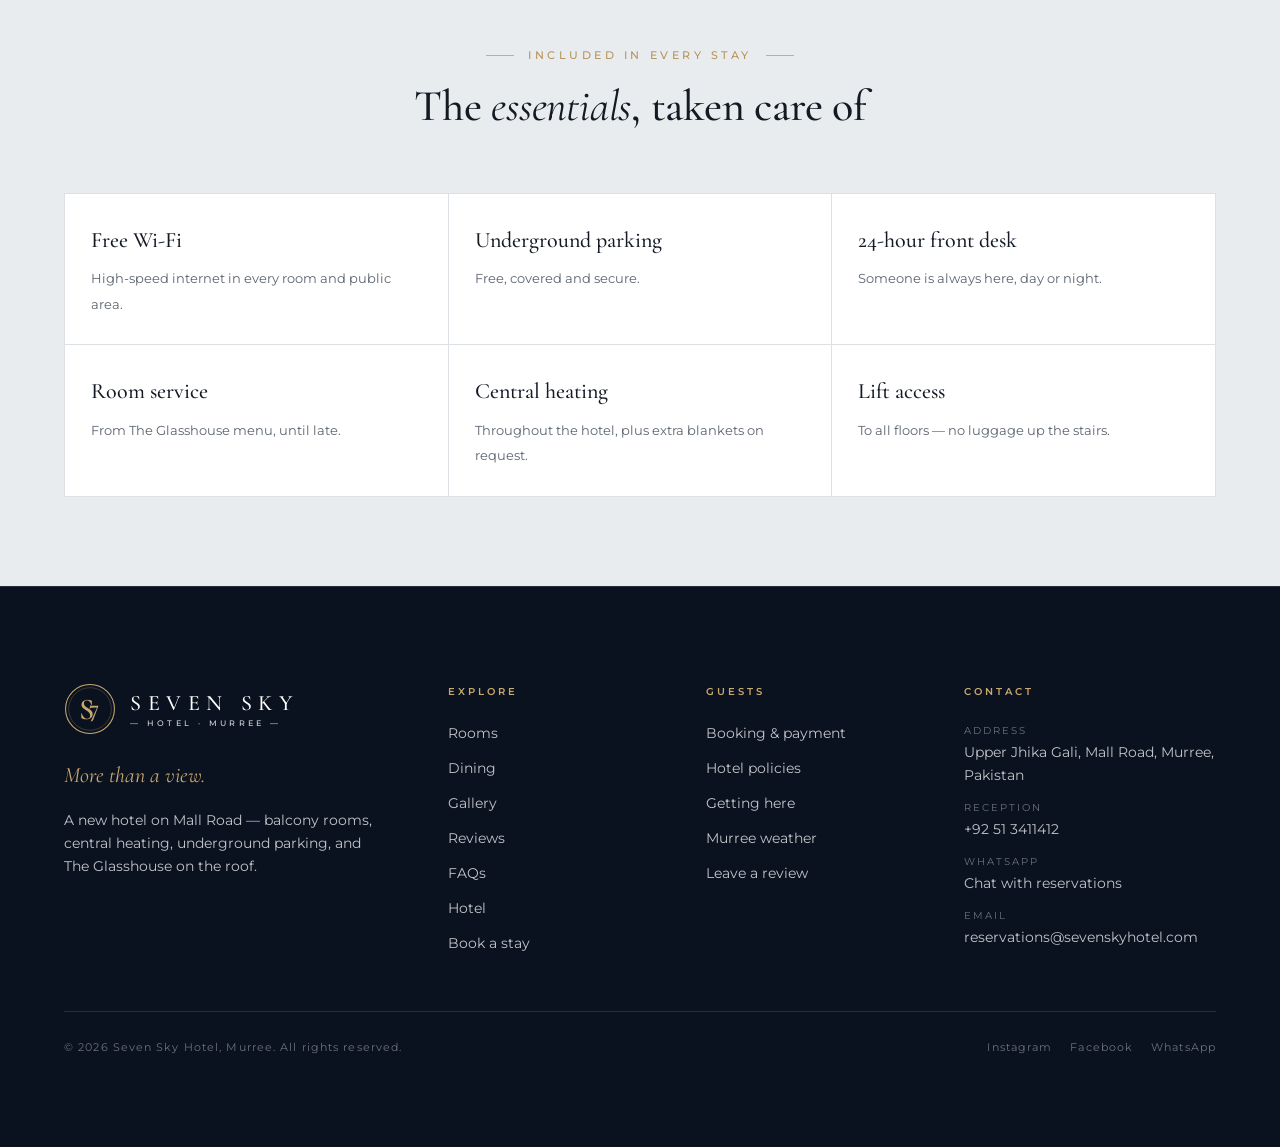
<file: rooms.html>
<!DOCTYPE html>
<html lang="en">
<head>
<meta charset="UTF-8">
<meta name="viewport" content="width=device-width, initial-scale=1.0">
<title>Rooms & Suites — Seven Sky Hotel, Murree</title>
<link rel="preconnect" href="https://fonts.googleapis.com"><link rel="preconnect" href="https://fonts.gstatic.com" crossorigin>
<link href="https://fonts.googleapis.com/css2?family=Cormorant+Garamond:ital,wght@0,400;0,500;0,600;1,400;1,500&family=Montserrat:wght@400;500;600&display=swap" rel="stylesheet">
<link rel="stylesheet" href="assets/css/style.css">
</head>
<body data-page="rooms">
<header id="nav"></header>

<section class="hero inner">
  <div class="media"><img src="assets/img/room-deluxe.jpg" alt="Deluxe Balcony Room" style="object-position:center 60%"></div>
  <div class="wrap"><div class="eyebrow">Rooms & suites</div><h1>Every room has a <em>balcony</em></h1><p>Four room types, one standard: crisp linen, warm wood, heating that works, and a view that makes you put your phone down.</p></div>
</section>

<section class="sec white" style="padding-top:40px">
  <div class="wrap">
    <div id="rooms-list"></div>
    <div class="notice rv">Rates shown are indicative starting prices per night and will be replaced with the hotel's confirmed rate card. Photos marked with a camera icon are still to be supplied.</div>
  </div>
</section>

<section class="sec mist tight">
  <div class="wrap">
    <div class="sec-head center rv"><div class="eyebrow center">Included in every stay</div><h2 style="font-size:clamp(30px,3.6vw,44px)">The <em>essentials</em>, taken care of</h2></div>
    <div class="fac-grid rv">
      <div><b>Free Wi-Fi</b><span>High-speed internet in every room and public area.</span></div>
      <div><b>Underground parking</b><span>Free, covered and secure.</span></div>
      <div><b>24-hour front desk</b><span>Someone is always here, day or night.</span></div>
      <div><b>Room service</b><span>From The Glasshouse menu, until late.</span></div>
      <div><b>Central heating</b><span>Throughout the hotel, plus extra blankets on request.</span></div>
      <div><b>Lift access</b><span>To all floors — no luggage up the stairs.</span></div>
    </div>
  </div>
</section>

<footer id="footer"></footer>
<script src="assets/js/data.js"></script>
<script src="assets/js/main.js"></script>
</body>
</html>
</file>
<file: assets/css/style.css>
/* ==========================================================================
   Seven Sky Hotel — Midnight & Champagne
   Cormorant Garamond (display) + Montserrat (text)
   ========================================================================== */

:root{
  --midnight:#0F1B2D;
  --midnight-2:#0A1220;
  --slate:#24344D;
  --slate-2:#1A2740;
  --champagne:#C9A96E;
  --champagne-2:#B8935A;
  --champagne-soft:rgba(201,169,110,.18);
  --mist:#E9ECEF;
  --cloud:#F7F8FA;
  --ivory:#F4EFE6;
  --ink:#141A24;
  --ink-2:#5C6470;
  --line:#DDE1E6;
  --line-dark:rgba(255,255,255,.12);

  --serif:'Cormorant Garamond', Georgia, 'Times New Roman', serif;
  --sans:'Montserrat', 'Helvetica Neue', Arial, sans-serif;

  --ease:cubic-bezier(.22,.61,.36,1);
  --nav-h:84px;
  --gutter:clamp(20px, 5vw, 72px);
  --max:1360px;
}

*{box-sizing:border-box;margin:0;padding:0}
html{scroll-behavior:smooth;-webkit-text-size-adjust:100%}
body{font-family:var(--sans);font-weight:400;font-size:15px;line-height:1.7;color:var(--ink);background:var(--cloud);-webkit-font-smoothing:antialiased;overflow-x:hidden}
body.no-scroll{overflow:hidden}
img{display:block;max-width:100%}
a{color:inherit;text-decoration:none}
button{font-family:inherit;cursor:pointer;border:none;background:none;color:inherit}
input,select,textarea{font-family:inherit;font-size:inherit;color:inherit}
ul{list-style:none}
::selection{background:var(--champagne);color:var(--midnight)}

.wrap{max-width:var(--max);margin:0 auto;padding-left:var(--gutter);padding-right:var(--gutter)}
.narrow{max-width:820px;margin-left:auto;margin-right:auto}

/* ---------- type ---------- */
h1,h2,h3,h4,.serif{font-family:var(--serif);font-weight:500;line-height:1.05;letter-spacing:-.005em}
h1{font-size:clamp(44px,7vw,96px)}
h2{font-size:clamp(36px,4.6vw,64px)}
h3{font-size:clamp(24px,2.4vw,32px)}
h4{font-size:22px}
em.gold,.gold{color:var(--champagne)}
h1 em,h2 em,h3 em{font-style:italic;font-weight:400}
.eyebrow{font-family:var(--sans);font-size:11px;letter-spacing:.32em;text-transform:uppercase;font-weight:500;color:var(--champagne-2);display:inline-flex;align-items:center;gap:14px}
.eyebrow::before{content:'';width:28px;height:1px;background:currentColor;opacity:.7}
.eyebrow.center{justify-content:center}
@media(max-width:480px){.eyebrow{font-size:10px;letter-spacing:.22em}}
.eyebrow.center::after{content:'';width:28px;height:1px;background:currentColor;opacity:.7}
.lead{font-size:17px;line-height:1.75;color:var(--ink-2);max-width:60ch}
.dark .lead,.dark p{color:rgba(255,255,255,.72)}
.dark .eyebrow{color:var(--champagne)}
.dark h1,.dark h2,.dark h3,.dark h4{color:#fff}
.center{text-align:center}
.center .lead{margin-left:auto;margin-right:auto}
.sec-head{display:grid;gap:18px;margin-bottom:clamp(36px,5vw,64px)}
.sec-head.split{grid-template-columns:1fr auto;align-items:end;gap:32px}
@media(max-width:820px){.sec-head.split{grid-template-columns:1fr}}

/* ---------- buttons ---------- */
.btn{display:inline-flex;align-items:center;justify-content:center;gap:12px;font-family:var(--sans);font-size:11px;letter-spacing:.24em;text-transform:uppercase;font-weight:600;padding:18px 30px;border:1px solid transparent;transition:all .35s var(--ease);white-space:nowrap;position:relative}
.btn-gold{background:var(--champagne);color:var(--midnight);border-color:var(--champagne)}
.btn-gold:hover{background:var(--champagne-2);border-color:var(--champagne-2)}
.btn-outline{border-color:rgba(255,255,255,.4);color:#fff}
.btn-outline:hover{border-color:#fff;background:rgba(255,255,255,.06)}
.btn-dark{background:var(--midnight);color:#fff;border-color:var(--midnight)}
.btn-dark:hover{background:var(--slate);border-color:var(--slate)}
.btn-ink{border-color:var(--ink);color:var(--ink)}
.btn-ink:hover{background:var(--ink);color:#fff}
.btn .arr{transition:transform .35s var(--ease)}
.btn:hover .arr{transform:translateX(4px)}
.link{font-size:11px;letter-spacing:.24em;text-transform:uppercase;font-weight:600;display:inline-flex;align-items:center;gap:10px;padding-bottom:6px;border-bottom:1px solid var(--champagne);color:inherit;transition:gap .3s var(--ease)}
.link:hover{gap:16px}
.dark .link{color:#fff}
.btn-sm{padding:14px 22px;font-size:10px}

/* ---------- nav ---------- */
.nav{position:fixed;top:0;left:0;right:0;z-index:100;height:var(--nav-h);display:flex;align-items:center;transition:background .4s var(--ease),box-shadow .4s,height .4s var(--ease);color:#fff}
.nav .wrap{display:flex;align-items:center;justify-content:space-between;width:100%}
.nav.solid,.nav.always-solid{background:rgba(15,27,45,.96);backdrop-filter:blur(10px);box-shadow:0 1px 0 rgba(255,255,255,.06);height:70px}
.brand{display:flex;align-items:center;gap:14px}
.brand .mark{width:44px;height:44px;flex:none}
.brand .word{font-family:var(--serif);font-size:22px;letter-spacing:.3em;font-weight:500;line-height:1;text-transform:uppercase}
.brand .word small{display:block;font-family:var(--sans);font-size:8px;letter-spacing:.42em;margin-top:5px;opacity:.85;font-weight:500}
.nav-links{display:flex;gap:34px;align-items:center}
.nav-links a{font-size:11px;letter-spacing:.22em;text-transform:uppercase;font-weight:500;opacity:.9;position:relative;padding:6px 0}
.nav-links a::after{content:'';position:absolute;left:0;bottom:0;height:1px;width:0;background:var(--champagne);transition:width .35s var(--ease)}
.nav-links a:hover::after,.nav-links a.active::after{width:100%}
.nav-right{display:flex;align-items:center;gap:18px}
.nav .btn{padding:14px 24px}
.burger{display:none;width:44px;height:44px;flex-direction:column;justify-content:center;gap:6px;align-items:center}
.burger span{width:24px;height:1.5px;background:#fff;transition:all .3s var(--ease)}
.burger.open span:nth-child(1){transform:translateY(7.5px) rotate(45deg)}
.burger.open span:nth-child(2){opacity:0}
.burger.open span:nth-child(3){transform:translateY(-7.5px) rotate(-45deg)}
@media(max-width:1060px){
  .nav-links{display:none}
  .burger{display:flex}
  .nav .btn{display:none}
  .brand .word{font-size:18px}
}
.menu{position:fixed;inset:0;z-index:90;background:var(--midnight);color:#fff;display:flex;flex-direction:column;justify-content:center;padding:100px var(--gutter) 40px;transform:translateY(-100%);transition:transform .55s var(--ease);visibility:hidden}
.menu.open{transform:none;visibility:visible}
.menu a{font-family:var(--serif);font-size:clamp(34px,7vw,56px);line-height:1.25;opacity:0;transform:translateY(16px);transition:all .5s var(--ease)}
.menu.open a{opacity:1;transform:none}
.menu a:hover{color:var(--champagne)}
.menu .meta{margin-top:40px;font-size:12px;letter-spacing:.14em;color:rgba(255,255,255,.6);display:grid;gap:8px}
.menu .btn{margin-top:28px;align-self:flex-start}

/* ---------- logo mark ---------- */
.mark svg{width:100%;height:100%}

/* ---------- hero ---------- */
.hero{position:relative;min-height:100svh;display:flex;align-items:flex-end;color:#fff;overflow:hidden;background:var(--midnight)}
.hero .media{position:absolute;inset:0}
.hero .media img{width:100%;height:100%;object-fit:cover;object-position:center 14%;transform:scale(1.06);animation:heroIn 2.4s var(--ease) forwards}
@keyframes heroIn{to{transform:scale(1)}}
.hero .media::after{content:'';position:absolute;inset:0;background:linear-gradient(90deg,rgba(10,18,32,.55) 0%,rgba(10,18,32,.1) 55%),linear-gradient(180deg,rgba(10,18,32,.35) 0%,rgba(10,18,32,.15) 35%,rgba(10,18,32,.78) 78%,var(--midnight) 100%)}
.hero .wrap{position:relative;z-index:2;width:100%;padding-bottom:clamp(140px,18vh,200px);padding-top:140px}
.hero .eyebrow{color:var(--champagne);text-shadow:0 1px 12px rgba(10,18,32,.9)}
.hero h1,.hero p{text-shadow:0 2px 24px rgba(10,18,32,.55)}
.hero h1{margin:22px 0 22px;max-width:12ch}
.hero p{max-width:52ch;font-size:16px;color:rgba(255,255,255,.78)}
.hero .actions{display:flex;gap:14px;flex-wrap:wrap;margin-top:34px}
.hero .side{position:absolute;right:var(--gutter);bottom:clamp(150px,19vh,210px);z-index:2;display:none}
@media(min-width:1061px){.hero .side{display:block}}
.hero .scroll{display:none;position:absolute;left:var(--gutter);bottom:26px;z-index:3;font-size:9.5px;letter-spacing:.34em;text-transform:uppercase;color:rgba(255,255,255,.6);display:flex;align-items:center;gap:12px}
.hero .scroll::after{content:'';width:48px;height:1px;background:rgba(255,255,255,.4)}
.hero.inner{min-height:62vh;align-items:flex-end}
.hero .ph{align-items:center;justify-content:center}
.hero.inner .wrap{padding-bottom:64px;padding-top:160px}
.hero.inner .media::after{background:linear-gradient(180deg,rgba(10,18,32,.55) 0%,rgba(10,18,32,.35) 50%,rgba(15,27,45,.92) 100%)}
.hero.inner h1{font-size:clamp(40px,5.6vw,76px)}

/* weather chip */
.wx-chip{display:inline-flex;align-items:center;gap:14px;padding:12px 18px 12px 14px;border:1px solid rgba(255,255,255,.22);background:rgba(15,27,45,.45);backdrop-filter:blur(8px);color:#fff;font-size:12px;letter-spacing:.06em}
.wx-chip .ico{font-size:22px;line-height:1}
.wx-chip .t{font-family:var(--serif);font-size:26px;line-height:1;font-weight:500}
.wx-chip .d{display:flex;flex-direction:column;gap:2px;font-size:10.5px;letter-spacing:.14em;text-transform:uppercase;color:rgba(255,255,255,.7)}
.wx-chip .d b{color:#fff;font-weight:600}

/* ---------- booking bar ---------- */
.book-bar{position:relative;z-index:5;margin-top:-88px}
.book-bar form{background:#fff;color:var(--ink);display:grid;grid-template-columns:1.2fr 1.2fr 1fr 1fr auto;box-shadow:0 40px 80px -30px rgba(10,18,32,.45);border:1px solid var(--line)}
.book-bar .f{padding:18px 24px;border-right:1px solid var(--line);display:flex;flex-direction:column;gap:6px;min-width:0}
.book-bar label{font-size:9.5px;letter-spacing:.28em;text-transform:uppercase;font-weight:600;color:var(--ink-2)}
.book-bar input,.book-bar select{border:none;outline:none;background:none;font-family:var(--serif);font-size:20px;font-weight:500;color:var(--ink);width:100%;min-width:0;padding:0;-webkit-appearance:none;appearance:none}
.book-bar select{background:url("data:image/svg+xml,%3Csvg xmlns='http://www.w3.org/2000/svg' width='12' height='8' viewBox='0 0 12 8'%3E%3Cpath d='M1 1l5 5 5-5' fill='none' stroke='%23C9A96E' stroke-width='1.4'/%3E%3C/svg%3E") no-repeat right center;padding-right:20px}
.book-bar .btn{height:100%;padding:0 40px;border:none}
@media(max-width:960px){
  .book-bar{margin-top:-40px}
  .book-bar form{grid-template-columns:1fr 1fr}
  .book-bar .f{border-bottom:1px solid var(--line)}
  .book-bar .f:nth-child(even){border-right:none}
  .book-bar .btn{grid-column:1/-1;padding:20px}
}

/* ---------- sections ---------- */
section{position:relative}
.sec{padding:clamp(80px,10vw,140px) 0}
.sec.tight{padding:clamp(56px,7vw,96px) 0}
.dark{background:var(--midnight);color:#fff}
.dark-2{background:var(--midnight-2);color:#fff}
.mist{background:var(--mist)}
.ivory{background:var(--ivory)}
.white{background:#fff}

/* intro */
.intro-grid{display:grid;grid-template-columns:1fr 1fr;gap:clamp(40px,6vw,96px);align-items:center}
@media(max-width:900px){.intro-grid{grid-template-columns:1fr}}
.intro-grid .text h2{margin:18px 0 22px}
.intro-grid .text p+p{margin-top:14px}
.intro-grid .text .btn{margin-top:32px}
.frame{position:relative}
.frame img,.frame .ph{width:100%;aspect-ratio:4/3;object-fit:cover}
.frame.portrait img,.frame.portrait .ph{aspect-ratio:3/4}
.frame::before{content:'';position:absolute;inset:auto -18px -18px auto;width:60%;height:60%;border:1px solid var(--champagne);z-index:0;pointer-events:none}
.frame>*{position:relative;z-index:1}
.frame .badge{position:absolute;left:-18px;bottom:36px;z-index:2;background:var(--midnight);color:#fff;padding:22px 26px;display:grid;gap:4px;box-shadow:0 30px 60px -30px rgba(0,0,0,.5)}
.frame .badge b{font-family:var(--serif);font-size:40px;line-height:1;font-weight:500;color:var(--champagne)}
.frame .badge span{font-size:10px;letter-spacing:.24em;text-transform:uppercase;color:rgba(255,255,255,.7)}
.stats{display:grid;grid-template-columns:repeat(4,1fr);gap:24px;margin-top:clamp(56px,7vw,96px);padding-top:40px;border-top:1px solid var(--line)}
@media(max-width:760px){.stats{grid-template-columns:repeat(2,1fr)}}
.stats b{font-family:var(--serif);font-size:44px;font-weight:500;line-height:1;display:block;color:var(--midnight)}
.stats b i{font-style:normal;color:var(--champagne);font-size:.6em;vertical-align:top;margin-left:2px}
.stats span{font-size:11px;letter-spacing:.2em;text-transform:uppercase;color:var(--ink-2);display:block;margin-top:10px}

/* placeholder media */
.ph{position:relative;background:linear-gradient(150deg,#2A3B58 0%,#0F1B2D 100%);overflow:hidden;display:flex;align-items:flex-start;padding:16px;color:rgba(255,255,255,.6);font-size:10px;letter-spacing:.2em;text-transform:uppercase;font-weight:500;min-height:100%}
.ph::before{content:'';position:absolute;inset:0;background:url("data:image/svg+xml,%3Csvg xmlns='http://www.w3.org/2000/svg' viewBox='0 0 400 240' preserveAspectRatio='xMidYMid slice'%3E%3Cpath d='M0 240L70 150l60 45 80-90 70 70 60-40 60 60v45z' fill='%23000' opacity='.28'/%3E%3Cpath d='M0 240l50-25 90 10 90-30 90 25 80-15v35z' fill='%23000' opacity='.35'/%3E%3Ccircle cx='300' cy='60' r='16' fill='%23C9A96E' opacity='.5'/%3E%3C/svg%3E") no-repeat center bottom/cover}
.ph span{position:relative;z-index:1;display:inline-flex;align-items:center;gap:8px;background:rgba(10,18,32,.6);padding:6px 10px;border:1px dashed rgba(201,169,110,.5)}
.ph span::before{content:'📷';font-size:12px}

/* rooms */
.rooms-grid{display:grid;grid-template-columns:repeat(4,1fr);gap:24px}
@media(max-width:1100px){.rooms-grid{grid-template-columns:repeat(2,1fr)}}
@media(max-width:600px){.rooms-grid{grid-template-columns:1fr}}
.room-card{display:block;position:relative;color:#fff;background:var(--slate-2);overflow:hidden}
.room-card .media{aspect-ratio:3/4;overflow:hidden;position:relative}
.room-card .media img,.room-card .media .ph{width:100%;height:100%;object-fit:cover;transition:transform 1.2s var(--ease)}
.room-card:hover .media img{transform:scale(1.06)}
.room-card .media::after{content:'';position:absolute;inset:0;background:linear-gradient(180deg,rgba(10,18,32,0) 40%,rgba(10,18,32,.92) 100%)}
.room-card .tag{position:absolute;top:18px;left:18px;z-index:2;font-size:9.5px;letter-spacing:.26em;text-transform:uppercase;font-weight:600;background:var(--champagne);color:var(--midnight);padding:6px 10px}
.room-card .info{position:absolute;left:0;right:0;bottom:0;z-index:2;padding:26px}
.room-card h3{font-size:26px;margin-bottom:6px}
.room-card .meta{font-size:10.5px;letter-spacing:.18em;text-transform:uppercase;color:rgba(255,255,255,.65);display:flex;gap:14px;flex-wrap:wrap}
.room-card .price{margin-top:14px;padding-top:14px;border-top:1px solid rgba(255,255,255,.15);display:flex;justify-content:space-between;align-items:center;font-size:12px;color:rgba(255,255,255,.7)}
.room-card .price b{font-family:var(--serif);font-size:24px;color:var(--champagne);font-weight:500}
.room-card .price b small{font-family:var(--sans);font-size:10px;letter-spacing:.1em;color:rgba(255,255,255,.6);margin-left:4px}
.room-card .price .arr{color:var(--champagne);transition:transform .35s var(--ease)}
.room-card:hover .price .arr{transform:translateX(6px)}

/* rooms list (rooms page) */
.room-row{display:grid;grid-template-columns:1.15fr 1fr;gap:clamp(32px,5vw,80px);align-items:center;padding:clamp(48px,6vw,80px) 0;border-top:1px solid var(--line)}
.room-row:nth-child(even){direction:rtl}
.room-row:nth-child(even)>*{direction:ltr}
@media(max-width:900px){.room-row,.room-row:nth-child(even){grid-template-columns:1fr;direction:ltr}}
.room-row .media{aspect-ratio:4/3;overflow:hidden}
.room-row .media img,.room-row .media .ph{width:100%;height:100%;object-fit:cover}
.room-row h3{font-size:clamp(30px,3.4vw,44px);margin:14px 0 14px}
.room-row .specs{display:flex;flex-wrap:wrap;gap:8px 24px;margin:22px 0;font-size:11px;letter-spacing:.16em;text-transform:uppercase;color:var(--ink-2)}
.room-row .specs b{color:var(--ink);font-weight:600}
.room-row .foot{display:flex;align-items:center;justify-content:space-between;gap:20px;flex-wrap:wrap;margin-top:26px;padding-top:22px;border-top:1px solid var(--line)}
.price-tag{font-size:11px;letter-spacing:.16em;text-transform:uppercase;color:var(--ink-2)}
.price-tag b{font-family:var(--serif);font-size:30px;letter-spacing:0;text-transform:none;color:var(--midnight);font-weight:500;display:block;line-height:1.1}
.price-tag b small{font-family:var(--sans);font-size:10px;letter-spacing:.14em;text-transform:uppercase;color:var(--ink-2);margin-left:4px}

/* room detail */
.room-hero{display:grid;grid-template-columns:2fr 1fr;grid-template-rows:1fr 1fr;gap:8px;height:min(72vh,680px);margin-top:70px}
.room-hero>*{overflow:hidden;position:relative}
.room-hero>*:first-child{grid-row:1/3}
.room-hero img,.room-hero .ph{width:100%;height:100%;object-fit:cover}
@media(max-width:800px){.room-hero{grid-template-columns:1fr;grid-template-rows:auto;height:auto}.room-hero>*{aspect-ratio:4/3}}
.detail-grid{display:grid;grid-template-columns:1.4fr .8fr;gap:clamp(40px,6vw,96px);align-items:start}
@media(max-width:900px){.detail-grid{grid-template-columns:1fr}}
.detail-grid h1{font-size:clamp(40px,5vw,68px);margin:14px 0 24px}
.detail-grid .desc p{font-size:16px;color:var(--ink-2);line-height:1.8}
.detail-grid .desc p+p{margin-top:16px}
.spec-row{display:grid;grid-template-columns:repeat(4,1fr);gap:16px;margin:36px 0;padding:24px 0;border-top:1px solid var(--line);border-bottom:1px solid var(--line)}
@media(max-width:600px){.spec-row{grid-template-columns:repeat(2,1fr)}}
.spec-row span{font-size:10px;letter-spacing:.22em;text-transform:uppercase;color:var(--ink-2);display:block}
.spec-row b{font-family:var(--serif);font-size:24px;font-weight:500;display:block;margin-top:6px}
.amen{display:grid;grid-template-columns:repeat(2,1fr);gap:10px 24px;margin-top:22px}
.amen li{display:flex;gap:12px;align-items:center;font-size:14px;color:var(--ink-2)}
.amen li::before{content:'';width:5px;height:5px;background:var(--champagne);flex:none;transform:rotate(45deg)}
.sticky-card{position:sticky;top:96px;background:var(--midnight);color:#fff;padding:32px}
.sticky-card .price-tag{color:rgba(255,255,255,.65)}
.sticky-card .price-tag b{color:var(--champagne)}
.sticky-card .price-tag b small{color:rgba(255,255,255,.6)}
.sticky-card .btn{width:100%;margin-top:22px}
.sticky-card .note{font-size:12px;color:rgba(255,255,255,.6);margin-top:16px;line-height:1.6}
.sticky-card ul{margin-top:22px;padding-top:22px;border-top:1px solid var(--line-dark);display:grid;gap:10px;font-size:12.5px;color:rgba(255,255,255,.8)}
.sticky-card ul li{display:flex;justify-content:space-between;gap:12px}
.sticky-card ul li span{color:rgba(255,255,255,.55)}

/* dining split */
.duo{display:grid;grid-template-columns:1fr 1fr;min-height:640px}
@media(max-width:900px){.duo{grid-template-columns:1fr}}
.duo .media{position:relative;overflow:hidden;min-height:420px}
.duo .media img,.duo .media .ph{position:absolute;inset:0;width:100%;height:100%;object-fit:cover}
.duo .text{padding:clamp(48px,6vw,96px);display:flex;flex-direction:column;justify-content:center}
.duo .text h2{margin:18px 0 20px}
.menu-list{margin:28px 0 8px;display:grid;gap:14px}
.menu-list li{display:flex;justify-content:space-between;align-items:baseline;gap:16px;font-size:14px}
.menu-list li b{font-family:var(--serif);font-size:20px;font-weight:500;white-space:nowrap}
.menu-list li .dots{flex:1;border-bottom:1px dotted rgba(255,255,255,.3);transform:translateY(-5px)}
.menu-list li span{color:var(--champagne);font-family:var(--serif);font-size:18px}
.duo .text .btn{align-self:flex-start;margin-top:28px}

/* explore */
.explore-grid{display:grid;grid-template-columns:repeat(3,1fr);gap:1px;background:var(--line);border:1px solid var(--line)}
@media(max-width:900px){.explore-grid{grid-template-columns:repeat(2,1fr)}}
@media(max-width:560px){.explore-grid{grid-template-columns:1fr}}
.explore-grid .cell{background:#fff;padding:34px 30px;transition:background .3s}
.explore-grid .cell:hover{background:var(--ivory)}
.explore-grid .cell span{font-size:10px;letter-spacing:.26em;text-transform:uppercase;color:var(--champagne-2);font-weight:600}
.explore-grid .cell h3{font-size:26px;margin:10px 0 10px}
.explore-grid .cell p{font-size:14px;color:var(--ink-2)}

/* weather section */
.wx{display:grid;grid-template-columns:1fr 2fr;gap:clamp(32px,5vw,72px);align-items:stretch}
@media(max-width:900px){.wx{grid-template-columns:1fr}}
.wx-now{background:var(--slate-2);padding:40px;display:flex;flex-direction:column;justify-content:space-between;border:1px solid var(--line-dark)}
.wx-now .big{font-family:var(--serif);font-size:clamp(72px,8vw,120px);line-height:.9;font-weight:400;margin:22px 0 10px;color:#fff;display:flex;align-items:flex-start;gap:6px}
.wx-now .big sup{font-size:.3em;line-height:1;color:var(--champagne);margin-top:.15em}
.wx-now .cond{font-size:16px;color:rgba(255,255,255,.85);display:flex;align-items:center;gap:12px}
.wx-now .cond .ico{font-size:30px}
.wx-now .meta{margin-top:26px;padding-top:22px;border-top:1px solid var(--line-dark);display:grid;grid-template-columns:1fr 1fr 1fr;gap:12px;font-size:11px;letter-spacing:.14em;text-transform:uppercase;color:rgba(255,255,255,.55)}
.wx-now .meta b{display:block;font-size:15px;letter-spacing:0;text-transform:none;color:#fff;margin-top:4px;font-weight:500}
.wx-days{display:grid;grid-template-columns:repeat(7,1fr);gap:1px;background:var(--line-dark);border:1px solid var(--line-dark)}
@media(max-width:700px){.wx-days{grid-template-columns:repeat(4,1fr)}}
.wx-day{background:var(--midnight);padding:30px 12px;text-align:center;display:flex;flex-direction:column;gap:10px;align-items:center}
.wx-day .n{font-size:10px;letter-spacing:.24em;text-transform:uppercase;color:rgba(255,255,255,.55)}
.wx-day .ico{font-size:28px;line-height:1}
.wx-day .t{font-family:var(--serif);font-size:22px;font-weight:500;line-height:1}
.wx-day .t small{color:rgba(255,255,255,.5);font-size:15px;margin-left:5px}
.wx-day .p{font-size:10.5px;color:rgba(255,255,255,.6);letter-spacing:.06em;min-height:1.4em}
.wx-day .p.snow{color:#BFD9FF}
.wx-day .p.rain{color:#8FC5F0}
.wx-note{margin-top:22px;font-size:12px;color:rgba(255,255,255,.5);letter-spacing:.04em}
.wx-alert{margin-top:24px;padding:16px 20px;border:1px solid rgba(191,217,255,.35);background:rgba(191,217,255,.06);font-size:13.5px;color:#DCE9FA;display:flex;gap:14px;align-items:flex-start}
.wx-alert .i{font-size:18px;line-height:1.2}

/* reviews */
.rating-summary{display:flex;align-items:center;gap:22px;flex-wrap:wrap}
.rating-summary .num{font-family:var(--serif);font-size:72px;line-height:1;font-weight:400}
.rating-summary .stars{color:var(--champagne);letter-spacing:.14em;font-size:18px}
.rating-summary small{display:block;font-size:11px;letter-spacing:.18em;text-transform:uppercase;color:var(--ink-2);margin-top:6px}
.dark .rating-summary small{color:rgba(255,255,255,.55)}
.reviews-grid{display:grid;grid-template-columns:repeat(3,1fr);gap:24px}
@media(max-width:960px){.reviews-grid{grid-template-columns:repeat(2,1fr)}}
@media(max-width:600px){.reviews-grid{grid-template-columns:1fr}}
.review{background:#fff;padding:32px;border:1px solid var(--line);display:flex;flex-direction:column;gap:16px;position:relative}
.dark .review{background:var(--slate-2);border-color:var(--line-dark)}
.review .q{font-family:var(--serif);font-size:56px;line-height:.5;color:var(--champagne);opacity:.7;margin-top:14px}
.review .stars{color:var(--champagne);letter-spacing:.12em;font-size:13px}
.review p{font-size:14.5px;line-height:1.75;flex:1;color:var(--ink-2)}
.dark .review p{color:rgba(255,255,255,.8)}
.review .who{display:flex;justify-content:space-between;align-items:center;gap:12px;padding-top:16px;border-top:1px solid var(--line);font-size:12px}
.dark .review .who{border-color:var(--line-dark)}
.review .who b{font-weight:600;display:block}
.review .who span{color:var(--ink-2);font-size:11px}
.dark .review .who span{color:rgba(255,255,255,.5)}
.gbadge{display:inline-flex;align-items:center;gap:6px;font-size:10px;letter-spacing:.14em;text-transform:uppercase;color:var(--ink-2)}
.dark .gbadge{color:rgba(255,255,255,.55)}
.gbadge i{font-style:normal;font-weight:700;font-family:Arial,sans-serif;width:18px;height:18px;border-radius:50%;background:#fff;color:#4285F4;display:grid;place-items:center;font-size:12px;border:1px solid var(--line)}

/* location strip */
.loc{display:grid;grid-template-columns:1fr 1fr;min-height:520px}
@media(max-width:900px){.loc{grid-template-columns:1fr}}
.loc .map{position:relative;min-height:380px;background:var(--mist)}
.loc .map iframe{position:absolute;inset:0;width:100%;height:100%;border:0;filter:grayscale(1) contrast(1.05)}
.loc .text{padding:clamp(48px,6vw,96px);display:flex;flex-direction:column;justify-content:center;gap:20px}
.loc address{font-style:normal;font-family:var(--serif);font-size:26px;line-height:1.3}
.loc dl{display:grid;grid-template-columns:auto 1fr;gap:10px 24px;font-size:14px;color:var(--ink-2)}
.loc dt{font-size:10px;letter-spacing:.24em;text-transform:uppercase;color:var(--champagne-2);font-weight:600;padding-top:4px}
.loc dd a{color:var(--ink);border-bottom:1px solid var(--champagne)}

/* cta band */
.cta{position:relative;overflow:hidden;color:#fff;text-align:center;padding:clamp(96px,12vw,160px) 0}
.cta .bg{position:absolute;inset:0}
.cta .bg img{width:100%;height:100%;object-fit:cover;object-position:center 40%}
.cta .bg::after{content:'';position:absolute;inset:0;background:rgba(10,18,32,.78)}
.cta .wrap{position:relative;z-index:1}
.cta h2{margin:18px auto 26px;max-width:16ch}
.cta .actions{display:flex;justify-content:center;gap:14px;flex-wrap:wrap;margin-top:32px}

/* ---------- footer ---------- */
footer{background:var(--midnight-2);color:rgba(255,255,255,.75);padding:clamp(64px,8vw,96px) 0 90px;border-top:1px solid var(--line-dark)}
.foot-grid{display:grid;grid-template-columns:1.6fr 1fr 1fr 1.2fr;gap:48px;padding-bottom:56px;border-bottom:1px solid var(--line-dark)}
@media(max-width:960px){.foot-grid{grid-template-columns:1fr 1fr}}
@media(max-width:560px){.foot-grid{grid-template-columns:1fr}}
footer .brand{color:#fff}
footer .brand .mark{width:52px;height:52px}
footer .tag{font-family:var(--serif);font-style:italic;font-size:22px;color:var(--champagne);margin:22px 0 14px}
footer p{font-size:13.5px;line-height:1.7;max-width:36ch}
footer h5{font-size:10px;letter-spacing:.3em;text-transform:uppercase;color:var(--champagne);margin-bottom:22px;font-weight:600}
footer ul{display:grid;gap:12px;font-size:13.5px}
footer ul a:hover{color:#fff}
footer .contact li{display:grid;gap:2px}
footer .contact span{font-size:10px;letter-spacing:.2em;text-transform:uppercase;color:rgba(255,255,255,.4)}
.foot-bottom{display:flex;justify-content:space-between;gap:20px;flex-wrap:wrap;padding-top:26px;font-size:11px;letter-spacing:.1em;color:rgba(255,255,255,.4)}
.foot-bottom .socials{display:flex;gap:18px}
.foot-bottom .socials a:hover{color:var(--champagne)}

/* ---------- gallery ---------- */
.filters{display:flex;gap:8px;flex-wrap:wrap;justify-content:center;margin-bottom:40px}
.filters button{font-size:10.5px;letter-spacing:.22em;text-transform:uppercase;font-weight:600;padding:12px 18px;border:1px solid var(--line);color:var(--ink-2);transition:all .3s}
.filters button.on,.filters button:hover{border-color:var(--midnight);background:var(--midnight);color:#fff}
.masonry{columns:3;column-gap:16px}
@media(max-width:900px){.masonry{columns:2}}
@media(max-width:540px){.masonry{columns:1}}
.masonry .g{break-inside:avoid;margin-bottom:16px;position:relative;overflow:hidden;cursor:zoom-in;background:var(--slate-2)}
.masonry .g img{width:100%;transition:transform 1s var(--ease)}
.masonry .g .ph{aspect-ratio:4/3}
.masonry .g.tall .ph{aspect-ratio:3/4}
.masonry .g:hover img{transform:scale(1.04)}
.masonry .g.hide{display:none}
.lightbox{position:fixed;inset:0;z-index:200;background:rgba(10,18,32,.96);display:none;align-items:center;justify-content:center;padding:40px}
.lightbox.open{display:flex}
.lightbox img{max-width:100%;max-height:100%;object-fit:contain}
.lightbox .x{position:absolute;top:22px;right:26px;color:#fff;font-size:30px;line-height:1;width:44px;height:44px}
.lightbox .cap{position:absolute;bottom:22px;left:0;right:0;text-align:center;color:rgba(255,255,255,.7);font-size:12px;letter-spacing:.14em;text-transform:uppercase}

/* ---------- faqs ---------- */
.faq-group{margin-bottom:48px}
.faq-group h3{font-size:14px;letter-spacing:.3em;text-transform:uppercase;font-family:var(--sans);font-weight:600;color:var(--champagne-2);margin-bottom:8px}
.faq{border-top:1px solid var(--line)}
.faq:last-child{border-bottom:1px solid var(--line)}
.faq button{width:100%;display:flex;justify-content:space-between;align-items:center;gap:20px;padding:24px 0;text-align:left;font-family:var(--serif);font-size:24px;font-weight:500;line-height:1.2}
.faq button .pm{width:28px;height:28px;flex:none;border:1px solid var(--line);display:grid;place-items:center;font-family:var(--sans);font-size:16px;color:var(--champagne-2);transition:transform .35s var(--ease)}
.faq.open button .pm{transform:rotate(45deg)}
.faq .a{max-height:0;overflow:hidden;transition:max-height .45s var(--ease)}
.faq .a p{padding:0 0 26px;color:var(--ink-2);font-size:15px;max-width:70ch;line-height:1.8}

/* ---------- forms ---------- */
.field{display:grid;gap:8px}
.field label{font-size:10px;letter-spacing:.26em;text-transform:uppercase;font-weight:600;color:var(--ink-2)}
.field input,.field select,.field textarea{border:1px solid var(--line);background:#fff;padding:15px 16px;font-size:15px;outline:none;transition:border-color .3s;width:100%;min-width:0}
.field{min-width:0}
.field input:focus,.field select:focus,.field textarea:focus{border-color:var(--champagne)}
.field textarea{min-height:120px;resize:vertical}
.field .hint{font-size:12px;color:var(--ink-2)}
.form-grid{display:grid;grid-template-columns:1fr 1fr;gap:22px}
.form-grid .full{grid-column:1/-1}
@media(max-width:640px){.form-grid{grid-template-columns:1fr}}

/* ---------- booking wizard ---------- */
.wizard{display:grid;grid-template-columns:1fr 380px;gap:clamp(32px,5vw,72px);align-items:start}
@media(max-width:960px){.wizard{grid-template-columns:1fr}}
.steps{display:flex;gap:0;margin-bottom:40px;border-bottom:1px solid var(--line)}
.steps li{flex:1;padding:0 0 16px;font-size:10px;letter-spacing:.22em;text-transform:uppercase;font-weight:600;color:var(--ink-2);display:flex;align-items:center;gap:10px;position:relative}
.steps li::after{content:'';position:absolute;left:0;right:0;bottom:-1px;height:2px;background:transparent}
.steps li i{font-style:normal;width:26px;height:26px;border:1px solid var(--line);display:grid;place-items:center;font-size:11px;font-family:var(--serif);font-weight:600}
.steps li.on{color:var(--midnight)}
.steps li.on::after{background:var(--champagne)}
.steps li.on i{background:var(--midnight);color:#fff;border-color:var(--midnight)}
.steps li.done i{background:var(--champagne);border-color:var(--champagne);color:var(--midnight)}
@media(max-width:640px){.steps li span{display:none}}
.step{display:none}
.step.on{display:block}
.step h2{font-size:clamp(30px,3.6vw,44px);margin-bottom:10px}
.step>p{color:var(--ink-2);margin-bottom:32px;max-width:60ch}
.room-pick{display:grid;grid-template-columns:repeat(2,1fr);gap:16px;margin-top:22px}
@media(max-width:600px){.room-pick{grid-template-columns:1fr}}
.room-pick label{position:relative;display:grid;grid-template-columns:96px 1fr;gap:16px;align-items:center;padding:14px;border:1px solid var(--line);background:#fff;cursor:pointer;transition:all .3s}
.room-pick label:hover{border-color:var(--champagne)}
.room-pick input{position:absolute;opacity:0}
.room-pick label.on{border-color:var(--midnight);box-shadow:0 0 0 1px var(--midnight)}
.room-pick .th{aspect-ratio:1;overflow:hidden}
.room-pick .th img,.room-pick .th .ph{width:100%;height:100%;object-fit:cover}
.room-pick .th .ph{padding:6px;font-size:8px}
.room-pick .th .ph span{display:none}
.room-pick b{font-family:var(--serif);font-size:20px;font-weight:500;display:block}
.room-pick small{font-size:11px;color:var(--ink-2);display:block;margin-top:3px}
.room-pick .pr{font-size:12px;color:var(--champagne-2);font-weight:600;margin-top:6px;display:block}
.wiz-nav{display:flex;justify-content:space-between;align-items:center;gap:16px;margin-top:40px;padding-top:26px;border-top:1px solid var(--line)}
.wiz-nav .back{font-size:11px;letter-spacing:.22em;text-transform:uppercase;font-weight:600;color:var(--ink-2)}
.summary{background:var(--midnight);color:#fff;padding:32px;position:sticky;top:96px}
.summary h4{font-size:12px;letter-spacing:.3em;text-transform:uppercase;font-family:var(--sans);font-weight:600;color:var(--champagne);margin-bottom:22px}
.summary .room{font-family:var(--serif);font-size:26px;margin-bottom:6px}
.summary .dates{font-size:12.5px;color:rgba(255,255,255,.65);line-height:1.7}
.summary dl{margin-top:22px;padding-top:22px;border-top:1px solid var(--line-dark);display:grid;grid-template-columns:1fr auto;gap:12px 16px;font-size:13.5px}
.summary dt{color:rgba(255,255,255,.65)}
.summary dd{text-align:right;font-weight:500}
.summary .adv{margin-top:22px;padding:18px;background:rgba(201,169,110,.12);border:1px solid rgba(201,169,110,.4);display:grid;gap:4px}
.summary .adv span{font-size:10px;letter-spacing:.24em;text-transform:uppercase;color:var(--champagne)}
.summary .adv b{font-family:var(--serif);font-size:34px;font-weight:500;line-height:1}
.summary .adv small{font-size:11.5px;color:rgba(255,255,255,.6)}
.pay-box{border:1px solid var(--line);background:#fff;padding:26px;margin-top:22px}
.pay-box h4{font-size:11px;letter-spacing:.28em;text-transform:uppercase;font-family:var(--sans);font-weight:600;color:var(--champagne-2);margin-bottom:16px}
.pay-box dl{display:grid;grid-template-columns:auto 1fr;gap:10px 24px;font-size:14px}
.pay-box dt{color:var(--ink-2);font-size:12px;letter-spacing:.1em;text-transform:uppercase;padding-top:2px}
.pay-box dd{font-weight:500;font-family:ui-monospace,Menlo,Consolas,monospace;font-size:14px}
.pay-tabs{display:flex;gap:8px;margin-bottom:6px}
.pay-tabs button{font-size:10.5px;letter-spacing:.2em;text-transform:uppercase;font-weight:600;padding:11px 16px;border:1px solid var(--line);color:var(--ink-2)}
.pay-tabs button.on{background:var(--midnight);color:#fff;border-color:var(--midnight)}
.pay-pane{display:none}.pay-pane.on{display:block}
.upload{border:1px dashed var(--champagne);background:var(--ivory);padding:34px;text-align:center;cursor:pointer;position:relative;transition:background .3s}
.upload:hover{background:#efe7d6}
.upload input{position:absolute;inset:0;opacity:0;cursor:pointer}
.upload b{font-family:var(--serif);font-size:22px;font-weight:500;display:block}
.upload span{font-size:12px;color:var(--ink-2)}
.upload img{max-height:220px;margin:0 auto 12px;border:1px solid var(--line)}
.check{display:flex;gap:12px;align-items:flex-start;font-size:13.5px;color:var(--ink-2);margin-top:22px;cursor:pointer}
.check input{margin-top:4px;accent-color:var(--midnight)}
.confirm{text-align:center;padding:40px 0}
.confirm .ok{width:84px;height:84px;border:1px solid var(--champagne);border-radius:50%;display:grid;place-items:center;margin:0 auto 26px;font-size:34px;color:var(--champagne)}
.confirm .ref{font-family:var(--serif);font-size:44px;letter-spacing:.08em;margin:16px 0 8px}
.confirm p{color:var(--ink-2);max-width:56ch;margin:0 auto}
.confirm .next{display:grid;grid-template-columns:repeat(3,1fr);gap:16px;margin:40px 0 32px;text-align:left}
@media(max-width:700px){.confirm .next{grid-template-columns:1fr}}
.confirm .next div{border:1px solid var(--line);padding:22px;background:#fff}
.confirm .next b{font-family:var(--serif);font-size:20px;display:block;margin-bottom:6px;font-weight:500}
.confirm .next span{font-size:13px;color:var(--ink-2)}

/* ---------- chat widget ---------- */
.chat-fab{position:fixed;right:22px;bottom:22px;z-index:80;opacity:0;pointer-events:none;transform:translateY(10px);display:flex;align-items:center;gap:12px;background:var(--midnight);color:#fff;padding:14px 20px 14px 16px;border:1px solid rgba(201,169,110,.5);box-shadow:0 20px 40px -18px rgba(0,0,0,.5);font-size:11px;letter-spacing:.2em;text-transform:uppercase;font-weight:600;transition:transform .3s var(--ease)}
.chat-fab.show{opacity:1;pointer-events:auto;transform:none}
.chat-fab.show:hover{transform:translateY(-2px)}
.chat-fab .dot{width:8px;height:8px;border-radius:50%;background:var(--champagne);box-shadow:0 0 0 0 rgba(201,169,110,.6);animation:pulse 2s infinite}
@keyframes pulse{0%{box-shadow:0 0 0 0 rgba(201,169,110,.6)}70%{box-shadow:0 0 0 10px rgba(201,169,110,0)}100%{box-shadow:0 0 0 0 rgba(201,169,110,0)}}
.chat{position:fixed;right:22px;bottom:86px;z-index:85;width:min(380px,calc(100vw - 44px));height:min(560px,calc(100vh - 120px));background:#fff;border:1px solid var(--line);box-shadow:0 40px 80px -30px rgba(10,18,32,.5);display:flex;flex-direction:column;transform:translateY(20px);opacity:0;visibility:hidden;transition:all .35s var(--ease)}
.chat.open{transform:none;opacity:1;visibility:visible}
.chat .hd{background:var(--midnight);color:#fff;padding:18px 20px;display:flex;align-items:center;gap:12px}
.chat .hd .mark{width:34px;height:34px}
.chat .hd b{font-family:var(--serif);font-size:18px;font-weight:500;display:block;line-height:1.1}
.chat .hd span{font-size:10px;letter-spacing:.18em;text-transform:uppercase;color:rgba(255,255,255,.55)}
.chat .hd button{margin-left:auto;font-size:22px;line-height:1;opacity:.7}
.chat .log{flex:1;overflow:auto;padding:20px;display:flex;flex-direction:column;gap:12px;background:var(--cloud)}
.msg{max-width:85%;padding:12px 16px;font-size:13.5px;line-height:1.6}
.msg.bot{background:#fff;border:1px solid var(--line);align-self:flex-start}
.msg.me{background:var(--midnight);color:#fff;align-self:flex-end}
.msg a{border-bottom:1px solid var(--champagne)}
.chips{display:flex;flex-wrap:wrap;gap:6px;padding:0 20px 12px;background:var(--cloud)}
.chips button{font-size:11px;padding:8px 12px;border:1px solid var(--line);background:#fff;color:var(--ink-2);transition:all .2s}
.chips button:hover{border-color:var(--midnight);color:var(--midnight)}
.chat form{display:flex;border-top:1px solid var(--line)}
.chat form input{flex:1;border:none;padding:16px 18px;outline:none;font-size:14px}
.chat form button{padding:0 20px;color:var(--champagne-2);font-size:11px;letter-spacing:.2em;text-transform:uppercase;font-weight:600}
.chat .foot{font-size:10px;color:var(--ink-2);text-align:center;padding:8px;border-top:1px solid var(--line);letter-spacing:.06em}
.chat .foot a{color:#128C7E;font-weight:600}

/* ---------- reveal ---------- */
.rv{opacity:0;transform:translateY(28px);transition:opacity .9s var(--ease),transform .9s var(--ease)}
.rv.in{opacity:1;transform:none}
.rv.d1{transition-delay:.1s}.rv.d2{transition-delay:.2s}.rv.d3{transition-delay:.3s}.rv.d4{transition-delay:.4s}
@media(prefers-reduced-motion:reduce){.rv{opacity:1;transform:none;transition:none}.hero .media img{animation:none;transform:none}}

/* ---------- misc ---------- */
.page-head{padding:150px 0 60px}
.page-head h1{font-size:clamp(40px,5.6vw,76px);margin:16px 0 18px}
.notice{font-size:12px;color:var(--ink-2);background:var(--ivory);border-left:2px solid var(--champagne);padding:12px 16px;margin-top:22px}
.divider{height:1px;background:var(--line)}
.two{display:grid;grid-template-columns:1fr 1fr;gap:clamp(32px,5vw,72px)}
@media(max-width:860px){.two{grid-template-columns:1fr}}
.policy{display:grid;gap:18px}
.policy li{display:grid;grid-template-columns:160px 1fr;gap:16px;padding:16px 0;border-top:1px solid var(--line);font-size:14.5px;color:var(--ink-2)}
.policy li b{font-size:10.5px;letter-spacing:.22em;text-transform:uppercase;color:var(--champagne-2);padding-top:3px}
@media(max-width:560px){.policy li{grid-template-columns:1fr;gap:4px}}
.fac-grid{display:grid;grid-template-columns:repeat(3,1fr);gap:1px;background:var(--line);border:1px solid var(--line)}
@media(max-width:800px){.fac-grid{grid-template-columns:repeat(2,1fr)}}
@media(max-width:500px){.fac-grid{grid-template-columns:1fr}}
.fac-grid div{background:#fff;padding:28px 26px}
.fac-grid b{font-family:var(--serif);font-size:22px;font-weight:500;display:block;margin-bottom:6px}
.fac-grid span{font-size:13px;color:var(--ink-2)}
.toast{position:fixed;left:50%;bottom:30px;transform:translateX(-50%) translateY(12px);background:var(--midnight);color:#fff;padding:14px 22px;font-size:12px;letter-spacing:.1em;opacity:0;transition:all .3s;z-index:300;pointer-events:none;border:1px solid var(--champagne)}
.toast.show{opacity:1;transform:translateX(-50%)}
</file>
